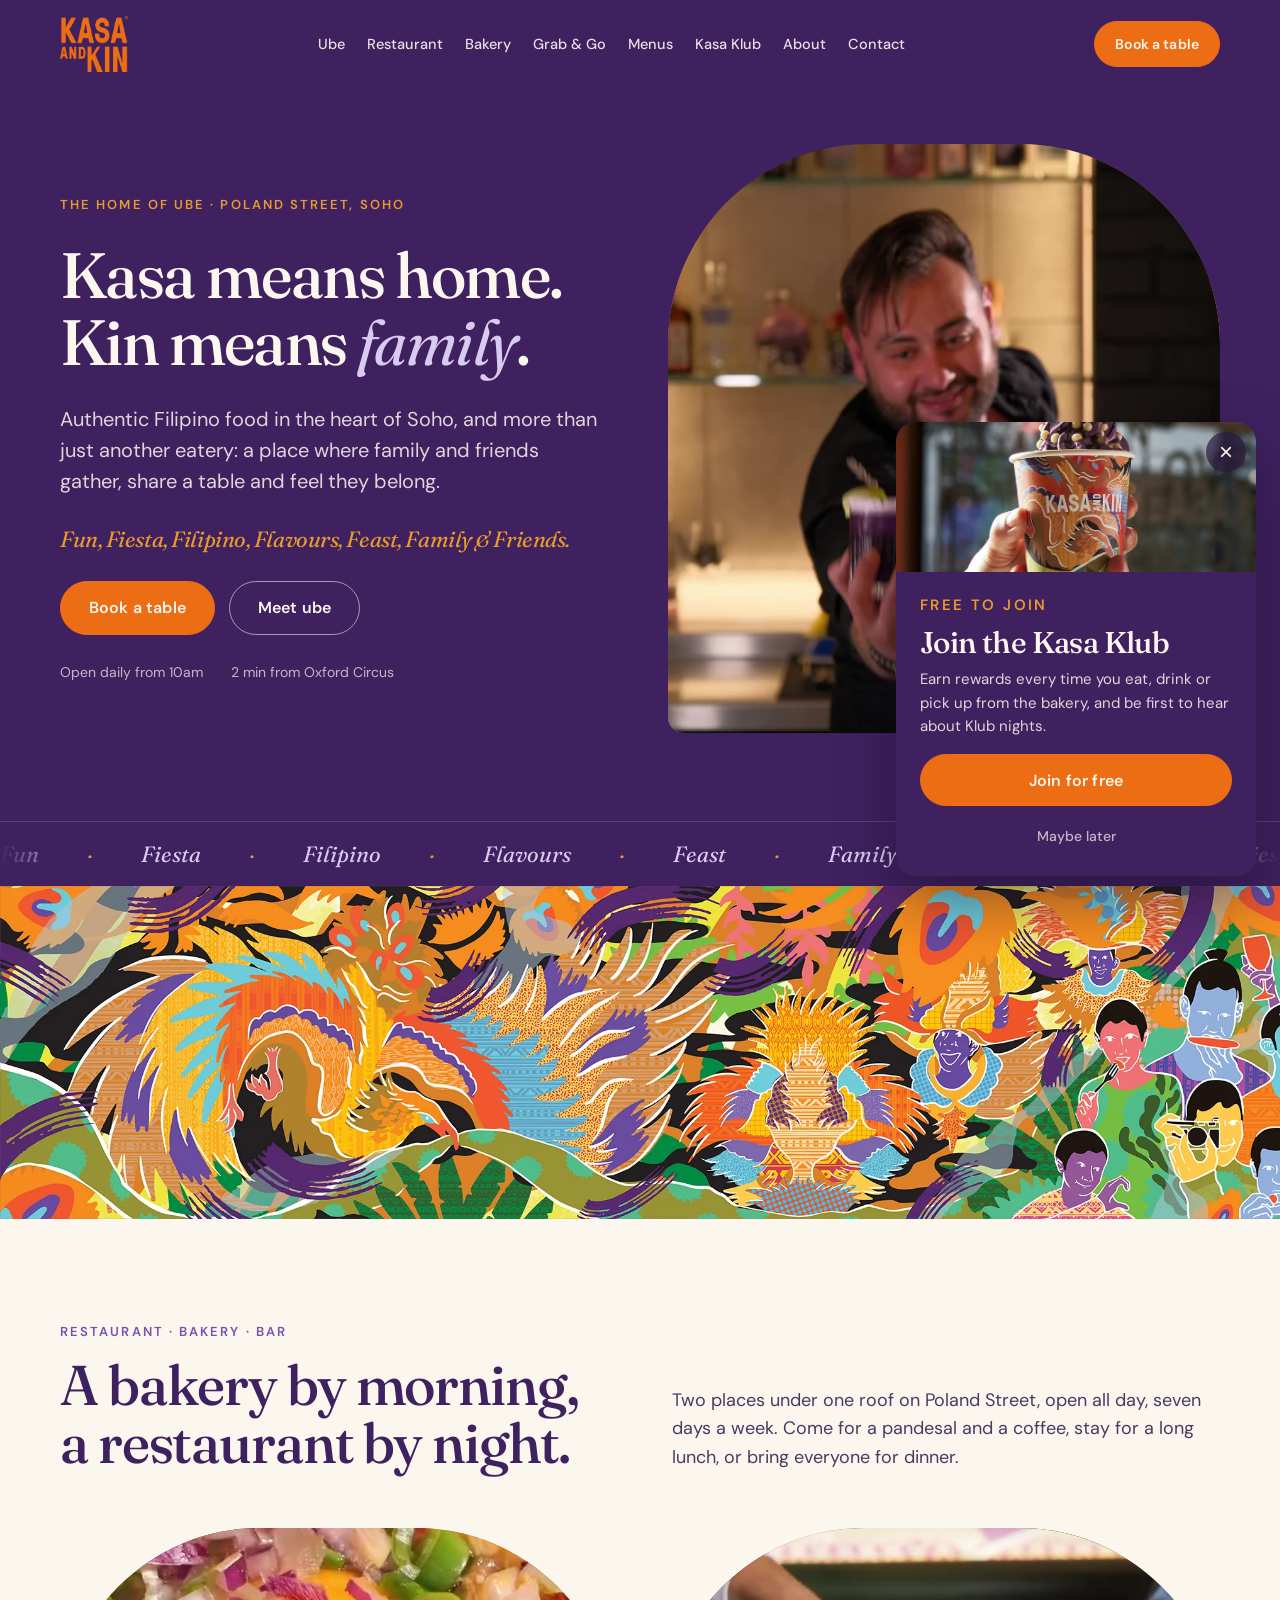
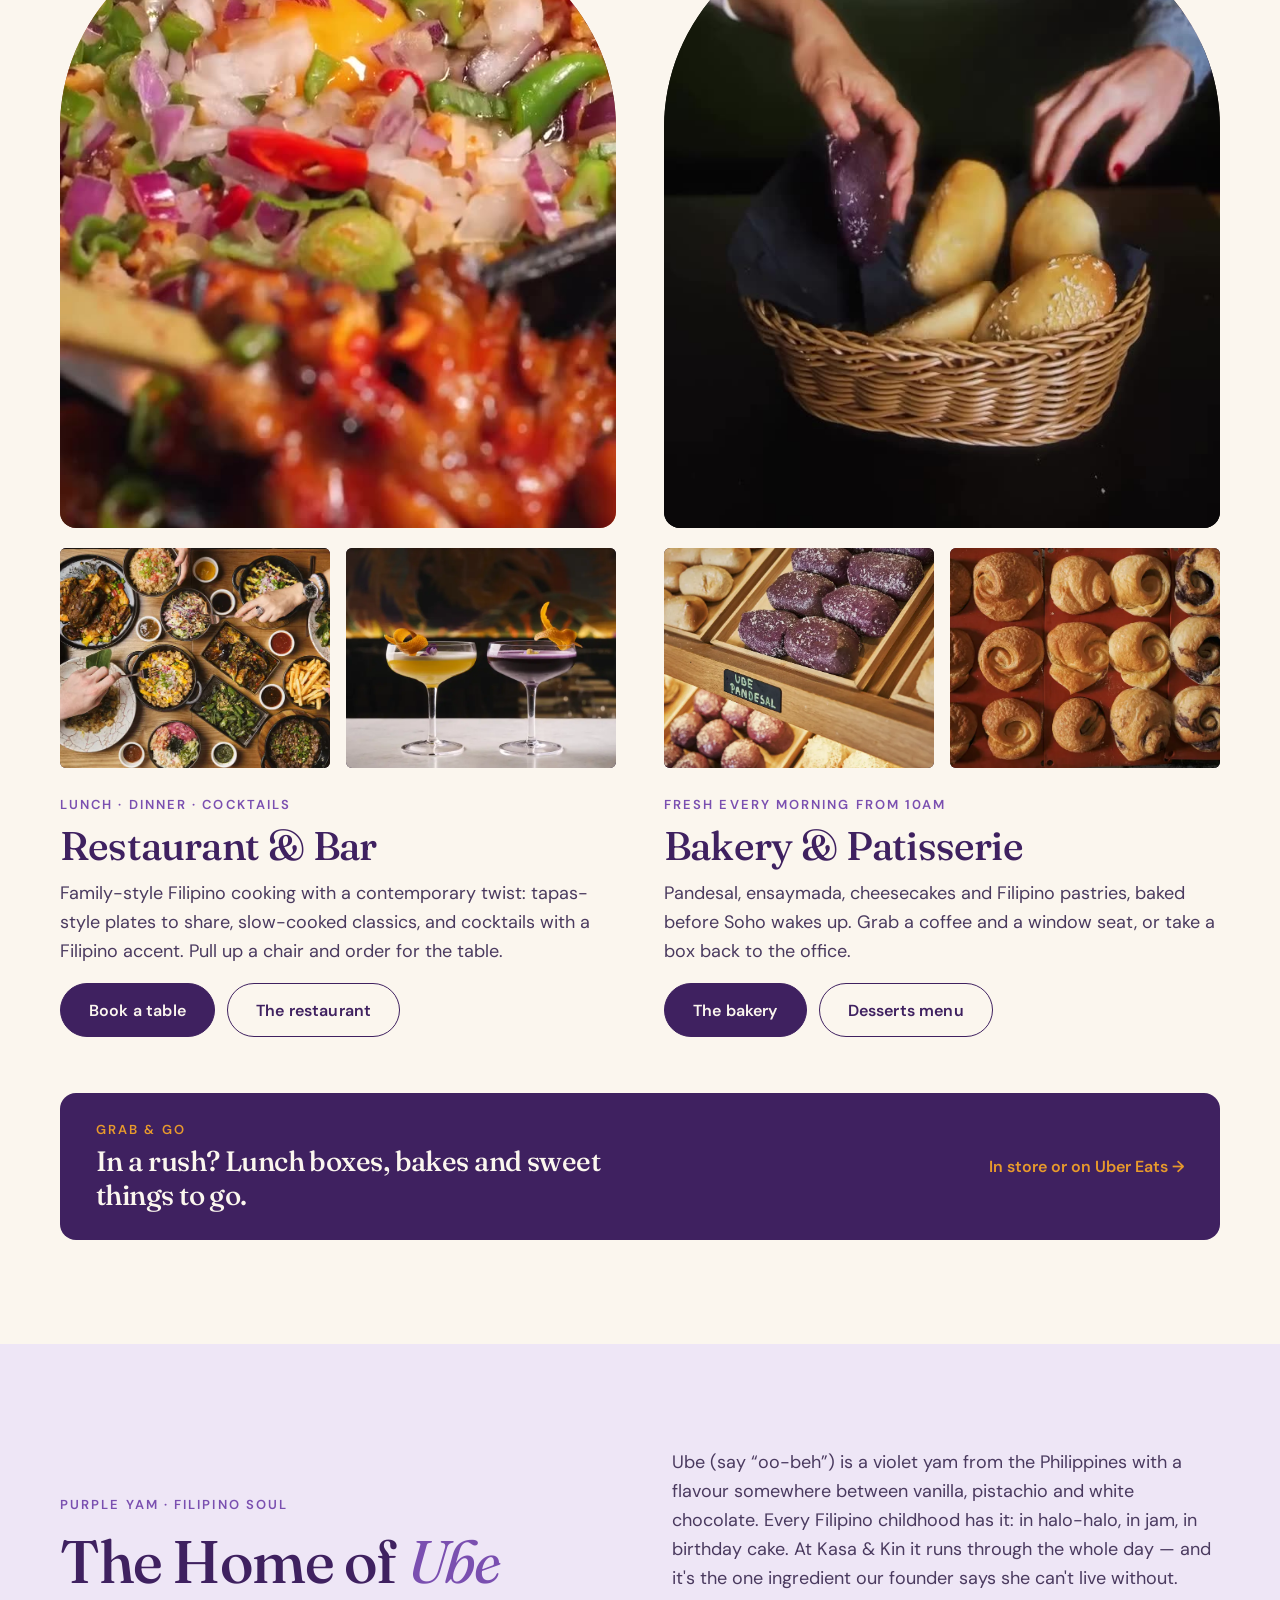
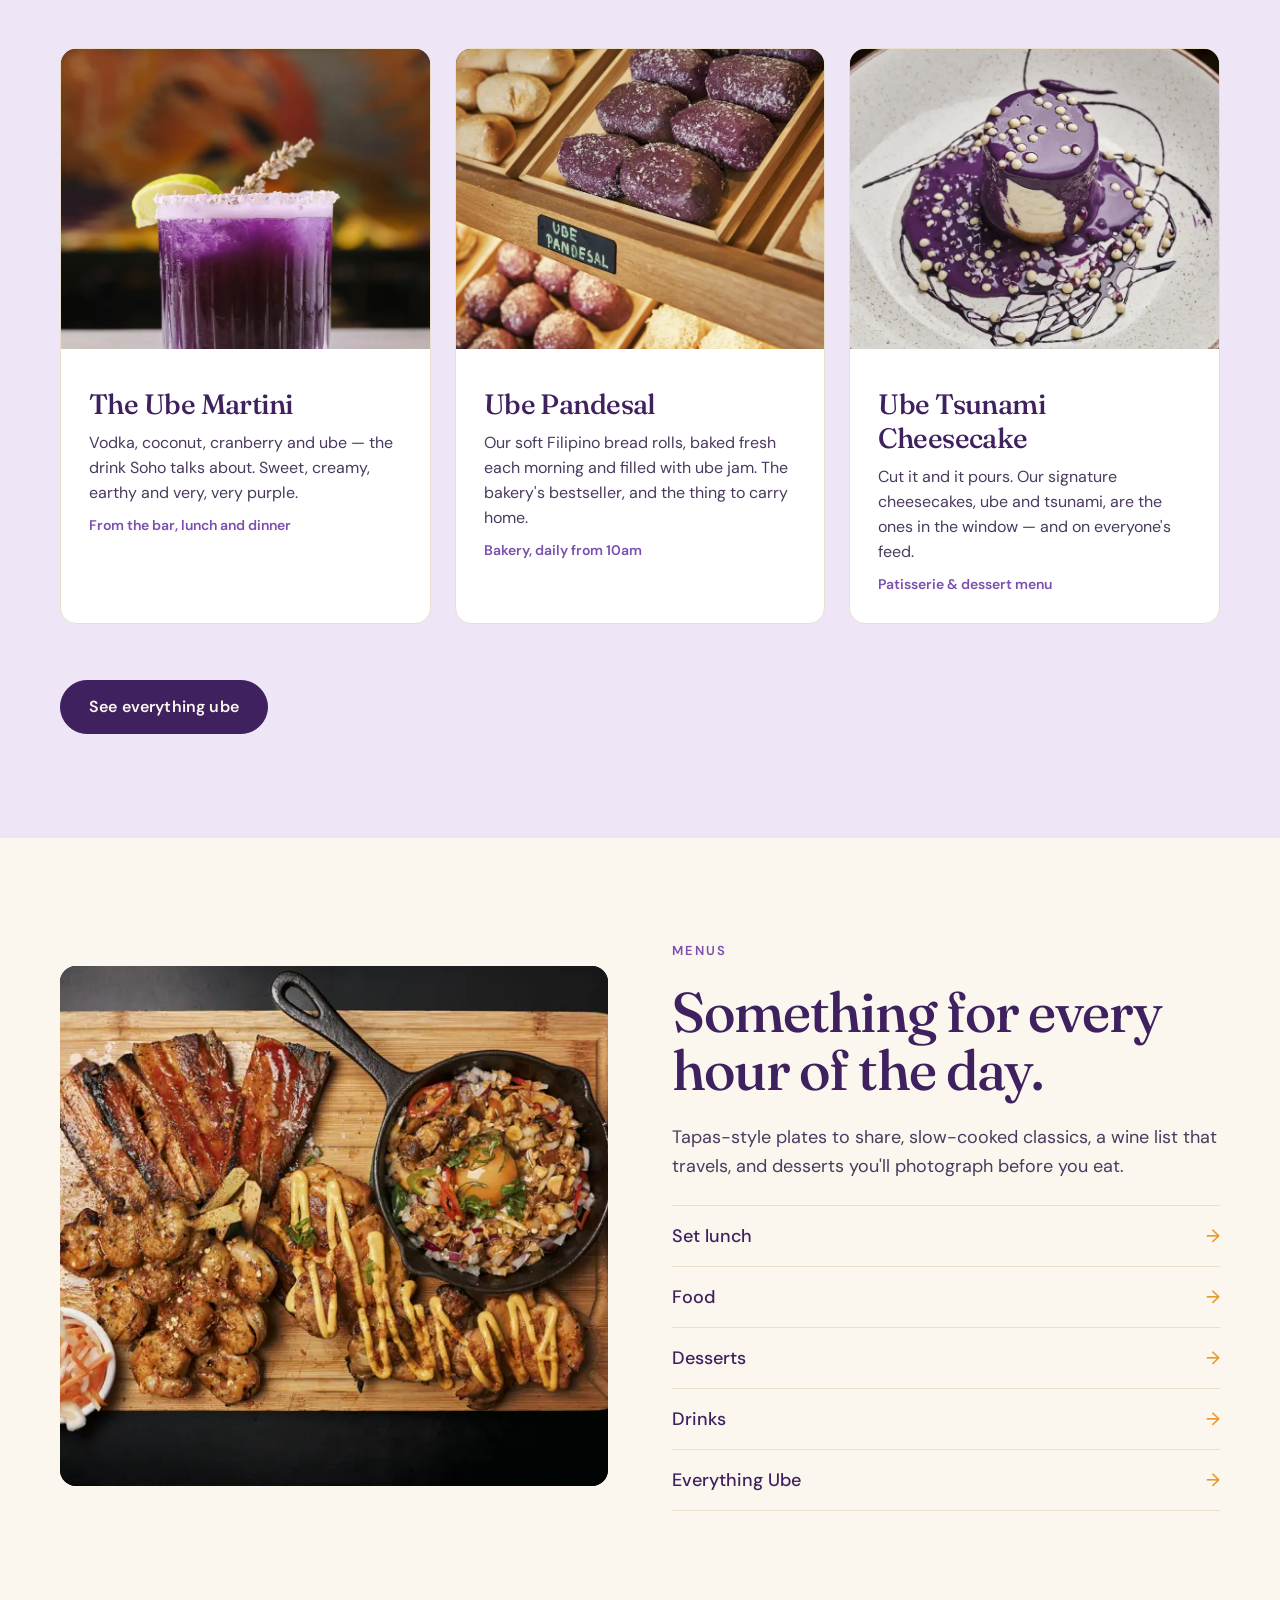
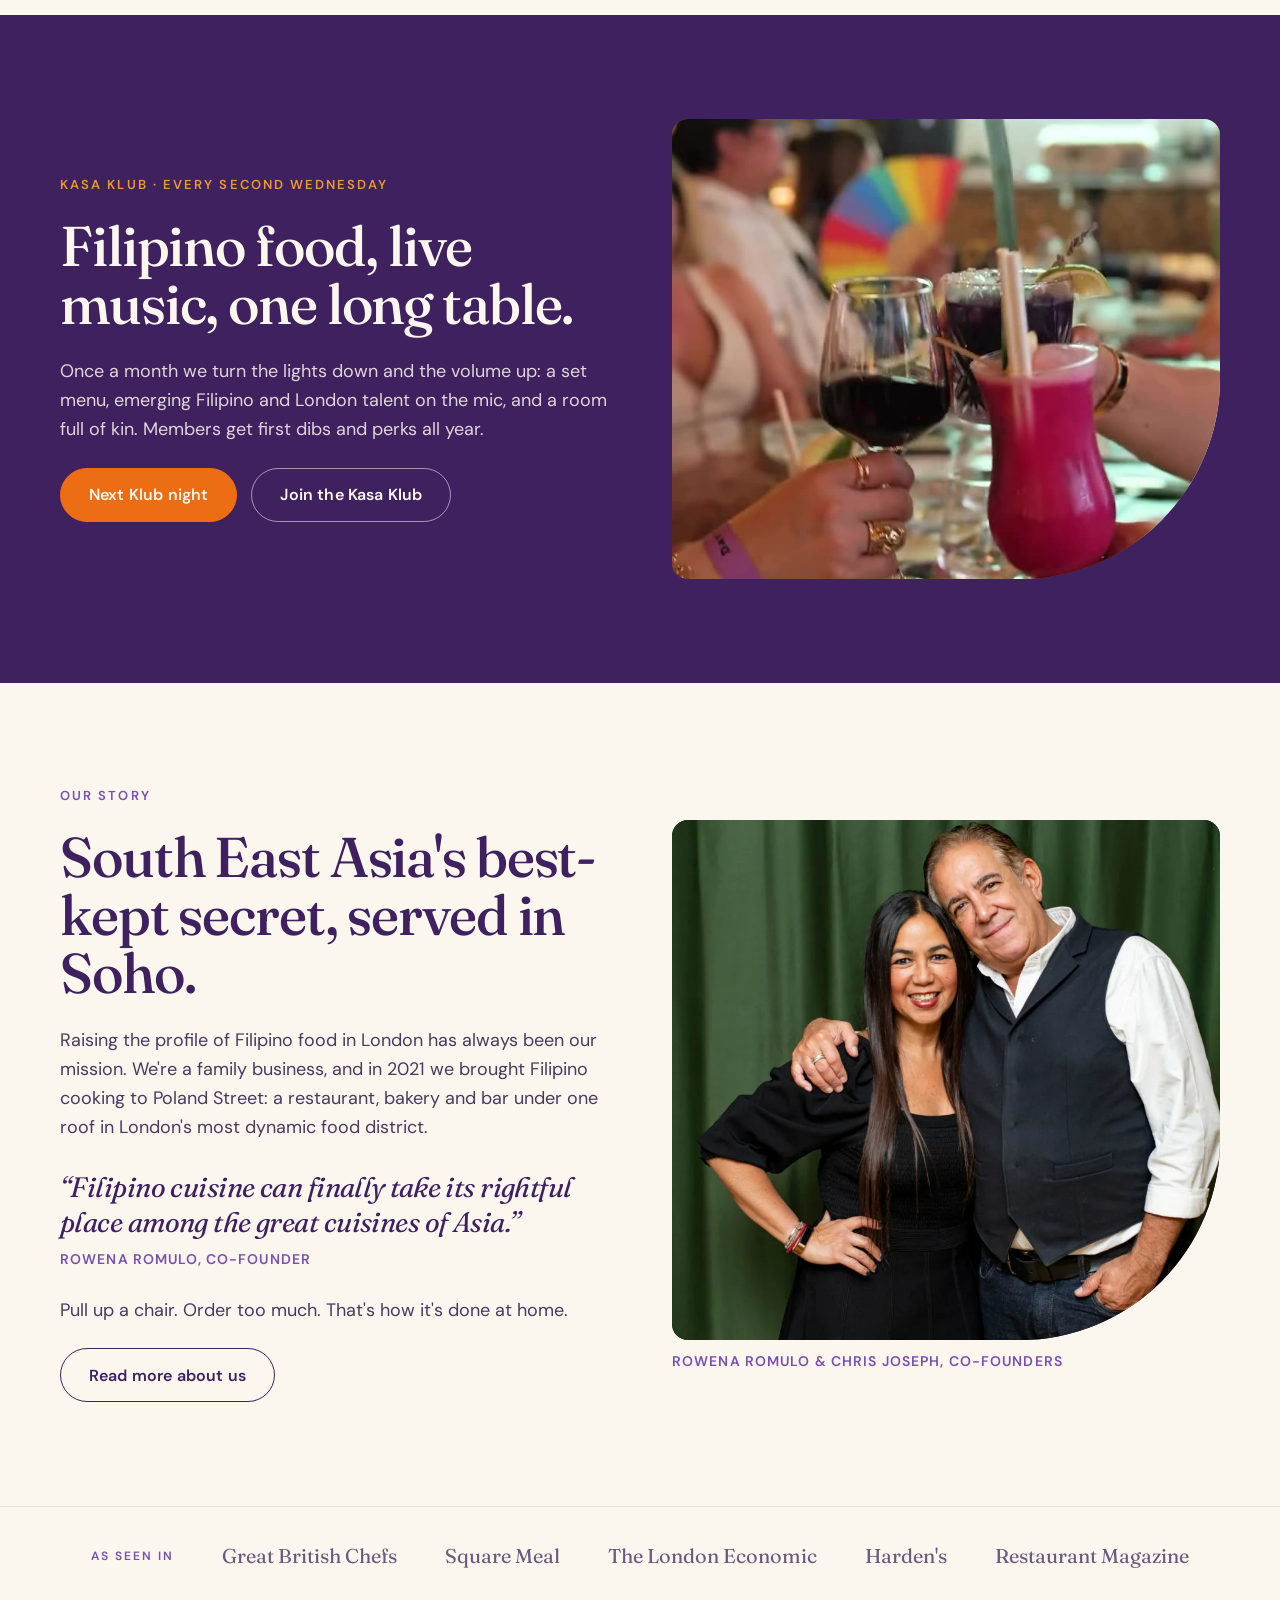
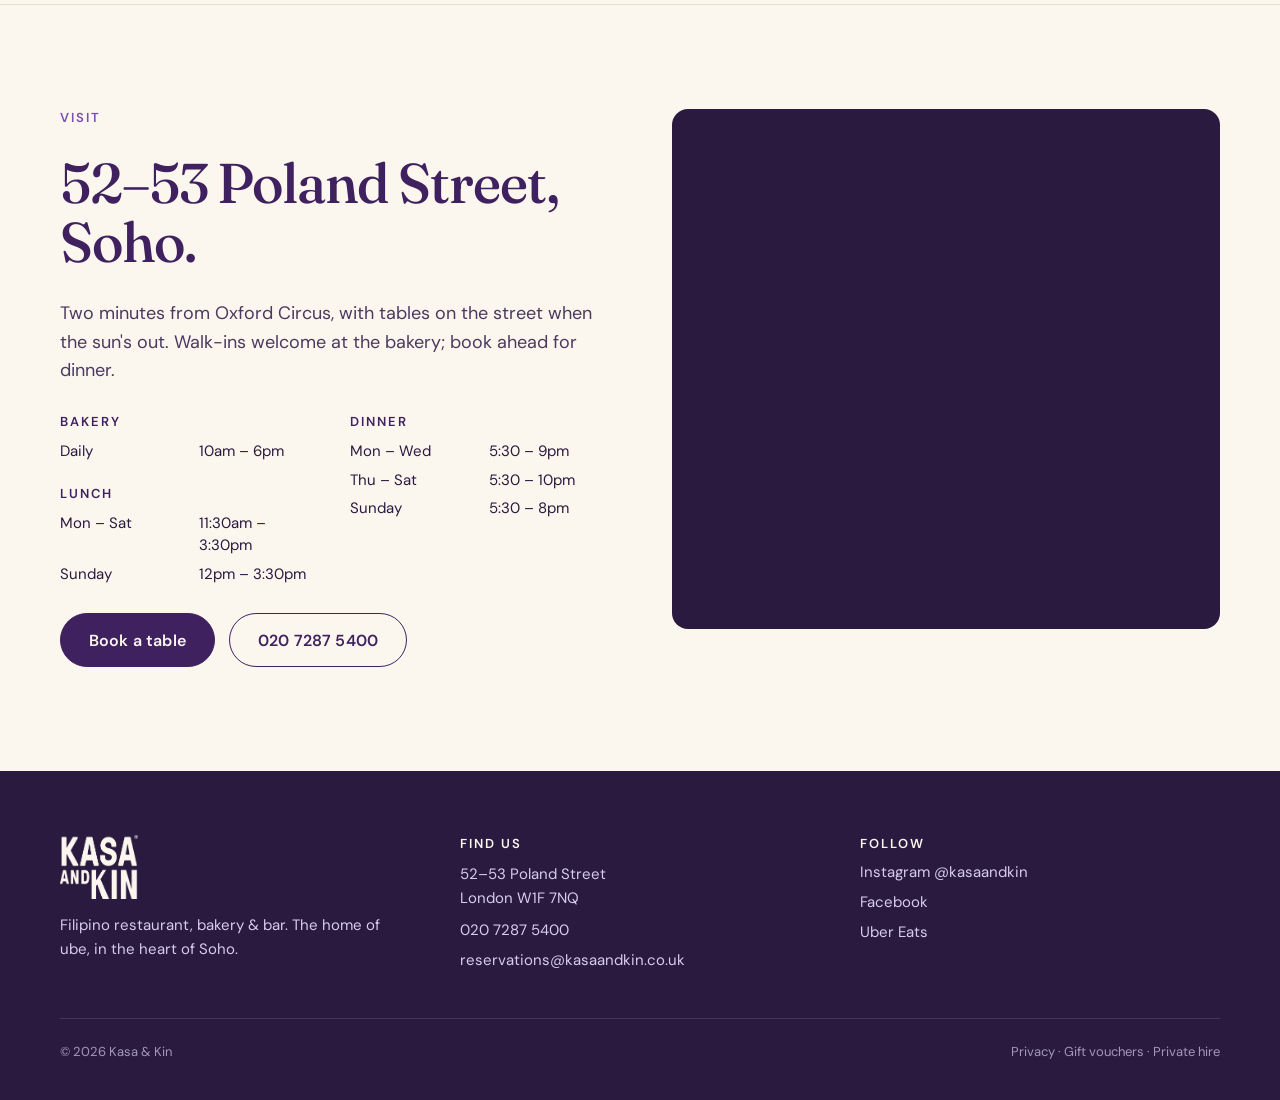
<file: index.html>
<!doctype html>
<html lang="en">
<head>
<meta charset="utf-8">
<meta name="viewport" content="width=device-width, initial-scale=1">
<title>Kasa & Kin | Filipino Restaurant, Bakery & Bar in Soho — The Home of Ube</title>
<meta name="description" content="Filipino restaurant, bakery and bar on Poland Street, Soho. Home of the Ube Martini, ube pandesal and ube cheesecake. Book a table or order to go.">
<link rel="canonical" href="https://kasaandkin.co.uk/">
<meta property="og:title" content="Kasa & Kin | Filipino Restaurant, Bakery & Bar in Soho — The Home of Ube">
<meta property="og:description" content="Filipino restaurant, bakery and bar on Poland Street, Soho. Home of the Ube Martini, ube pandesal and ube cheesecake. Book a table or order to go.">
<meta property="og:type" content="website">
<meta property="og:url" content="https://kasaandkin.co.uk/">
<meta property="og:image" content="https://kasaandkin.co.uk/images/og-ube.jpg">
<meta name="theme-color" content="#3F2160">
<link rel="icon" href="images/favicon.png"><link rel="apple-touch-icon" href="images/favicon.png">
<link rel="preconnect" href="https://fonts.googleapis.com">
<link rel="preconnect" href="https://fonts.gstatic.com" crossorigin>
<link href="https://fonts.googleapis.com/css2?family=Fraunces:ital,opsz,wght@0,9..144,300..900;1,9..144,300..900&family=DM+Sans:wght@400;500;600;700&display=swap" rel="stylesheet">
<link rel="stylesheet" href="css/style.css?v=20261104184150">
<script type="application/ld+json">
{"@context":"https://schema.org","@type":"Restaurant","name":"Kasa & Kin","servesCuisine":"Filipino","url":"https://kasaandkin.co.uk/","telephone":"+442072875400","email":"reservations@kasaandkin.co.uk",
"address":{"@type":"PostalAddress","streetAddress":"52-53 Poland Street","addressLocality":"London","postalCode":"W1F 7NQ","addressCountry":"GB"},
"sameAs":["https://instagram.com/kasaandkin"],"priceRange":"££",
"openingHoursSpecification":[
{"@type":"OpeningHoursSpecification","dayOfWeek":["Monday","Tuesday","Wednesday","Thursday","Friday","Saturday","Sunday"],"opens":"10:00","closes":"18:00","description":"Bakery"},
{"@type":"OpeningHoursSpecification","dayOfWeek":["Monday","Tuesday","Wednesday","Thursday","Friday","Saturday"],"opens":"11:30","closes":"15:30","description":"Lunch"},
{"@type":"OpeningHoursSpecification","dayOfWeek":"Sunday","opens":"12:00","closes":"15:30","description":"Lunch"},
{"@type":"OpeningHoursSpecification","dayOfWeek":["Monday","Tuesday","Wednesday"],"opens":"17:30","closes":"21:00","description":"Dinner"},
{"@type":"OpeningHoursSpecification","dayOfWeek":["Thursday","Friday","Saturday"],"opens":"17:30","closes":"22:00","description":"Dinner"},
{"@type":"OpeningHoursSpecification","dayOfWeek":"Sunday","opens":"17:30","closes":"20:00","description":"Dinner"}]}
</script>
</head>
<body>
<div class="site" style="display:flex;flex-direction:column;background:#FBF6EE">

<!-- ===== HEADER + HERO (ube ground) ===== -->
<header class="site-header" style="background:#3F2160;color:#FBF6EE;box-sizing:border-box;position:relative">
<div class="hero-bg" aria-hidden="true"><div class="ph-media" style="position:absolute;inset:0;background-image:url(video/kk-v07.jpg);background-size:cover;background-position:center"><video autoplay muted loop playsinline webkit-playsinline disablepictureinpicture preload="auto" poster="video/kk-v07.jpg"><source src="video/kk-hero.mp4" type="video/mp4"></video></div></div>
  <div class="topbar-shell"><div class="wrap topbar" style="display:flex;align-items:center;justify-content:space-between;gap:24px;padding-top:18px;padding-bottom:18px">
    <a href="index.html" class="logo" aria-label="Kasa and Kin home" style="display:flex;align-items:center;flex-shrink:0"><img src="images/logo.png" alt="Kasa and Kin" style="height:56px;width:auto;display:block"></a>
    <button class="nav-toggle" type="button" aria-expanded="false" aria-controls="site-nav" aria-label="Open menu"><span class="burger" aria-hidden="true"><span></span><span></span><span></span></span><span class="nav-toggle-label">Menu</span></button><nav id="site-nav" class="nav" aria-label="Main"><a href="ube.html">Ube</a><a href="restaurant.html">Restaurant</a><a href="bakery.html">Bakery</a><a href="grab-and-go.html">Grab &amp; Go</a><a href="menus.html">Menus</a><a href="kasa-klub.html">Kasa Klub</a><a href="about.html">About</a><a href="contact.html">Contact</a><a href="https://tables.toasttab.com/restaurants/767cba43-fa35-4088-9961-1121550fa5e2/reserve?partySize=2" target="_blank" rel="noopener" class="btn btn-gold nav-book">Book a table</a></nav>
    <a href="https://tables.toasttab.com/restaurants/767cba43-fa35-4088-9961-1121550fa5e2/reserve?partySize=2" target="_blank" rel="noopener" class="btn btn-gold book-top" style="min-height:44px;padding:0 20px;font-size:14px;white-space:nowrap;flex-shrink:0">Book<span class="bt-long">&nbsp;a table</span></a>
  </div></div>

  <div id="top" class="wrap cols2 hero-grid" style="display:grid;grid-template-columns:repeat(2, minmax(0, 1fr));gap:56px;align-items:center;padding-top:56px;padding-bottom:88px" >
    <div style="display:flex;flex-direction:column;gap:28px">
      <p class="eyebrow" style="margin:0;color:#E89A2C">The home of ube · Poland Street, Soho</p>
      <h1 class="h-display hero-h" style="font-size:64px;line-height:1.05;color:#FBF6EE;letter-spacing:-0.025em">Kasa means home.<br>Kin means <em style="font-style:italic;font-weight:400;color:#D9CBEF">family</em>.</h1>
      <p style="margin:0;font-size:20px;line-height:1.55;max-width:540px;color:rgba(251,246,238,0.85)">Authentic Filipino food in the heart of Soho, and more than just another eatery: a place where family and friends gather, share a table and feel they belong.</p>
      <p class="h-display" style="margin:0;font-size:22px;font-style:italic;font-weight:400;color:#E89A2C">Fun, Fiesta, Filipino, Flavours, Feast, Family &amp; Friends.</p>
      <div style="display:flex;gap:14px;flex-wrap:wrap">
        <a href="https://tables.toasttab.com/restaurants/767cba43-fa35-4088-9961-1121550fa5e2/reserve?partySize=2" target="_blank" rel="noopener" class="btn btn-gold">Book a table</a>
        <a href="#ube" class="btn btn-ghost">Meet ube</a>
      </div>
      <div style="display:flex;gap:28px;flex-wrap:wrap;font-size:14px;color:rgba(251,246,238,0.7)">
        <span>Open daily from 10am</span>
        <span>2 min from Oxford Circus</span>
      </div>
    </div>
    <div class="hero-media"><div class="ph ph-media hero-vid" style="border-radius:200px 200px 16px 16px;background-image:url(video/kk-v07.jpg)"><video autoplay muted loop playsinline webkit-playsinline disablepictureinpicture preload="auto" poster="video/kk-v07.jpg" aria-label="The Kasa and Kin team, then a montage of dishes from the kitchen and bakery"><source src="video/kk-hero.mp4" type="video/mp4"></video></div></div>
  </div>

  <div style="border-top:1px solid rgba(251,246,238,0.15);padding:18px 0;color:#D9CBEF">
    <div class="marquee" aria-label="Fun, Fiesta, Filipino, Flavours, Feast, Family and Friends"><div class="marquee-track" aria-hidden="true"><div class="marquee-group"><span>Fun</span><span class="dot">·</span><span>Fiesta</span><span class="dot">·</span><span>Filipino</span><span class="dot">·</span><span>Flavours</span><span class="dot">·</span><span>Feast</span><span class="dot">·</span><span>Family &amp; Friends</span><span class="dot">·</span><span>Fun</span><span class="dot">·</span><span>Fiesta</span><span class="dot">·</span><span>Filipino</span><span class="dot">·</span><span>Flavours</span><span class="dot">·</span><span>Feast</span><span class="dot">·</span><span>Family &amp; Friends</span><span class="dot">·</span></div><div class="marquee-group"><span>Fun</span><span class="dot">·</span><span>Fiesta</span><span class="dot">·</span><span>Filipino</span><span class="dot">·</span><span>Flavours</span><span class="dot">·</span><span>Feast</span><span class="dot">·</span><span>Family &amp; Friends</span><span class="dot">·</span><span>Fun</span><span class="dot">·</span><span>Fiesta</span><span class="dot">·</span><span>Filipino</span><span class="dot">·</span><span>Flavours</span><span class="dot">·</span><span>Feast</span><span class="dot">·</span><span>Family &amp; Friends</span><span class="dot">·</span></div></div></div>
  </div>
</header>

<!-- ===== MURAL ===== -->
<section class="mural mural-big" role="img" aria-label="The Kasa and Kin mural: a phoenix, festival dancers and a crowd of friends eating and drinking, in purple, orange and green"></section>

<!-- ===== RESTAURANT & BAKERY ===== -->
<section id="allday" style="background:#FBF6EE;padding:104px 0">
  <div class="wrap" style="display:flex;flex-direction:column;gap:56px">
    <div class="cols2" style="display:grid;grid-template-columns:repeat(2, minmax(0, 1fr));gap:64px;align-items:end">
      <div style="display:flex;flex-direction:column;gap:16px">
        <p class="eyebrow" style="margin:0;color:#7A4FB0">Restaurant · Bakery · Bar</p>
        <h2 class="h-display sec-h" style="font-size:56px;line-height:1.04;color:#3F2160">A bakery by morning, a restaurant by night.</h2>
      </div>
      <p class="body">Two places under one roof on Poland Street, open all day, seven days a week. Come for a pandesal and a coffee, stay for a long lunch, or bring everyone for dinner.</p>
    </div>
    <div class="cols2" style="display:grid;grid-template-columns:repeat(2, minmax(0, 1fr));gap:48px;align-items:start">
    <article style="display:flex;flex-direction:column;gap:20px">
      <div class="ph ph-media" style="height:600px;border-radius:200px 200px 16px 16px;background-image:url(video/kk-v02.jpg)"><video autoplay muted loop playsinline webkit-playsinline disablepictureinpicture preload="auto" poster="video/kk-v02.jpg" aria-label="Skewers on the grill and dishes from the kitchen"><source src="video/kk-v02.mp4" type="video/mp4"></video></div>
      <div style="display:grid;grid-template-columns:repeat(2, minmax(0, 1fr));gap:16px"><div class="ph ph-media" style="height:220px"><picture><source type="image/webp" srcset="images/kk-16-800.webp 800w, images/kk-16-1600.webp 1600w" sizes="(max-width:860px) 100vw, 50vw"><img src="images/kk-16-1600.jpg" alt="A full Filipino feast laid out on the table" loading="lazy" decoding="async" style="object-position:center"></picture></div><div class="ph ph-media" style="height:220px"><picture><source type="image/webp" srcset="images/kk-28-800.webp 800w, images/kk-28-1600.webp 1600w" sizes="(max-width:860px) 100vw, 50vw"><img src="images/kk-28-1600.jpg" alt="Two cocktails, one golden and one ube purple" loading="lazy" decoding="async" style="object-position:center"></picture></div></div>
      <div style="display:flex;flex-direction:column;gap:12px;padding-top:8px">
        <p class="eyebrow" style="margin:0;color:#7A4FB0">Lunch · dinner · cocktails</p>
        <h3 class="h-display" style="font-size:40px;line-height:1.05;color:#3F2160">Restaurant &amp; Bar</h3>
        <p class="body">Family-style Filipino cooking with a contemporary twist: tapas-style plates to share, slow-cooked classics, and cocktails with a Filipino accent. Pull up a chair and order for the table.</p>
        <div style="display:flex;gap:12px;flex-wrap:wrap;margin-top:6px"><a href="https://tables.toasttab.com/restaurants/767cba43-fa35-4088-9961-1121550fa5e2/reserve?partySize=2" target="_blank" rel="noopener" class="btn btn-ube">Book a table</a><a href="restaurant.html" class="btn btn-outline">The restaurant</a></div>
      </div>
    </article>
    <article style="display:flex;flex-direction:column;gap:20px">
      <div class="ph ph-media" style="height:600px;border-radius:200px 200px 16px 16px;background-image:url(video/kk-v13.jpg);background-position:center bottom"><video style="object-position:center bottom" autoplay muted loop playsinline webkit-playsinline disablepictureinpicture preload="auto" poster="video/kk-v13.jpg" aria-label="Ube pandesal being made in the bakery"><source src="video/kk-v13.mp4" type="video/mp4"></video></div>
      <div style="display:grid;grid-template-columns:repeat(2, minmax(0, 1fr));gap:16px"><div class="ph ph-media" style="height:220px"><picture><source type="image/webp" srcset="images/kk-29-800.webp 800w, images/kk-29-1600.webp 1600w" sizes="(max-width:860px) 100vw, 50vw"><img src="images/kk-29-1600.jpg" alt="Ube pandesal on the bakery counter" loading="lazy" decoding="async" style="object-position:center"></picture></div><div class="ph ph-media" style="height:220px"><picture><source type="image/webp" srcset="images/kk-31-800.webp 800w, images/kk-31-1600.webp 1600w" sizes="(max-width:860px) 100vw, 50vw"><img src="images/kk-31-1600.jpg" alt="Trays of ensaymada and pastries" loading="lazy" decoding="async" style="object-position:center"></picture></div></div>
      <div style="display:flex;flex-direction:column;gap:12px;padding-top:8px">
        <p class="eyebrow" style="margin:0;color:#7A4FB0">Fresh every morning from 10am</p>
        <h3 class="h-display" style="font-size:40px;line-height:1.05;color:#3F2160">Bakery &amp; Patisserie</h3>
        <p class="body">Pandesal, ensaymada, cheesecakes and Filipino pastries, baked before Soho wakes up. Grab a coffee and a window seat, or take a box back to the office.</p>
        <div style="display:flex;gap:12px;flex-wrap:wrap;margin-top:6px"><a href="bakery.html" class="btn btn-ube">The bakery</a><a href="menus.html#desserts" class="btn btn-outline">Desserts menu</a></div>
      </div>
    </article>
    </div>
    <a href="grab-and-go.html" class="cols2" style="display:grid;grid-template-columns:repeat(2, minmax(0, 1fr));gap:24px;align-items:center;background:#3F2160;color:#FBF6EE;border-radius:16px;padding:28px 36px">
      <span style="display:flex;flex-direction:column;gap:6px"><span class="eyebrow" style="color:#E89A2C">Grab &amp; Go</span><span class="h-display" style="font-size:28px;color:#FBF6EE">In a rush? Lunch boxes, bakes and sweet things to go.</span></span>
      <span style="justify-self:end;font-weight:600;font-size:16px;color:#E89A2C">In store or on Uber Eats →</span>
    </a>
  </div>
</section>

<!-- ===== UBE SECTION ===== -->
<section id="ube" style="background:#EEE6F6"><div class="wrap" style="padding-top:104px;padding-bottom:104px;display:flex;flex-direction:column;gap:56px">
  <div class="cols2" style="display:grid;grid-template-columns:repeat(2, minmax(0, 1fr));gap:64px;align-items:end">
    <div style="display:flex;flex-direction:column;gap:18px">
      <p class="eyebrow" style="margin:0;color:#7A4FB0">Purple yam · Filipino soul</p>
      <h2 class="h-display sec-h" style="font-size:60px;line-height:1.02;color:#3F2160">The Home of <em style="font-style:italic;font-weight:400;color:#7A4FB0">Ube</em></h2>
    </div>
    <p style="margin:0;font-size:18px;line-height:1.6;color:#4A3A5F">Ube (say “oo-beh”) is a violet yam from the Philippines with a flavour somewhere between vanilla, pistachio and white chocolate. Every Filipino childhood has it: in halo-halo, in jam, in birthday cake. At Kasa &amp; Kin it runs through the whole day — and it's the one ingredient our founder says she can't live without.</p>
  </div>

  <div class="cols3" style="display:grid;grid-template-columns:repeat(3, minmax(0, 1fr));gap:24px">
    <article class="card" style="padding:0;overflow:hidden">
      <div class="ph ph-media" style="height:300px;border-radius:0"><picture><source type="image/webp" srcset="images/kk-26-800.webp 800w, images/kk-26-1600.webp 1600w" sizes="(max-width:860px) 100vw, 50vw"><img src="images/kk-26-1600.jpg" alt="Violet cocktail with lime" loading="lazy" decoding="async" style="object-position:center"></picture></div>
      <div style="padding:24px 28px 30px;display:flex;flex-direction:column;gap:10px">
        <h3 class="h-display" style="font-size:28px;color:#3F2160">The Ube Martini</h3>
        <p style="margin:0;font-size:16px;line-height:1.55;color:#4A3A5F">Vodka, coconut, cranberry and ube — the drink Soho talks about. Sweet, creamy, earthy and very, very purple.</p>
        <span style="font-size:14px;font-weight:600;color:#7A4FB0">From the bar, lunch and dinner</span>
      </div>
    </article>
    <article class="card" style="padding:0;overflow:hidden">
      <div class="ph ph-media" style="height:300px;border-radius:0"><picture><source type="image/webp" srcset="images/kk-29-800.webp 800w, images/kk-29-1600.webp 1600w" sizes="(max-width:860px) 100vw, 50vw"><img src="images/kk-29-1600.jpg" alt="Ube pandesal on the bakery counter" loading="lazy" decoding="async" style="object-position:center"></picture></div>
      <div style="padding:24px 28px 30px;display:flex;flex-direction:column;gap:10px">
        <h3 class="h-display" style="font-size:28px;color:#3F2160">Ube Pandesal</h3>
        <p style="margin:0;font-size:16px;line-height:1.55;color:#4A3A5F">Our soft Filipino bread rolls, baked fresh each morning and filled with ube jam. The bakery's bestseller, and the thing to carry home.</p>
        <span style="font-size:14px;font-weight:600;color:#7A4FB0">Bakery, daily from 10am</span>
      </div>
    </article>
    <article class="card" style="padding:0;overflow:hidden">
      <div class="ph ph-media" style="height:300px;border-radius:0"><picture><source type="image/webp" srcset="images/kk-01-800.webp 800w, images/kk-01-1600.webp 1600w" sizes="(max-width:860px) 100vw, 50vw"><img src="images/kk-01-1600.jpg" alt="Ube cheesecake on a speckled plate" loading="lazy" decoding="async" style="object-position:center"></picture></div>
      <div style="padding:24px 28px 30px;display:flex;flex-direction:column;gap:10px">
        <h3 class="h-display" style="font-size:28px;color:#3F2160">Ube Tsunami Cheesecake</h3>
        <p style="margin:0;font-size:16px;line-height:1.55;color:#4A3A5F">Cut it and it pours. Our signature cheesecakes, ube and tsunami, are the ones in the window — and on everyone's feed.</p>
        <span style="font-size:14px;font-weight:600;color:#7A4FB0">Patisserie &amp; dessert menu</span>
      </div>
    </article>
  </div>

  <div style="display:flex;gap:14px;flex-wrap:wrap;align-items:center">
    <a href="ube.html" class="btn btn-ube">See everything ube</a>
  </div>
</div></section>

<!-- ===== MENUS ===== -->
<section id="menus-home" class="wrap" style="padding-top:104px;padding-bottom:104px">
  <div class="cols2" style="display:grid;grid-template-columns:repeat(2, minmax(0, 1fr));gap:64px;align-items:center">
    <div class="ph ph-media" style="height:520px;border-radius:16px"><picture><source type="image/webp" srcset="images/kk-07-800.webp 800w, images/kk-07-1600.webp 1600w" sizes="(max-width:860px) 100vw, 50vw"><img src="images/kk-07-1600.jpg" alt="Sharing board of pork belly, chicken and sisig" loading="lazy" decoding="async" style="object-position:center"></picture></div>
    <div style="display:flex;flex-direction:column;gap:24px">
      <p class="eyebrow" style="margin:0;color:#7A4FB0">Menus</p>
      <h2 class="h-display sec-h" style="font-size:56px;line-height:1.04;color:#3F2160">Something for every hour of the day.</h2>
      <p style="margin:0;font-size:18px;line-height:1.6;color:#4A3A5F">Tapas-style plates to share, slow-cooked classics, a wine list that travels, and desserts you'll photograph before you eat.</p>
      <div style="display:flex;flex-direction:column;border-top:1px solid #EADFCB">
        <a href="menus.html#lunch" style="display:flex;justify-content:space-between;align-items:center;padding:18px 0;border-bottom:1px solid #EADFCB;font-size:18px;font-weight:500"><span>Set lunch</span><span style="color:#E89A2C">→</span></a>
        <a href="menus.html#food" style="display:flex;justify-content:space-between;align-items:center;padding:18px 0;border-bottom:1px solid #EADFCB;font-size:18px;font-weight:500"><span>Food</span><span style="color:#E89A2C">→</span></a>
        <a href="menus.html#desserts" style="display:flex;justify-content:space-between;align-items:center;padding:18px 0;border-bottom:1px solid #EADFCB;font-size:18px;font-weight:500"><span>Desserts</span><span style="color:#E89A2C">→</span></a>
        <a href="menus.html#drinks" style="display:flex;justify-content:space-between;align-items:center;padding:18px 0;border-bottom:1px solid #EADFCB;font-size:18px;font-weight:500"><span>Drinks</span><span style="color:#E89A2C">→</span></a>
        <a href="menus.html#ube" style="display:flex;justify-content:space-between;align-items:center;padding:18px 0;border-bottom:1px solid #EADFCB;font-size:18px;font-weight:500"><span>Everything Ube</span><span style="color:#E89A2C">→</span></a>
      </div>
    </div>
  </div>
</section>

<!-- ===== KASA KLUB ===== -->
<section id="klub" style="background:#3F2160;color:#FBF6EE;padding:104px 0">
  <div class="wrap cols2" style="display:grid;grid-template-columns:repeat(2, minmax(0, 1fr));gap:64px;align-items:center">
    <div style="display:flex;flex-direction:column;gap:24px">
      <p class="eyebrow" style="margin:0;color:#E89A2C">Kasa Klub · every second Wednesday</p>
      <h2 class="h-display sec-h" style="font-size:56px;line-height:1.04;color:#FBF6EE">Filipino food, live music, one long table.</h2>
      <p style="margin:0;font-size:18px;line-height:1.6;color:rgba(251,246,238,0.85)">Once a month we turn the lights down and the volume up: a set menu, emerging Filipino and London talent on the mic, and a room full of kin. Members get first dibs and perks all year.</p>
      <div style="display:flex;gap:14px;flex-wrap:wrap">
        <a href="kasa-klub.html" class="btn btn-gold">Next Klub night</a>
        <a href="https://www.toasttab.com/kasa-and-kin/rewardsSignup" class="btn btn-ghost" target="_blank" rel="noopener">Join the Kasa Klub</a>
      </div>
    </div>
    <div class="ph ph-media" style="height:460px;border-radius:16px 16px 200px 16px;background-image:url(video/kk-v08.jpg)"><video autoplay muted loop playsinline webkit-playsinline disablepictureinpicture preload="auto" poster="video/kk-v08.jpg" aria-label="Dinner service and a full dining room"><source src="video/kk-v08.mp4" type="video/mp4"></video></div>
  </div>
</section>

<!-- ===== STORY ===== -->
<section id="story" class="wrap" style="padding-top:104px;padding-bottom:104px">
  <div class="cols2" style="display:grid;grid-template-columns:repeat(2, minmax(0, 1fr));gap:64px;align-items:center">
    <div style="display:flex;flex-direction:column;gap:24px">
      <p class="eyebrow" style="margin:0;color:#7A4FB0">Our story</p>
      <h2 class="h-display sec-h" style="font-size:56px;line-height:1.04;color:#3F2160">South East Asia&#39;s best-kept secret, served in Soho.</h2>
      <p style="margin:0;font-size:18px;line-height:1.6;color:#4A3A5F">Raising the profile of Filipino food in London has always been our mission. We&#39;re a family business, and in 2021 we brought Filipino cooking to Poland Street: a restaurant, bakery and bar under one roof in London&#39;s most dynamic food district.</p>
      <blockquote style="margin:4px 0;padding:0;border:0;display:flex;flex-direction:column;gap:10px"><p class="h-display" style="margin:0;font-size:28px;line-height:1.25;font-style:italic;font-weight:400;color:#3F2160">“Filipino cuisine can finally take its rightful place among the great cuisines of Asia.”</p><footer style="font-size:14px;font-weight:600;letter-spacing:0.08em;text-transform:uppercase;color:#7A4FB0">Rowena Romulo, co-founder</footer></blockquote>
      <p style="margin:0;font-size:18px;line-height:1.6;color:#4A3A5F">Pull up a chair. Order too much. That's how it's done at home.</p>
      <a href="about.html" class="btn btn-outline" style="align-self:flex-start">Read more about us</a>
    </div>
    <figure style="margin:0;display:flex;flex-direction:column;gap:12px"><div class="ph ph-media" style="height:520px;border-radius:16px 16px 200px 16px"><picture><source type="image/webp" srcset="images/kk-founders-900.webp"><img src="images/kk-founders-900.jpg" alt="Kasa and Kin co-founders Rowena Romulo and Chris Joseph" loading="lazy" decoding="async" style="object-position:center 20%"></picture></div><figcaption style="font-size:14px;font-weight:600;letter-spacing:0.08em;text-transform:uppercase;color:#7A4FB0">Rowena Romulo &amp; Chris Joseph, co-founders</figcaption></figure>
  </div>
</section>

<!-- ===== PRESS ===== -->
<section style="border-top:1px solid #EADFCB;border-bottom:1px solid #EADFCB;padding:36px 0">
  <div class="wrap" style="display:flex;flex-wrap:wrap;gap:20px 48px;align-items:center;justify-content:center;font-family:'Fraunces',Georgia,serif;font-size:20px;color:#6A5A7F">
    <span class="eyebrow" style="font-family:'DM Sans',sans-serif;font-size:12px;color:#7A4FB0">As seen in</span>
    <span>Great British Chefs</span><span>Square Meal</span><span>The London Economic</span><span>Harden's</span><span>Restaurant Magazine</span>
  </div>
</section>

<!-- ===== VISIT ===== -->
<section id="visit" class="wrap" style="padding-top:104px;padding-bottom:104px">
  <div class="cols2" style="display:grid;grid-template-columns:repeat(2, minmax(0, 1fr));gap:64px;align-items:start">
    <div style="display:flex;flex-direction:column;gap:28px">
      <p class="eyebrow" style="margin:0;color:#7A4FB0">Visit</p>
      <h2 class="h-display sec-h" style="font-size:56px;line-height:1.04;color:#3F2160">52–53 Poland Street, Soho.</h2>
      <p style="margin:0;font-size:18px;line-height:1.6;color:#4A3A5F">Two minutes from Oxford Circus, with tables on the street when the sun's out. Walk-ins welcome at the bakery; book ahead for dinner.</p>
      <div style="display:grid;grid-template-columns:repeat(2, minmax(0, 1fr));gap:32px">
        <div style="display:flex;flex-direction:column;gap:10px">
          <h3 class="eyebrow" style="margin:0;color:#3F2160">Bakery</h3>
          <div class="hours"><span>Daily</span><span>10am – 6pm</span></div>
          <h3 class="eyebrow" style="margin:12px 0 0;color:#3F2160">Lunch</h3>
          <div class="hours"><span>Mon – Sat</span><span>11:30am – 3:30pm</span><span>Sunday</span><span>12pm – 3:30pm</span></div>
        </div>
        <div style="display:flex;flex-direction:column;gap:10px">
          <h3 class="eyebrow" style="margin:0;color:#3F2160">Dinner</h3>
          <div class="hours"><span>Mon – Wed</span><span>5:30 – 9pm</span><span>Thu – Sat</span><span>5:30 – 10pm</span><span>Sunday</span><span>5:30 – 8pm</span></div>
        </div>
      </div>
      <div style="display:flex;gap:14px;flex-wrap:wrap">
        <a href="https://tables.toasttab.com/restaurants/767cba43-fa35-4088-9961-1121550fa5e2/reserve?partySize=2" target="_blank" rel="noopener" class="btn btn-ube">Book a table</a>
        <a href="tel:02072875400" class="btn btn-outline">020 7287 5400</a>
      </div>
    </div>
    <div class="ph ph-media" style="height:520px;border-radius:16px"><iframe title="Map: 52-53 Poland Street, London W1F 7NQ" src="https://www.google.com/maps?q=Kasa+and+Kin,+52-53+Poland+Street,+London+W1F+7NQ&output=embed" loading="lazy" referrerpolicy="no-referrer-when-downgrade" style="border:0;width:100%;height:100%;border-radius:inherit"></iframe></div>
  </div>
</section>

<!-- ===== FOOTER ===== -->
<footer class="foot" style="background:#2A1A3F;color:#D9CBEF;padding:64px 0 40px">
  <div class="wrap" style="display:flex;flex-direction:column;gap:48px">
    <div class="cols3" style="display:grid;grid-template-columns:repeat(3, minmax(0, 1fr));gap:40px">
      <div style="display:flex;flex-direction:column;gap:14px">
        <img src="images/logo-cream.png" alt="Kasa and Kin" style="height:64px;width:auto;display:block">
        <p style="margin:0;font-size:15px;line-height:1.6;max-width:320px">Filipino restaurant, bakery &amp; bar. The home of ube, in the heart of Soho.</p>
      </div>
      <div style="display:flex;flex-direction:column;gap:10px">
        <span class="eyebrow" style="color:#FBF6EE">Find us</span>
        <span style="font-size:15px;line-height:1.6">52–53 Poland Street<br>London W1F 7NQ</span>
        <a href="tel:02072875400">020 7287 5400</a>
        <a href="mailto:reservations@kasaandkin.co.uk">reservations@kasaandkin.co.uk</a>
      </div>
      <div style="display:flex;flex-direction:column;gap:10px">
        <span class="eyebrow" style="color:#FBF6EE">Follow</span>
        <a href="https://instagram.com/kasaandkin">Instagram @kasaandkin</a>
        <a href="https://www.facebook.com">Facebook</a>
        <a href="https://www.ubereats.com">Uber Eats</a>
      </div>
    </div>
    <div style="display:flex;justify-content:space-between;flex-wrap:wrap;gap:12px;border-top:1px solid rgba(217,203,239,0.2);padding-top:24px;font-size:13px;opacity:0.7">
      <span>© 2026 Kasa &amp; Kin</span>
      <span>Privacy · Gift vouchers · Private hire</span>
    </div>
  </div>
</footer>

</div>
<aside class="kk-pop" id="kk-pop" role="dialog" aria-modal="false" aria-labelledby="kk-pop-title" hidden>
  <button class="kk-pop-x" type="button" aria-label="Close">×</button>
  <div class="kk-pop-img"><picture><source type="image/webp" srcset="images/kk-33-800.webp"><img src="images/kk-33-1600.jpg" alt="Ube soft serve in a Kasa and Kin cup" loading="lazy"></picture></div>
  <div class="kk-pop-body">
    <p class="eyebrow" style="margin:0;color:#E89A2C">Free to join</p>
    <h2 id="kk-pop-title" class="h-display">Join the Kasa Klub</h2>
    <p>Earn rewards every time you eat, drink or pick up from the bakery, and be first to hear about Klub nights.</p>
    <a class="btn btn-gold kk-pop-cta" href="https://www.toasttab.com/kasa-and-kin/rewardsSignup" target="_blank" rel="noopener">Join for free</a>
    <button class="kk-pop-later" type="button">Maybe later</button>
  </div>
</aside>
<script src="js/main.js?v=20261104181426"></script>
</body>
</html>
</file>
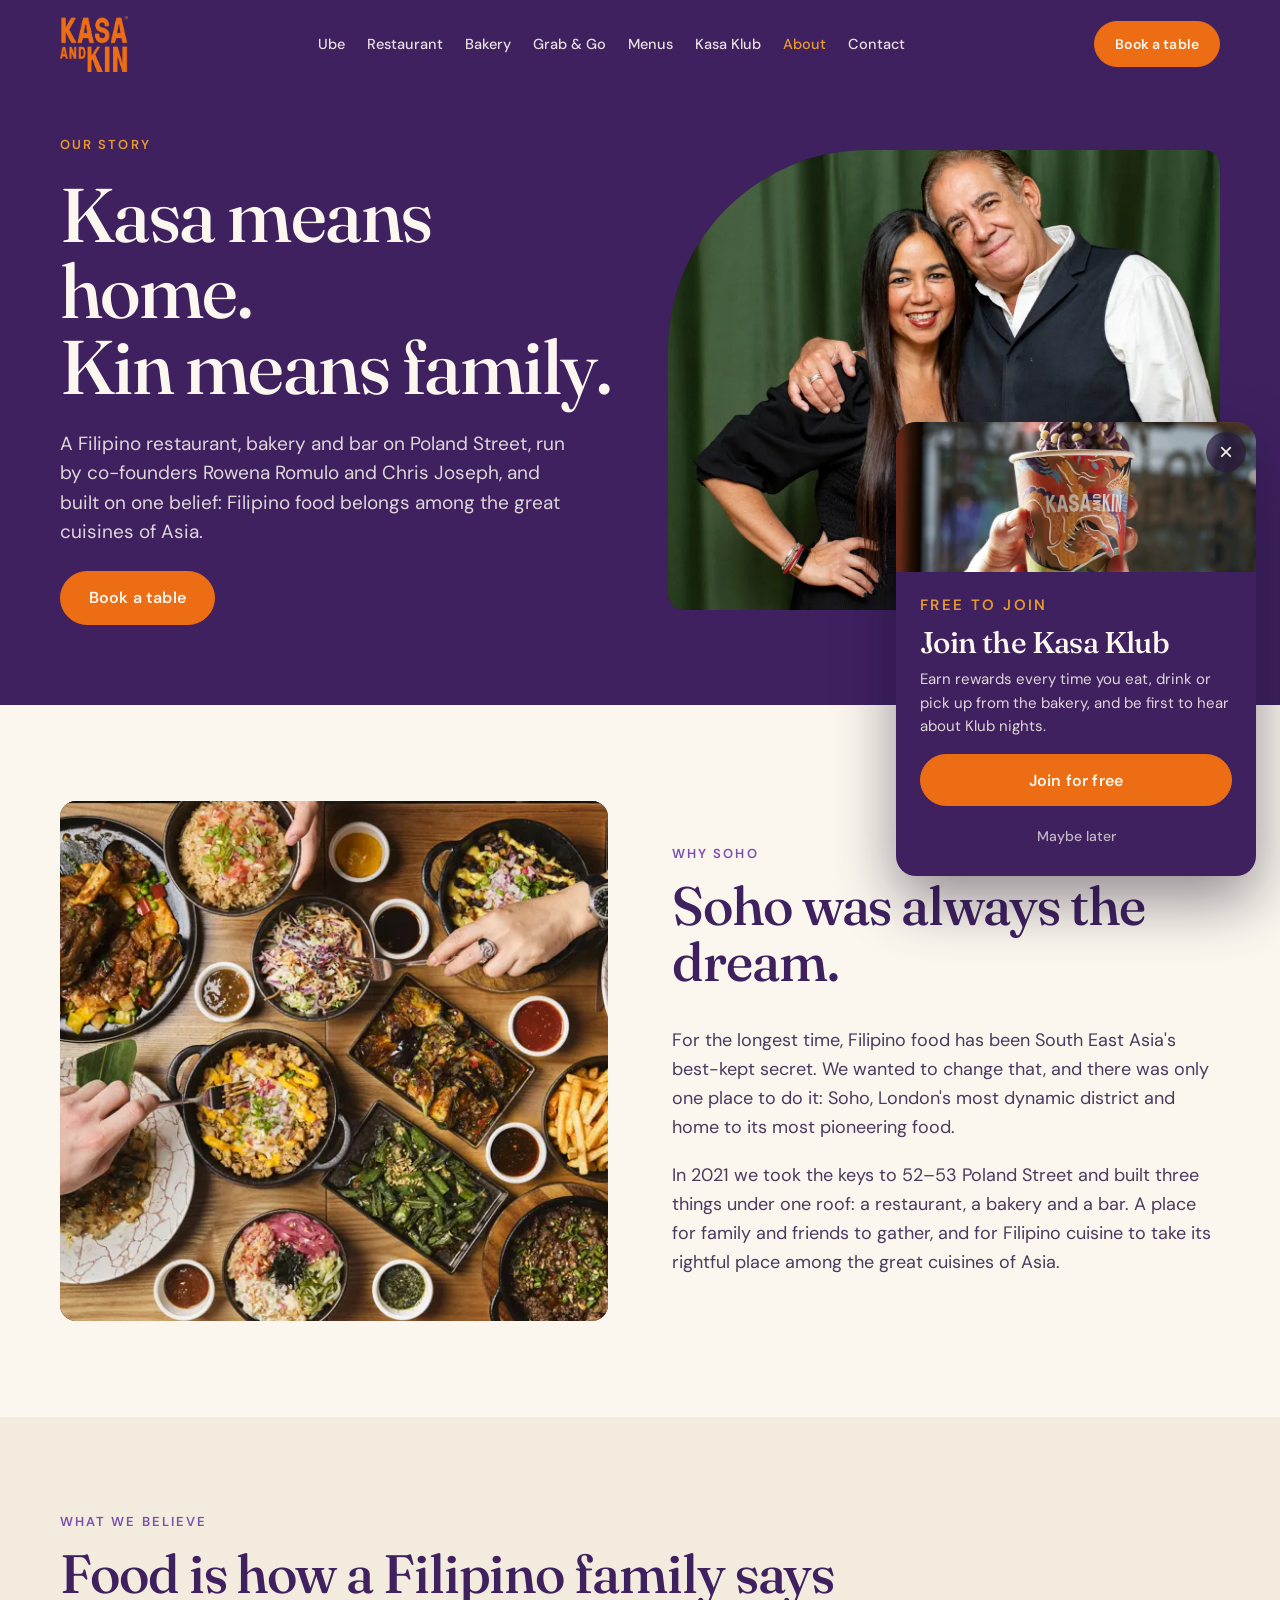
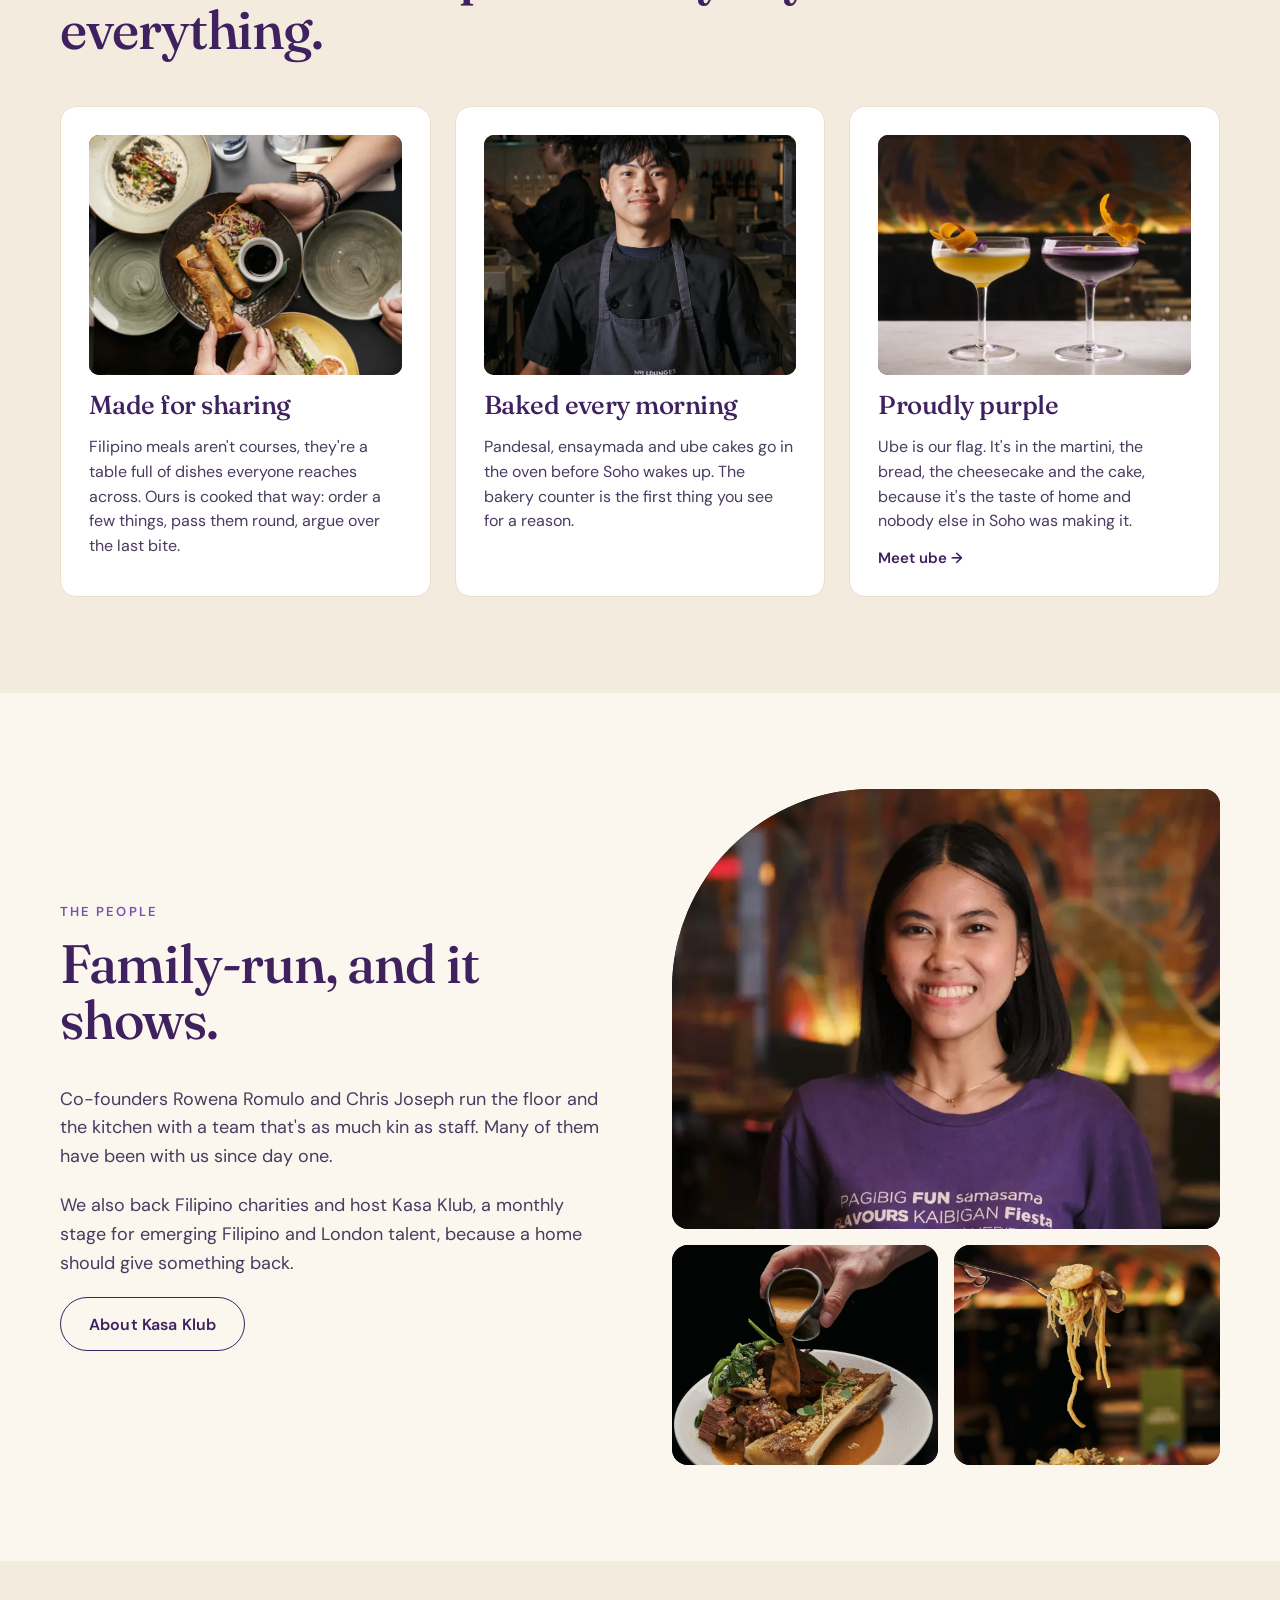
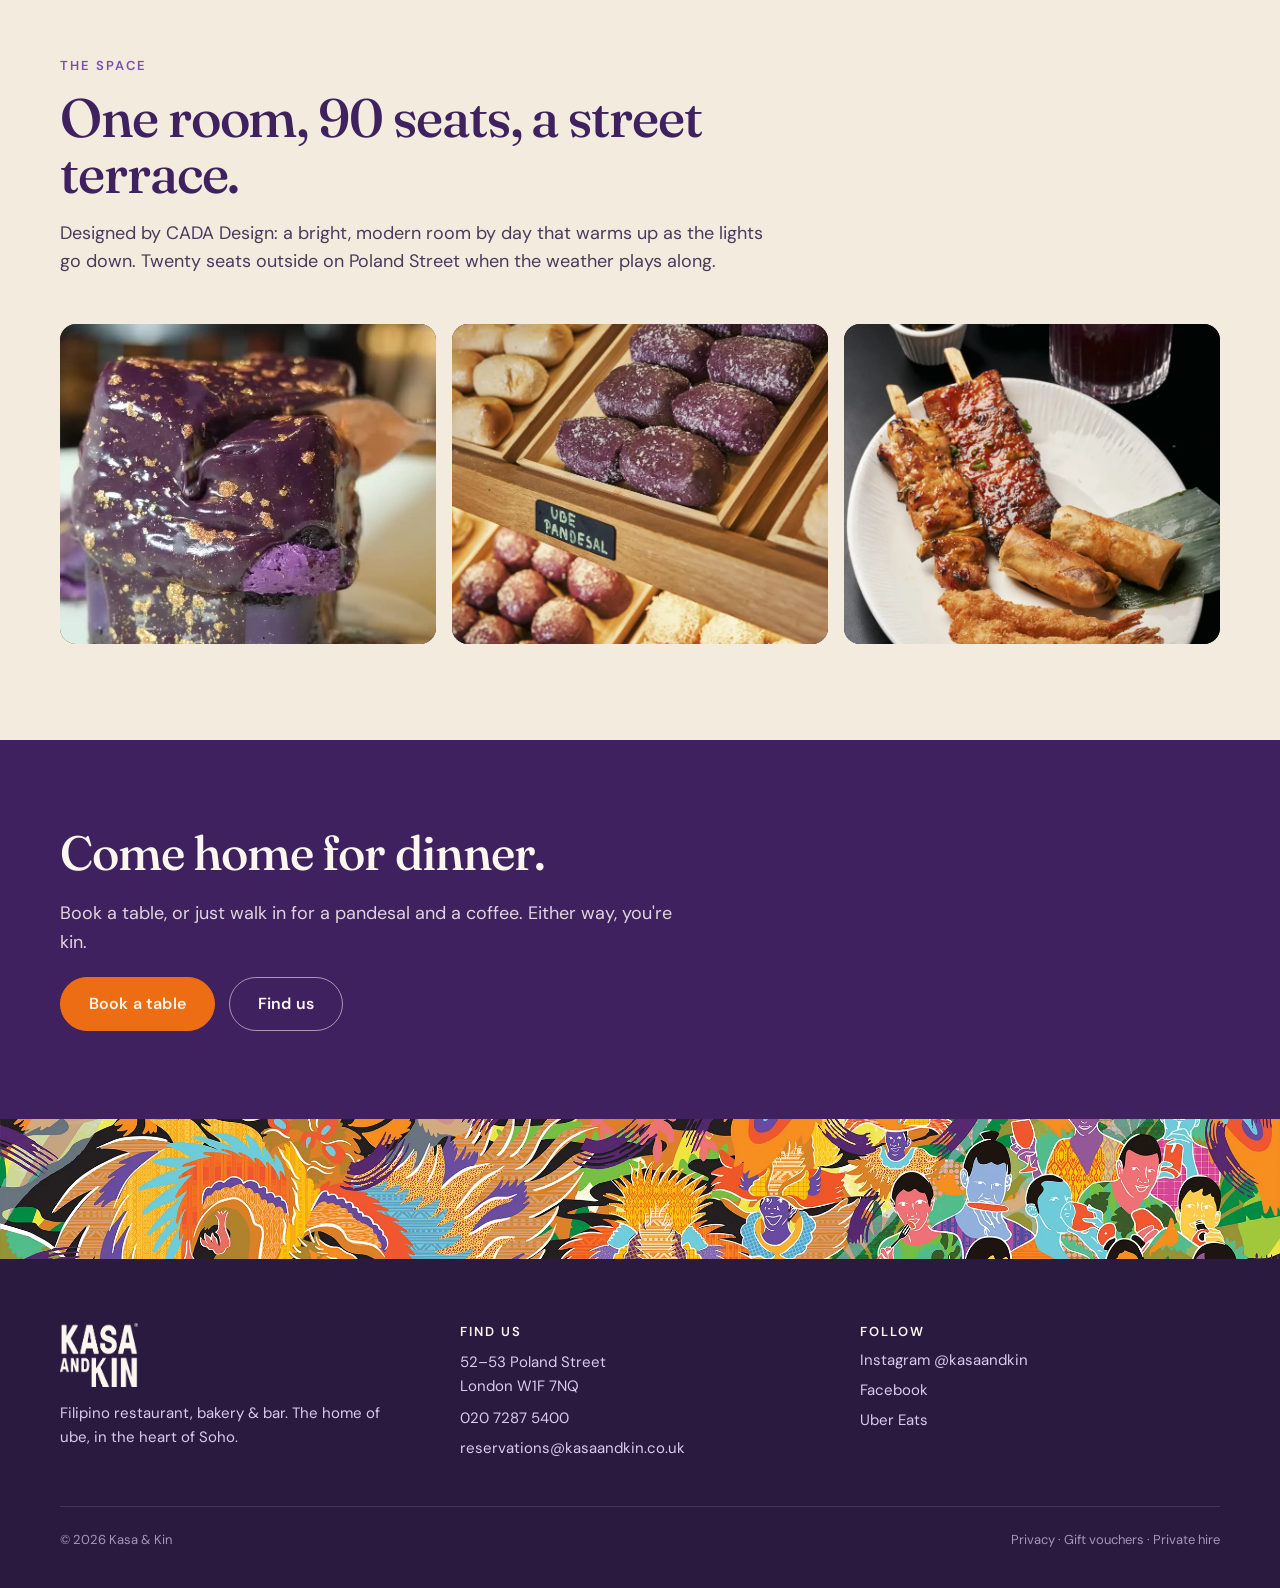
<file: about.html>
<!doctype html>
<html lang="en">
<head>
<meta charset="utf-8">
<meta name="viewport" content="width=device-width, initial-scale=1">
<title>About Kasa & Kin | Filipino family restaurant in Soho</title>
<meta name="description" content="Kasa means home, Kin means family. The story of Kasa & Kin, the family-run Filipino restaurant, bakery and bar on Poland Street, Soho.">
<link rel="canonical" href="https://kasaandkin.co.uk/about.html">
<meta property="og:title" content="About Kasa & Kin | Filipino family restaurant in Soho">
<meta property="og:description" content="Kasa means home, Kin means family. The story of Kasa & Kin, the family-run Filipino restaurant, bakery and bar on Poland Street, Soho.">
<meta property="og:type" content="website">
<meta property="og:url" content="https://kasaandkin.co.uk/about.html">
<meta property="og:image" content="https://kasaandkin.co.uk/images/og-ube.jpg">
<meta name="theme-color" content="#3F2160">
<link rel="icon" href="images/favicon.png"><link rel="apple-touch-icon" href="images/favicon.png">
<link rel="preconnect" href="https://fonts.googleapis.com">
<link rel="preconnect" href="https://fonts.gstatic.com" crossorigin>
<link href="https://fonts.googleapis.com/css2?family=Fraunces:ital,opsz,wght@0,9..144,300..900;1,9..144,300..900&family=DM+Sans:wght@400;500;600;700&display=swap" rel="stylesheet">
<link rel="stylesheet" href="css/style.css?v=20261104184150">

</head>
<body>
<div class="site" style="display:flex;flex-direction:column;background:#FBF6EE">
<header class="site-header" style="background:#3F2160;color:#FBF6EE;box-sizing:border-box">
  <div class="topbar-shell"><div class="wrap topbar" style="display:flex;align-items:center;justify-content:space-between;gap:24px;padding-top:18px;padding-bottom:18px">
    <a href="index.html" class="logo" aria-label="Kasa and Kin home" style="display:flex;align-items:center;flex-shrink:0"><img src="images/logo.png" alt="Kasa and Kin" style="height:56px;width:auto;display:block"></a>
    <button class="nav-toggle" type="button" aria-expanded="false" aria-controls="site-nav" aria-label="Open menu"><span class="burger" aria-hidden="true"><span></span><span></span><span></span></span><span class="nav-toggle-label">Menu</span></button><nav id="site-nav" class="nav" aria-label="Main"><a href="ube.html">Ube</a><a href="restaurant.html">Restaurant</a><a href="bakery.html">Bakery</a><a href="grab-and-go.html">Grab &amp; Go</a><a href="menus.html">Menus</a><a href="kasa-klub.html">Kasa Klub</a><a href="about.html">About</a><a href="contact.html">Contact</a><a href="https://tables.toasttab.com/restaurants/767cba43-fa35-4088-9961-1121550fa5e2/reserve?partySize=2" target="_blank" rel="noopener" class="btn btn-gold nav-book">Book a table</a></nav>
    <a href="https://tables.toasttab.com/restaurants/767cba43-fa35-4088-9961-1121550fa5e2/reserve?partySize=2" target="_blank" rel="noopener" class="btn btn-gold book-top" style="min-height:44px;padding:0 20px;font-size:14px;white-space:nowrap;flex-shrink:0">Book<span class="bt-long">&nbsp;a table</span></a>
  </div></div>
  <div class="wrap cols2" style="display:grid;grid-template-columns:repeat(2, minmax(0, 1fr));gap:56px;align-items:center;padding-top:48px;padding-bottom:80px">
    <div style="display:flex;flex-direction:column;gap:24px">
      <p class="eyebrow" style="margin:0;color:#E89A2C">Our story</p>
      <h1 class="h-display hero-h" style="font-size:76px;line-height:1.0;color:#FBF6EE">Kasa means home.<br>Kin means family.</h1>
      <p style="margin:0;font-size:19px;line-height:1.55;max-width:520px;color:rgba(251,246,238,0.85)">A Filipino restaurant, bakery and bar on Poland Street, run by co-founders Rowena Romulo and Chris Joseph, and built on one belief: Filipino food belongs among the great cuisines of Asia.</p>
      <div style="display:flex;gap:14px;flex-wrap:wrap"><a href="https://tables.toasttab.com/restaurants/767cba43-fa35-4088-9961-1121550fa5e2/reserve?partySize=2" target="_blank" rel="noopener" class="btn btn-gold">Book a table</a></div>
    </div>
    <div class="ph ph-media" style="height:460px;border-radius:200px 16px 16px 16px"><picture><source type="image/webp" srcset="images/kk-founders-900.webp"><img src="images/kk-founders-900.jpg" alt="Kasa and Kin co-founders Rowena Romulo and Chris Joseph" loading="eager" decoding="async" style="object-position:center 20%"></picture></div>
  </div>
</header>
<section style="padding:96px 0"><div class="wrap"><div class="cols2" style="display:grid;grid-template-columns:repeat(2, minmax(0, 1fr));gap:64px;align-items:center"><div class="ph ph-media" style="height:520px;border-radius:16px"><picture><source type="image/webp" srcset="images/kk-16-800.webp 800w, images/kk-16-1600.webp 1600w" sizes="(max-width:860px) 100vw, 50vw"><img src="images/kk-16-1600.jpg" alt="A full Filipino feast laid out on the table" loading="lazy" decoding="async" style="object-position:center"></picture></div><div style="display:flex;flex-direction:column;gap:20px"><div style="display:flex;flex-direction:column;gap:16px;max-width:820px;margin-bottom:48px"><p class="eyebrow" style="margin:0;color:#7A4FB0">Why Soho</p><h2 class="h-display sec-h" style="font-size:54px;line-height:1.04;color:#3F2160">Soho was always the dream.</h2></div><p class="body" style="margin-top:-32px">For the longest time, Filipino food has been South East Asia&#39;s best-kept secret. We wanted to change that, and there was only one place to do it: Soho, London&#39;s most dynamic district and home to its most pioneering food.</p><p class="body">In 2021 we took the keys to 52–53 Poland Street and built three things under one roof: a restaurant, a bakery and a bar. A place for family and friends to gather, and for Filipino cuisine to take its rightful place among the great cuisines of Asia.</p></div></div></div></section>
<section style="background:#F3EBDD;padding:96px 0"><div class="wrap"><div style="display:flex;flex-direction:column;gap:16px;max-width:820px;margin-bottom:48px"><p class="eyebrow" style="margin:0;color:#7A4FB0">What we believe</p><h2 class="h-display sec-h" style="font-size:54px;line-height:1.04;color:#3F2160">Food is how a Filipino family says everything.</h2></div><div class="cols3" style="display:grid;grid-template-columns:repeat(3, minmax(0, 1fr));gap:24px"><article class="card"><div class="ph ph-media" style="height:240px"><picture><source type="image/webp" srcset="images/kk-13-800.webp 800w, images/kk-13-1600.webp 1600w" sizes="(max-width:860px) 100vw, 50vw"><img src="images/kk-13-1600.jpg" alt="Hands reaching for lumpia at a shared table" loading="lazy" decoding="async" style="object-position:center"></picture></div><h3 class="h-display" style="font-size:26px;color:#3F2160">Made for sharing</h3><p style="margin:0;font-size:16px;line-height:1.55;color:#4A3A5F">Filipino meals aren't courses, they're a table full of dishes everyone reaches across. Ours is cooked that way: order a few things, pass them round, argue over the last bite.</p></article><article class="card"><div class="ph ph-media" style="height:240px"><picture><source type="image/webp" srcset="images/kk-32-800.webp 800w, images/kk-32-1600.webp 1600w" sizes="(max-width:860px) 100vw, 50vw"><img src="images/kk-32-1600.jpg" alt="Baker holding a tray of ube pandesal" loading="lazy" decoding="async" style="object-position:center 30%"></picture></div><h3 class="h-display" style="font-size:26px;color:#3F2160">Baked every morning</h3><p style="margin:0;font-size:16px;line-height:1.55;color:#4A3A5F">Pandesal, ensaymada and ube cakes go in the oven before Soho wakes up. The bakery counter is the first thing you see for a reason.</p></article><article class="card"><div class="ph ph-media" style="height:240px"><picture><source type="image/webp" srcset="images/kk-28-800.webp 800w, images/kk-28-1600.webp 1600w" sizes="(max-width:860px) 100vw, 50vw"><img src="images/kk-28-1600.jpg" alt="Two cocktails, one golden and one ube purple" loading="lazy" decoding="async" style="object-position:center"></picture></div><h3 class="h-display" style="font-size:26px;color:#3F2160">Proudly purple</h3><p style="margin:0;font-size:16px;line-height:1.55;color:#4A3A5F">Ube is our flag. It's in the martini, the bread, the cheesecake and the cake, because it's the taste of home and nobody else in Soho was making it.</p><a href="ube.html" style="font-weight:600;font-size:15px">Meet ube →</a></article></div></div></section>
<section style="padding:96px 0"><div class="wrap"><div class="cols2" style="display:grid;grid-template-columns:repeat(2, minmax(0, 1fr));gap:64px;align-items:center"><div style="display:flex;flex-direction:column;gap:20px"><div style="display:flex;flex-direction:column;gap:16px;max-width:820px;margin-bottom:48px"><p class="eyebrow" style="margin:0;color:#7A4FB0">The people</p><h2 class="h-display sec-h" style="font-size:54px;line-height:1.04;color:#3F2160">Family-run, and it shows.</h2></div><p class="body" style="margin-top:-32px">Co-founders Rowena Romulo and Chris Joseph run the floor and the kitchen with a team that's as much kin as staff. Many of them have been with us since day one.</p><p class="body">We also back Filipino charities and host Kasa Klub, a monthly stage for emerging Filipino and London talent, because a home should give something back.</p><a href="kasa-klub.html" class="btn btn-outline" style="align-self:flex-start">About Kasa Klub</a></div><div style="display:flex;flex-direction:column;gap:16px"><div class="ph ph-media" style="height:440px;border-radius:200px 16px 16px 16px"><picture><source type="image/webp" srcset="images/kk-10-800.webp 800w, images/kk-10-1600.webp 1600w" sizes="(max-width:860px) 100vw, 50vw"><img src="images/kk-10-1600.jpg" alt="Kasa and Kin team member holding a basket of ube pastries" loading="lazy" decoding="async" style="object-position:center 25%"></picture></div><div style="display:grid;grid-template-columns:repeat(2, minmax(0, 1fr));gap:16px"><div class="ph ph-media" style="height:220px;border-radius:16px"><picture><source type="image/webp" srcset="images/kk-23-800.webp 800w, images/kk-23-1600.webp 1600w" sizes="(max-width:860px) 100vw, 50vw"><img src="images/kk-23-1600.jpg" alt="Sauce poured over bone marrow and beef" loading="lazy" decoding="async" style="object-position:center"></picture></div><div class="ph ph-media" style="height:220px;border-radius:16px"><picture><source type="image/webp" srcset="images/kk-20-800.webp 800w, images/kk-20-1600.webp 1600w" sizes="(max-width:860px) 100vw, 50vw"><img src="images/kk-20-1600.jpg" alt="Pancit noodles lifted from the bowl" loading="lazy" decoding="async" style="object-position:center"></picture></div></div></div></div></div></section>
<section style="background:#F3EBDD;padding:96px 0"><div class="wrap"><div style="display:flex;flex-direction:column;gap:16px;max-width:820px;margin-bottom:48px"><p class="eyebrow" style="margin:0;color:#7A4FB0">The space</p><h2 class="h-display sec-h" style="font-size:54px;line-height:1.04;color:#3F2160">One room, 90 seats, a street terrace.</h2><p style="margin:0;font-size:18px;line-height:1.6;color:#4A3A5F;max-width:720px">Designed by CADA Design: a bright, modern room by day that warms up as the lights go down. Twenty seats outside on Poland Street when the weather plays along.</p></div><div style="display:grid;grid-template-columns:repeat(3, minmax(0, 1fr));gap:16px" class="cols3"><div class="ph ph-media" style="height:320px;border-radius:16px;background-image:url(video/kk-v04.jpg)"><video autoplay muted loop playsinline webkit-playsinline disablepictureinpicture preload="auto" poster="video/kk-v04.jpg" aria-label="Ube soft serve and the dining room"><source src="video/kk-v04.mp4" type="video/mp4"></video></div><div class="ph ph-media" style="height:320px;border-radius:16px"><picture><source type="image/webp" srcset="images/kk-29-800.webp 800w, images/kk-29-1600.webp 1600w" sizes="(max-width:860px) 100vw, 50vw"><img src="images/kk-29-1600.jpg" alt="Ube pandesal on the bakery counter" loading="lazy" decoding="async" style="object-position:center"></picture></div><div class="ph ph-media" style="height:320px;border-radius:16px"><picture><source type="image/webp" srcset="images/kk-27-800.webp 800w, images/kk-27-1600.webp 1600w" sizes="(max-width:860px) 100vw, 50vw"><img src="images/kk-27-1600.jpg" alt="Skewers and lumpia with a purple cocktail" loading="lazy" decoding="async" style="object-position:center"></picture></div></div></div></section>
<section style="background:#3F2160;color:#FBF6EE;padding:88px 0"><div class="wrap" style="display:flex;flex-direction:column;align-items:flex-start;gap:20px"><h2 class="h-display sec-h" style="font-size:48px;line-height:1.06;color:#FBF6EE;max-width:760px">Come home for dinner.</h2><p style="margin:0;font-size:18px;line-height:1.6;color:rgba(251,246,238,0.85);max-width:620px">Book a table, or just walk in for a pandesal and a coffee. Either way, you're kin.</p><div style="display:flex;gap:14px;flex-wrap:wrap"><a href="https://tables.toasttab.com/restaurants/767cba43-fa35-4088-9961-1121550fa5e2/reserve?partySize=2" target="_blank" rel="noopener" class="btn btn-gold">Book a table</a><a href="contact.html" class="btn btn-ghost">Find us</a></div></div></section>
<div class="mural mural-strip" aria-hidden="true"></div>
<footer class="foot" style="background:#2A1A3F;color:#D9CBEF;padding:64px 0 40px">
  <div class="wrap" style="display:flex;flex-direction:column;gap:48px">
    <div class="cols3" style="display:grid;grid-template-columns:repeat(3, minmax(0, 1fr));gap:40px">
      <div style="display:flex;flex-direction:column;gap:14px">
        <img src="images/logo-cream.png" alt="Kasa and Kin" style="height:64px;width:auto;display:block">
        <p style="margin:0;font-size:15px;line-height:1.6;max-width:320px">Filipino restaurant, bakery &amp; bar. The home of ube, in the heart of Soho.</p>
      </div>
      <div style="display:flex;flex-direction:column;gap:10px">
        <span class="eyebrow" style="color:#FBF6EE">Find us</span>
        <span style="font-size:15px;line-height:1.6">52–53 Poland Street<br>London W1F 7NQ</span>
        <a href="tel:02072875400">020 7287 5400</a>
        <a href="mailto:reservations@kasaandkin.co.uk">reservations@kasaandkin.co.uk</a>
      </div>
      <div style="display:flex;flex-direction:column;gap:10px">
        <span class="eyebrow" style="color:#FBF6EE">Follow</span>
        <a href="https://instagram.com/kasaandkin">Instagram @kasaandkin</a>
        <a href="https://www.facebook.com">Facebook</a>
        <a href="https://www.ubereats.com">Uber Eats</a>
      </div>
    </div>
    <div style="display:flex;justify-content:space-between;flex-wrap:wrap;gap:12px;border-top:1px solid rgba(217,203,239,0.2);padding-top:24px;font-size:13px;opacity:0.7">
      <span>© 2026 Kasa &amp; Kin</span>
      <span>Privacy · Gift vouchers · Private hire</span>
    </div>
  </div>
</footer>
</div>
<aside class="kk-pop" id="kk-pop" role="dialog" aria-modal="false" aria-labelledby="kk-pop-title" hidden>
  <button class="kk-pop-x" type="button" aria-label="Close">×</button>
  <div class="kk-pop-img"><picture><source type="image/webp" srcset="images/kk-33-800.webp"><img src="images/kk-33-1600.jpg" alt="Ube soft serve in a Kasa and Kin cup" loading="lazy"></picture></div>
  <div class="kk-pop-body">
    <p class="eyebrow" style="margin:0;color:#E89A2C">Free to join</p>
    <h2 id="kk-pop-title" class="h-display">Join the Kasa Klub</h2>
    <p>Earn rewards every time you eat, drink or pick up from the bakery, and be first to hear about Klub nights.</p>
    <a class="btn btn-gold kk-pop-cta" href="https://www.toasttab.com/kasa-and-kin/rewardsSignup" target="_blank" rel="noopener">Join for free</a>
    <button class="kk-pop-later" type="button">Maybe later</button>
  </div>
</aside>
<script src="js/main.js?v=20261104181426"></script>
</body>
</html>
</file>
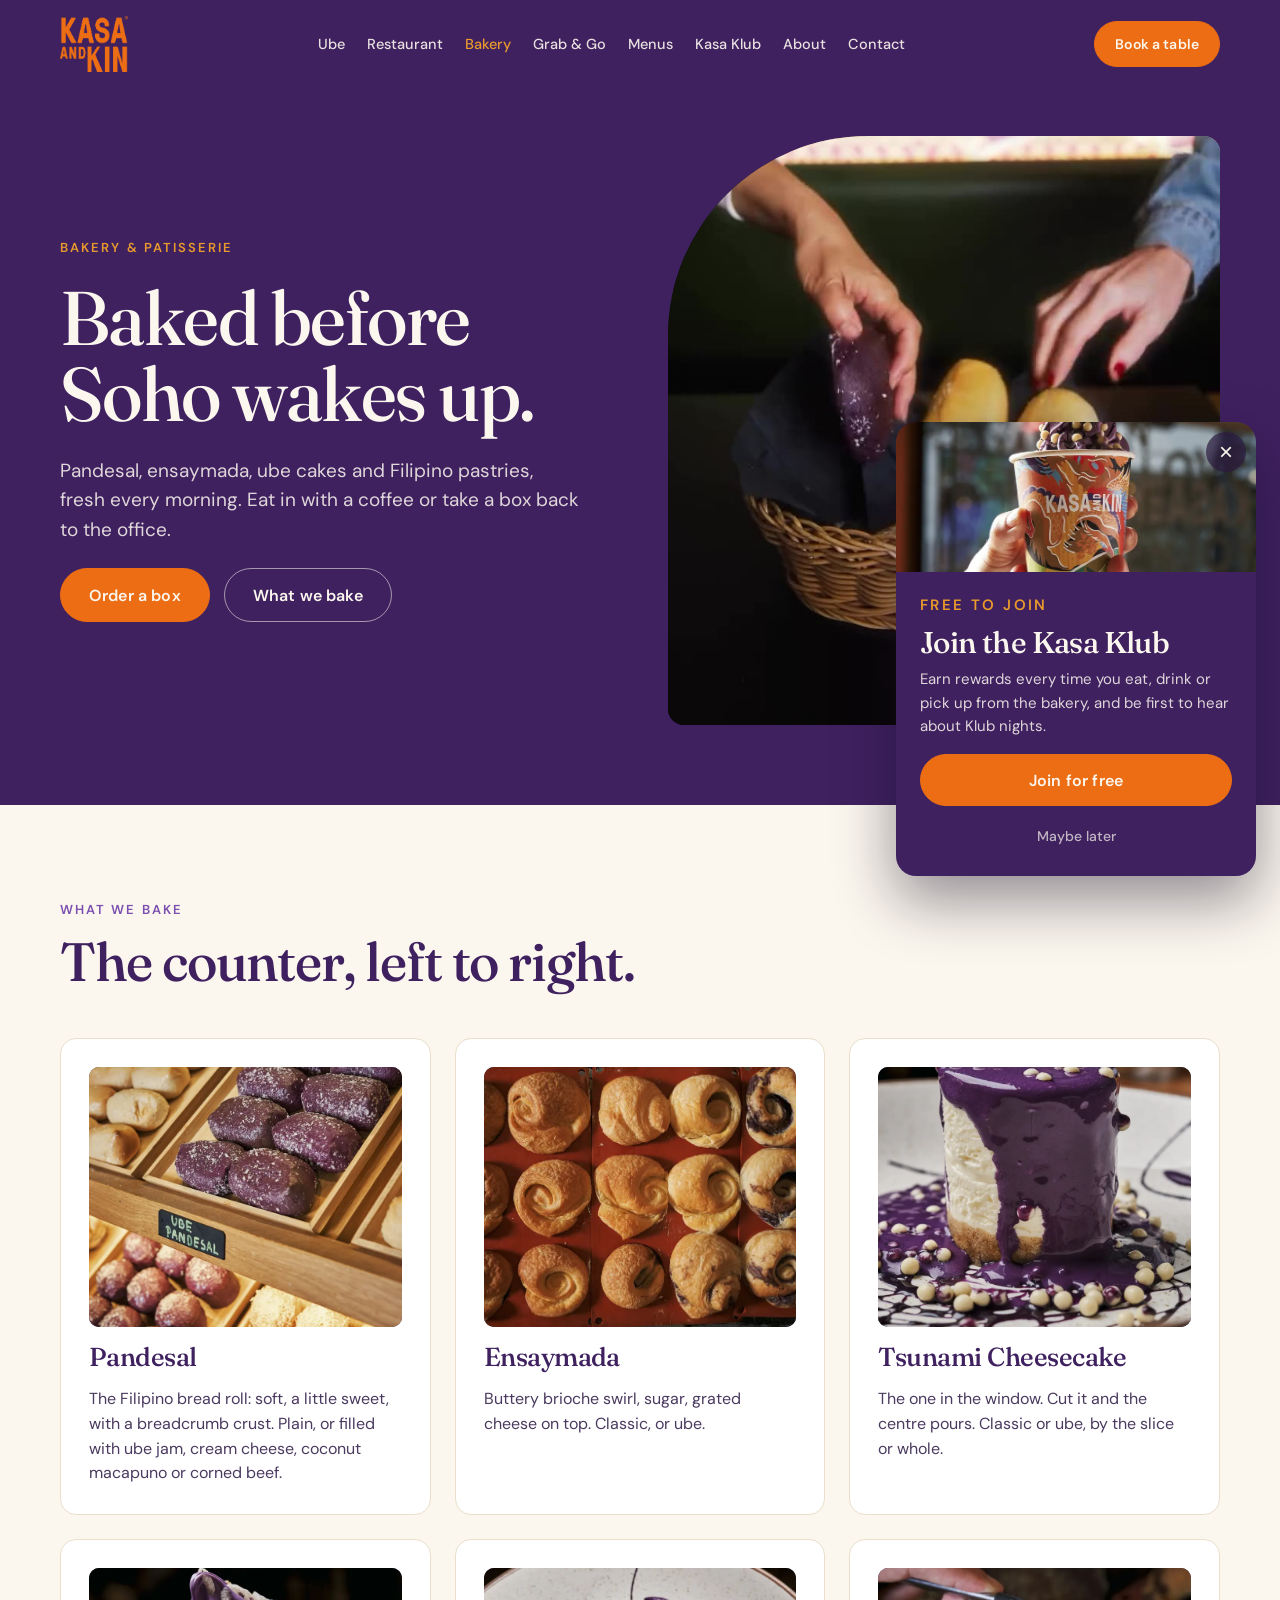
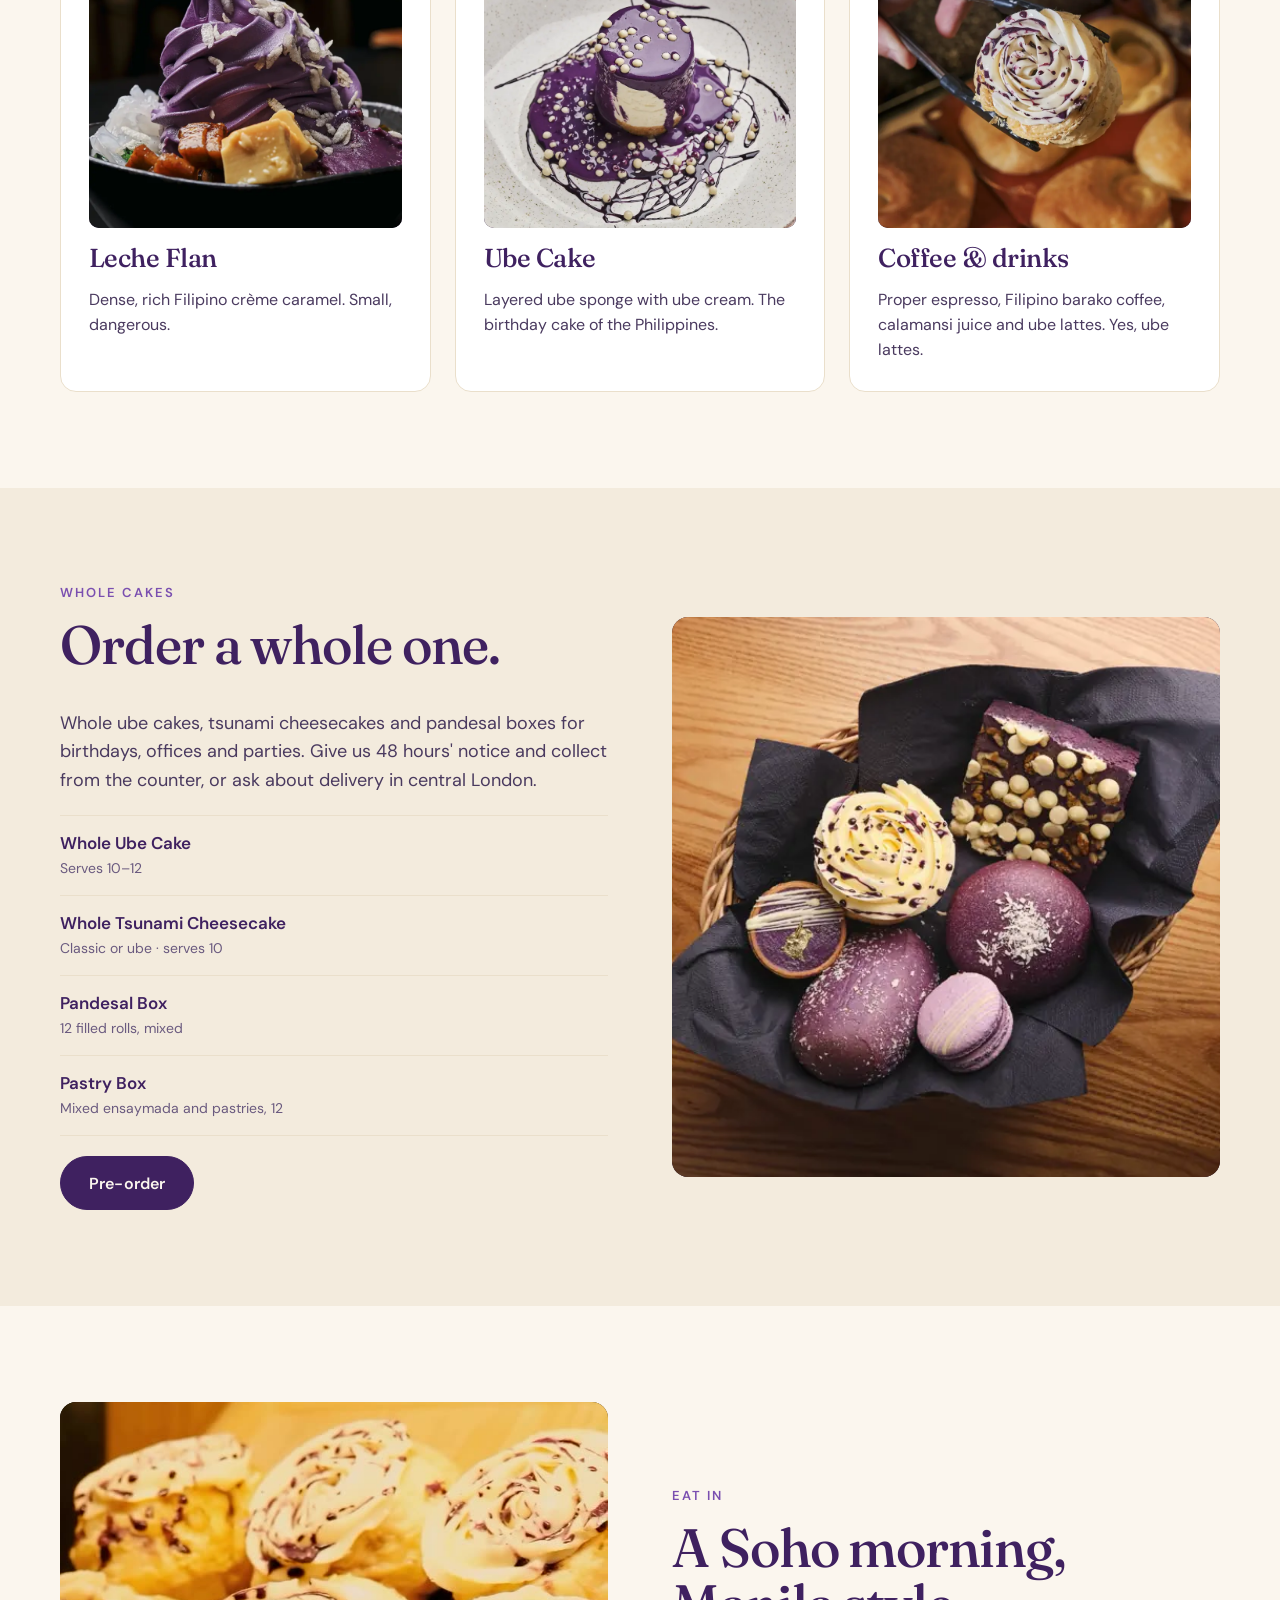
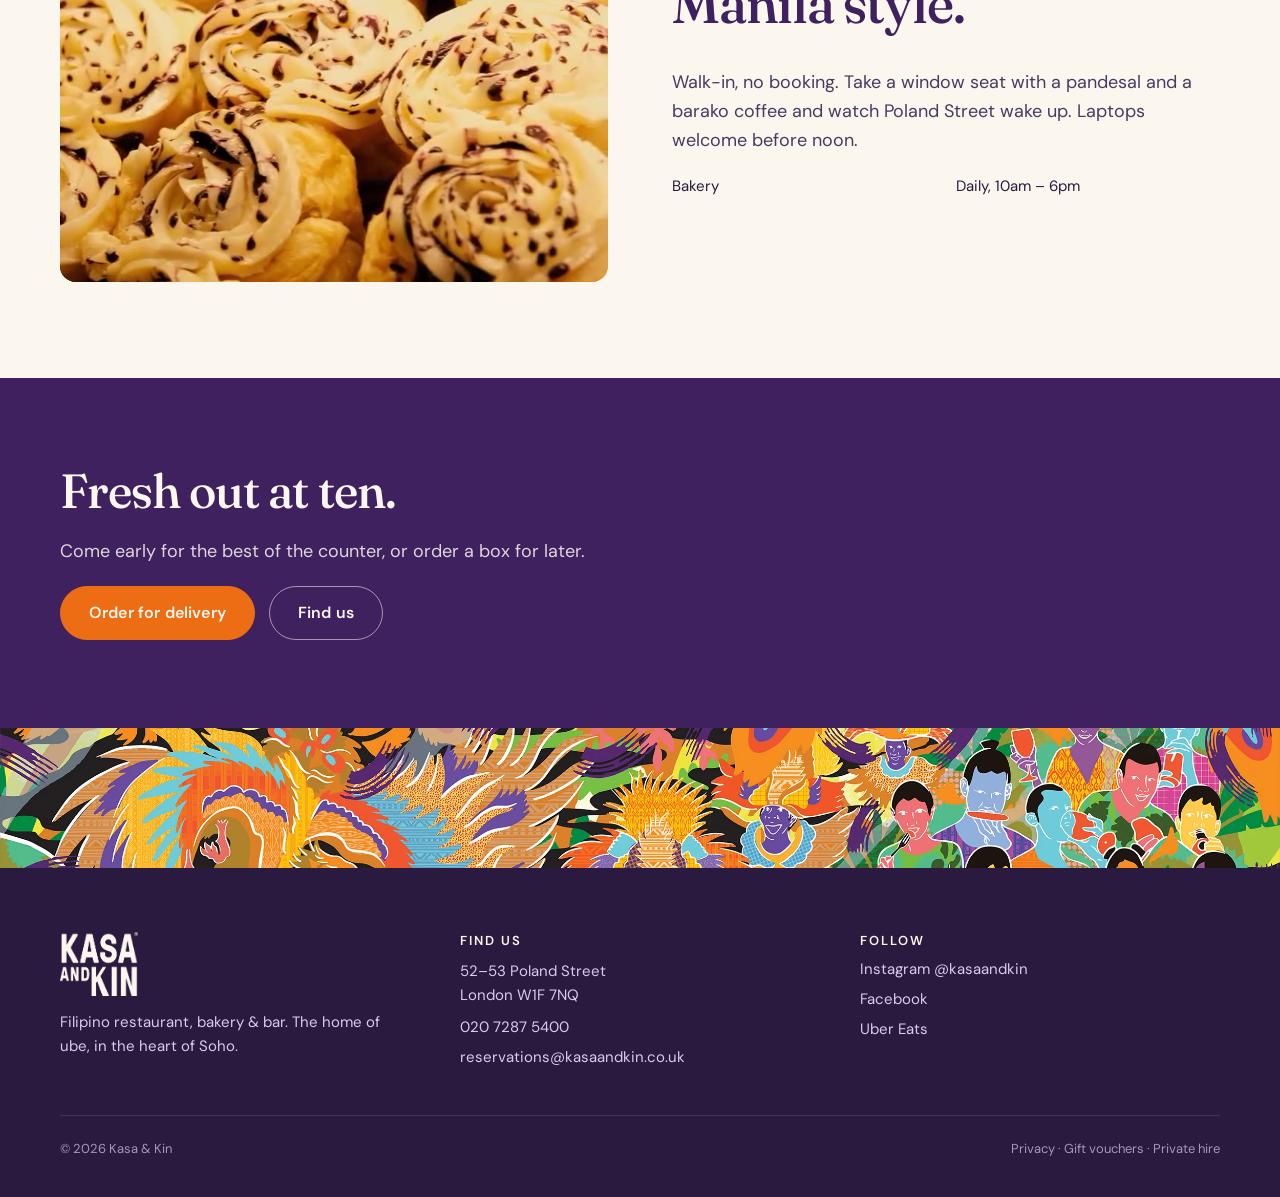
<file: bakery.html>
<!doctype html>
<html lang="en">
<head>
<meta charset="utf-8">
<meta name="viewport" content="width=device-width, initial-scale=1">
<title>Filipino Bakery & Patisserie in Soho | Kasa & Kin</title>
<meta name="description" content="Pandesal, ensaymada, ube cakes and tsunami cheesecake, baked fresh daily. Eat in or order whole cakes and boxes.">
<link rel="canonical" href="https://kasaandkin.co.uk/bakery.html">
<meta property="og:title" content="Filipino Bakery & Patisserie in Soho | Kasa & Kin">
<meta property="og:description" content="Pandesal, ensaymada, ube cakes and tsunami cheesecake, baked fresh daily. Eat in or order whole cakes and boxes.">
<meta property="og:type" content="website">
<meta property="og:url" content="https://kasaandkin.co.uk/bakery.html">
<meta property="og:image" content="https://kasaandkin.co.uk/images/og-ube.jpg">
<meta name="theme-color" content="#3F2160">
<link rel="icon" href="images/favicon.png"><link rel="apple-touch-icon" href="images/favicon.png">
<link rel="preconnect" href="https://fonts.googleapis.com">
<link rel="preconnect" href="https://fonts.gstatic.com" crossorigin>
<link href="https://fonts.googleapis.com/css2?family=Fraunces:ital,opsz,wght@0,9..144,300..900;1,9..144,300..900&family=DM+Sans:wght@400;500;600;700&display=swap" rel="stylesheet">
<link rel="stylesheet" href="css/style.css?v=20261104184150">

</head>
<body>
<div class="site" style="display:flex;flex-direction:column;background:#FBF6EE">
<header class="site-header" style="background:#3F2160;color:#FBF6EE;box-sizing:border-box">
  <div class="topbar-shell"><div class="wrap topbar" style="display:flex;align-items:center;justify-content:space-between;gap:24px;padding-top:18px;padding-bottom:18px">
    <a href="index.html" class="logo" aria-label="Kasa and Kin home" style="display:flex;align-items:center;flex-shrink:0"><img src="images/logo.png" alt="Kasa and Kin" style="height:56px;width:auto;display:block"></a>
    <button class="nav-toggle" type="button" aria-expanded="false" aria-controls="site-nav" aria-label="Open menu"><span class="burger" aria-hidden="true"><span></span><span></span><span></span></span><span class="nav-toggle-label">Menu</span></button><nav id="site-nav" class="nav" aria-label="Main"><a href="ube.html">Ube</a><a href="restaurant.html">Restaurant</a><a href="bakery.html">Bakery</a><a href="grab-and-go.html">Grab &amp; Go</a><a href="menus.html">Menus</a><a href="kasa-klub.html">Kasa Klub</a><a href="about.html">About</a><a href="contact.html">Contact</a><a href="https://tables.toasttab.com/restaurants/767cba43-fa35-4088-9961-1121550fa5e2/reserve?partySize=2" target="_blank" rel="noopener" class="btn btn-gold nav-book">Book a table</a></nav>
    <a href="https://tables.toasttab.com/restaurants/767cba43-fa35-4088-9961-1121550fa5e2/reserve?partySize=2" target="_blank" rel="noopener" class="btn btn-gold book-top" style="min-height:44px;padding:0 20px;font-size:14px;white-space:nowrap;flex-shrink:0">Book<span class="bt-long">&nbsp;a table</span></a>
  </div></div>
  <div class="wrap cols2" style="display:grid;grid-template-columns:repeat(2, minmax(0, 1fr));gap:56px;align-items:center;padding-top:48px;padding-bottom:80px">
    <div style="display:flex;flex-direction:column;gap:24px">
      <p class="eyebrow" style="margin:0;color:#E89A2C">Bakery &amp; patisserie</p>
      <h1 class="h-display hero-h" style="font-size:76px;line-height:1.0;color:#FBF6EE">Baked before Soho wakes up.</h1>
      <p style="margin:0;font-size:19px;line-height:1.55;max-width:520px;color:rgba(251,246,238,0.85)">Pandesal, ensaymada, ube cakes and Filipino pastries, fresh every morning. Eat in with a coffee or take a box back to the office.</p>
      <div style="display:flex;gap:14px;flex-wrap:wrap"><a href="grab-and-go.html" class="btn btn-gold">Order a box</a><a href="#bakes" class="btn btn-ghost">What we bake</a></div>
    </div>
    <div class="ph ph-media hero-vid" style="border-radius:200px 16px 16px 16px;background-image:url(video/kk-v13.jpg);background-position:center bottom"><video style="object-position:center bottom" autoplay muted loop playsinline webkit-playsinline disablepictureinpicture preload="auto" poster="video/kk-v13.jpg" aria-label="Ube pandesal being made"><source src="video/kk-v13.mp4" type="video/mp4"></video></div>
  </div>
</header>
<section style="padding:96px 0"><div class="wrap"><div id="bakes"></div><div style="display:flex;flex-direction:column;gap:16px;max-width:820px;margin-bottom:48px"><p class="eyebrow" style="margin:0;color:#7A4FB0">What we bake</p><h2 class="h-display sec-h" style="font-size:54px;line-height:1.04;color:#3F2160">The counter, left to right.</h2></div><div class="cols3" style="display:grid;grid-template-columns:repeat(3, minmax(0, 1fr));gap:24px"><article class="card"><div class="ph ph-media" style="height:260px"><picture><source type="image/webp" srcset="images/kk-29-800.webp 800w, images/kk-29-1600.webp 1600w" sizes="(max-width:860px) 100vw, 50vw"><img src="images/kk-29-1600.jpg" alt="Ube pandesal on the bakery counter" loading="lazy" decoding="async" style="object-position:center"></picture></div><h3 class="h-display" style="font-size:26px;color:#3F2160">Pandesal</h3><p style="margin:0;font-size:16px;line-height:1.55;color:#4A3A5F">The Filipino bread roll: soft, a little sweet, with a breadcrumb crust. Plain, or filled with ube jam, cream cheese, coconut macapuno or corned beef.</p></article><article class="card"><div class="ph ph-media" style="height:260px"><picture><source type="image/webp" srcset="images/kk-31-800.webp 800w, images/kk-31-1600.webp 1600w" sizes="(max-width:860px) 100vw, 50vw"><img src="images/kk-31-1600.jpg" alt="Trays of ensaymada and pastries" loading="lazy" decoding="async" style="object-position:center"></picture></div><h3 class="h-display" style="font-size:26px;color:#3F2160">Ensaymada</h3><p style="margin:0;font-size:16px;line-height:1.55;color:#4A3A5F">Buttery brioche swirl, sugar, grated cheese on top. Classic, or ube.</p></article><article class="card"><div class="ph ph-media" style="height:260px"><picture><source type="image/webp" srcset="images/kk-03-800.webp 800w, images/kk-03-1600.webp 1600w" sizes="(max-width:860px) 100vw, 50vw"><img src="images/kk-03-1600.jpg" alt="Ube cheesecake with ube glaze and white pearls" loading="lazy" decoding="async" style="object-position:center"></picture></div><h3 class="h-display" style="font-size:26px;color:#3F2160">Tsunami Cheesecake</h3><p style="margin:0;font-size:16px;line-height:1.55;color:#4A3A5F">The one in the window. Cut it and the centre pours. Classic or ube, by the slice or whole.</p></article><article class="card"><div class="ph ph-media" style="height:260px"><picture><source type="image/webp" srcset="images/kk-06-800.webp 800w, images/kk-06-1600.webp 1600w" sizes="(max-width:860px) 100vw, 50vw"><img src="images/kk-06-1600.jpg" alt="Ube halo-halo with leche flan" loading="lazy" decoding="async" style="object-position:center"></picture></div><h3 class="h-display" style="font-size:26px;color:#3F2160">Leche Flan</h3><p style="margin:0;font-size:16px;line-height:1.55;color:#4A3A5F">Dense, rich Filipino crème caramel. Small, dangerous.</p></article><article class="card"><div class="ph ph-media" style="height:260px"><picture><source type="image/webp" srcset="images/kk-01-800.webp 800w, images/kk-01-1600.webp 1600w" sizes="(max-width:860px) 100vw, 50vw"><img src="images/kk-01-1600.jpg" alt="Ube cheesecake on a speckled plate" loading="lazy" decoding="async" style="object-position:center"></picture></div><h3 class="h-display" style="font-size:26px;color:#3F2160">Ube Cake</h3><p style="margin:0;font-size:16px;line-height:1.55;color:#4A3A5F">Layered ube sponge with ube cream. The birthday cake of the Philippines.</p></article><article class="card"><div class="ph ph-media" style="height:260px"><picture><source type="image/webp" srcset="images/kk-30-800.webp 800w, images/kk-30-1600.webp 1600w" sizes="(max-width:860px) 100vw, 50vw"><img src="images/kk-30-1600.jpg" alt="Ube ensaymada held with tongs" loading="lazy" decoding="async" style="object-position:center"></picture></div><h3 class="h-display" style="font-size:26px;color:#3F2160">Coffee &amp; drinks</h3><p style="margin:0;font-size:16px;line-height:1.55;color:#4A3A5F">Proper espresso, Filipino barako coffee, calamansi juice and ube lattes. Yes, ube lattes.</p></article></div></div></section>
<section style="background:#F3EBDD;padding:96px 0"><div class="wrap"><div class="cols2" style="display:grid;grid-template-columns:repeat(2, minmax(0, 1fr));gap:64px;align-items:center"><div style="display:flex;flex-direction:column;gap:20px"><div style="display:flex;flex-direction:column;gap:16px;max-width:820px;margin-bottom:48px"><p class="eyebrow" style="margin:0;color:#7A4FB0">Whole cakes</p><h2 class="h-display sec-h" style="font-size:54px;line-height:1.04;color:#3F2160">Order a whole one.</h2></div><p class="body" style="margin-top:-32px">Whole ube cakes, tsunami cheesecakes and pandesal boxes for birthdays, offices and parties. Give us 48 hours' notice and collect from the counter, or ask about delivery in central London.</p><div style="display:flex;flex-direction:column;border-top:1px solid #EADFCB"><div class="menu-row"><div><b>Whole Ube Cake</b><small>Serves 10–12</small></div></div><div class="menu-row"><div><b>Whole Tsunami Cheesecake</b><small>Classic or ube · serves 10</small></div></div><div class="menu-row"><div><b>Pandesal Box</b><small>12 filled rolls, mixed</small></div></div><div class="menu-row"><div><b>Pastry Box</b><small>Mixed ensaymada and pastries, 12</small></div></div></div><a href="contact.html" class="btn btn-ube" style="align-self:flex-start">Pre-order</a></div><div class="ph ph-media" style="height:560px;border-radius:16px"><picture><source type="image/webp" srcset="images/kk-08-800.webp 800w, images/kk-08-1600.webp 1600w" sizes="(max-width:860px) 100vw, 50vw"><img src="images/kk-08-1600.jpg" alt="Basket of ube pastries and cakes" loading="lazy" decoding="async" style="object-position:center"></picture></div></div></div></section>
<section style="padding:96px 0"><div class="wrap"><div class="cols2" style="display:grid;grid-template-columns:repeat(2, minmax(0, 1fr));gap:64px;align-items:center"><div class="ph ph-media" style="height:480px;border-radius:16px;background-image:url(video/kk-v11.jpg)"><video autoplay muted loop playsinline webkit-playsinline disablepictureinpicture preload="auto" poster="video/kk-v11.jpg" aria-label="Ensaymada coming out of the oven"><source src="video/kk-v11.mp4" type="video/mp4"></video></div><div style="display:flex;flex-direction:column;gap:20px"><div style="display:flex;flex-direction:column;gap:16px;max-width:820px;margin-bottom:48px"><p class="eyebrow" style="margin:0;color:#7A4FB0">Eat in</p><h2 class="h-display sec-h" style="font-size:54px;line-height:1.04;color:#3F2160">A Soho morning, Manila style.</h2></div><p class="body" style="margin-top:-32px">Walk-in, no booking. Take a window seat with a pandesal and a barako coffee and watch Poland Street wake up. Laptops welcome before noon.</p><div class="hours"><span>Bakery</span><span>Daily, 10am – 6pm</span></div></div></div></div></section>
<section style="background:#3F2160;color:#FBF6EE;padding:88px 0"><div class="wrap" style="display:flex;flex-direction:column;align-items:flex-start;gap:20px"><h2 class="h-display sec-h" style="font-size:48px;line-height:1.06;color:#FBF6EE;max-width:760px">Fresh out at ten.</h2><p style="margin:0;font-size:18px;line-height:1.6;color:rgba(251,246,238,0.85);max-width:620px">Come early for the best of the counter, or order a box for later.</p><div style="display:flex;gap:14px;flex-wrap:wrap"><a href="grab-and-go.html" class="btn btn-gold">Order for delivery</a><a href="contact.html" class="btn btn-ghost">Find us</a></div></div></section>
<div class="mural mural-strip" aria-hidden="true"></div>
<footer class="foot" style="background:#2A1A3F;color:#D9CBEF;padding:64px 0 40px">
  <div class="wrap" style="display:flex;flex-direction:column;gap:48px">
    <div class="cols3" style="display:grid;grid-template-columns:repeat(3, minmax(0, 1fr));gap:40px">
      <div style="display:flex;flex-direction:column;gap:14px">
        <img src="images/logo-cream.png" alt="Kasa and Kin" style="height:64px;width:auto;display:block">
        <p style="margin:0;font-size:15px;line-height:1.6;max-width:320px">Filipino restaurant, bakery &amp; bar. The home of ube, in the heart of Soho.</p>
      </div>
      <div style="display:flex;flex-direction:column;gap:10px">
        <span class="eyebrow" style="color:#FBF6EE">Find us</span>
        <span style="font-size:15px;line-height:1.6">52–53 Poland Street<br>London W1F 7NQ</span>
        <a href="tel:02072875400">020 7287 5400</a>
        <a href="mailto:reservations@kasaandkin.co.uk">reservations@kasaandkin.co.uk</a>
      </div>
      <div style="display:flex;flex-direction:column;gap:10px">
        <span class="eyebrow" style="color:#FBF6EE">Follow</span>
        <a href="https://instagram.com/kasaandkin">Instagram @kasaandkin</a>
        <a href="https://www.facebook.com">Facebook</a>
        <a href="https://www.ubereats.com">Uber Eats</a>
      </div>
    </div>
    <div style="display:flex;justify-content:space-between;flex-wrap:wrap;gap:12px;border-top:1px solid rgba(217,203,239,0.2);padding-top:24px;font-size:13px;opacity:0.7">
      <span>© 2026 Kasa &amp; Kin</span>
      <span>Privacy · Gift vouchers · Private hire</span>
    </div>
  </div>
</footer>
</div>
<aside class="kk-pop" id="kk-pop" role="dialog" aria-modal="false" aria-labelledby="kk-pop-title" hidden>
  <button class="kk-pop-x" type="button" aria-label="Close">×</button>
  <div class="kk-pop-img"><picture><source type="image/webp" srcset="images/kk-33-800.webp"><img src="images/kk-33-1600.jpg" alt="Ube soft serve in a Kasa and Kin cup" loading="lazy"></picture></div>
  <div class="kk-pop-body">
    <p class="eyebrow" style="margin:0;color:#E89A2C">Free to join</p>
    <h2 id="kk-pop-title" class="h-display">Join the Kasa Klub</h2>
    <p>Earn rewards every time you eat, drink or pick up from the bakery, and be first to hear about Klub nights.</p>
    <a class="btn btn-gold kk-pop-cta" href="https://www.toasttab.com/kasa-and-kin/rewardsSignup" target="_blank" rel="noopener">Join for free</a>
    <button class="kk-pop-later" type="button">Maybe later</button>
  </div>
</aside>
<script src="js/main.js?v=20261104181426"></script>
</body>
</html>
</file>
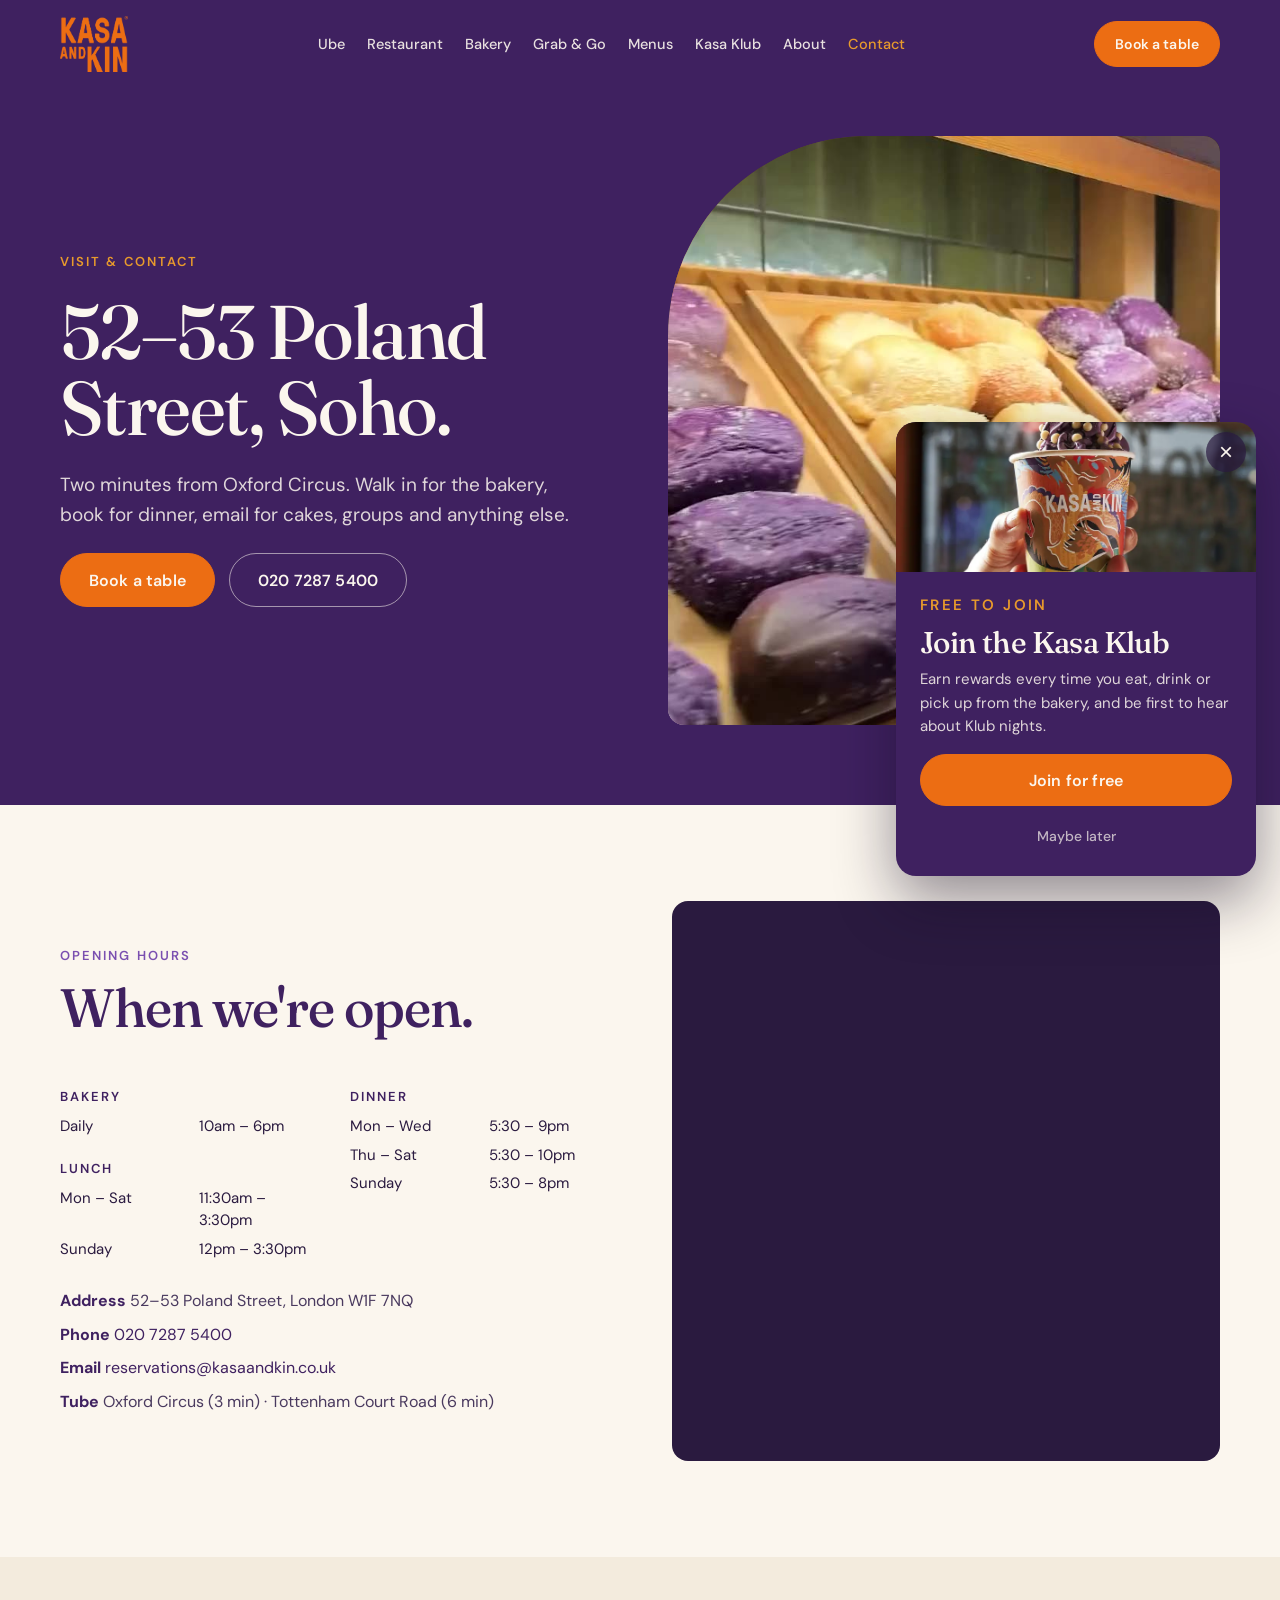
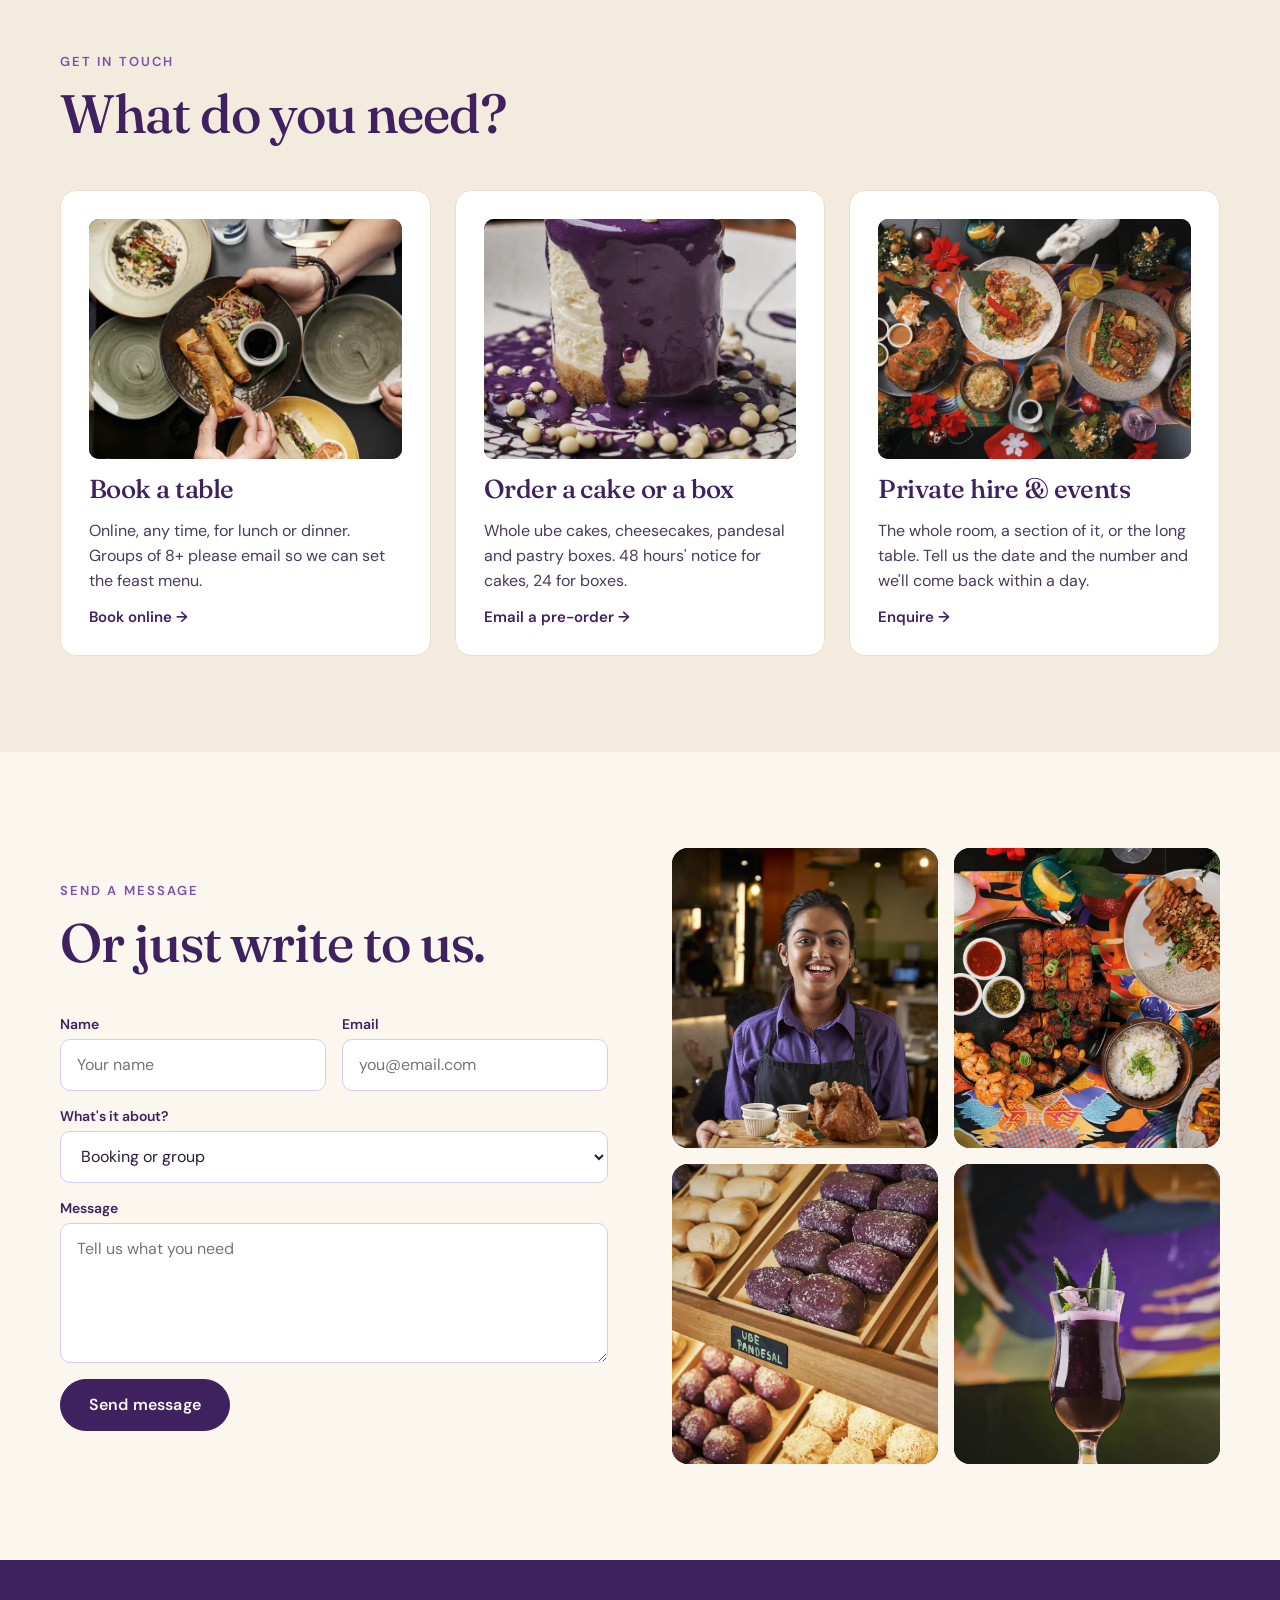
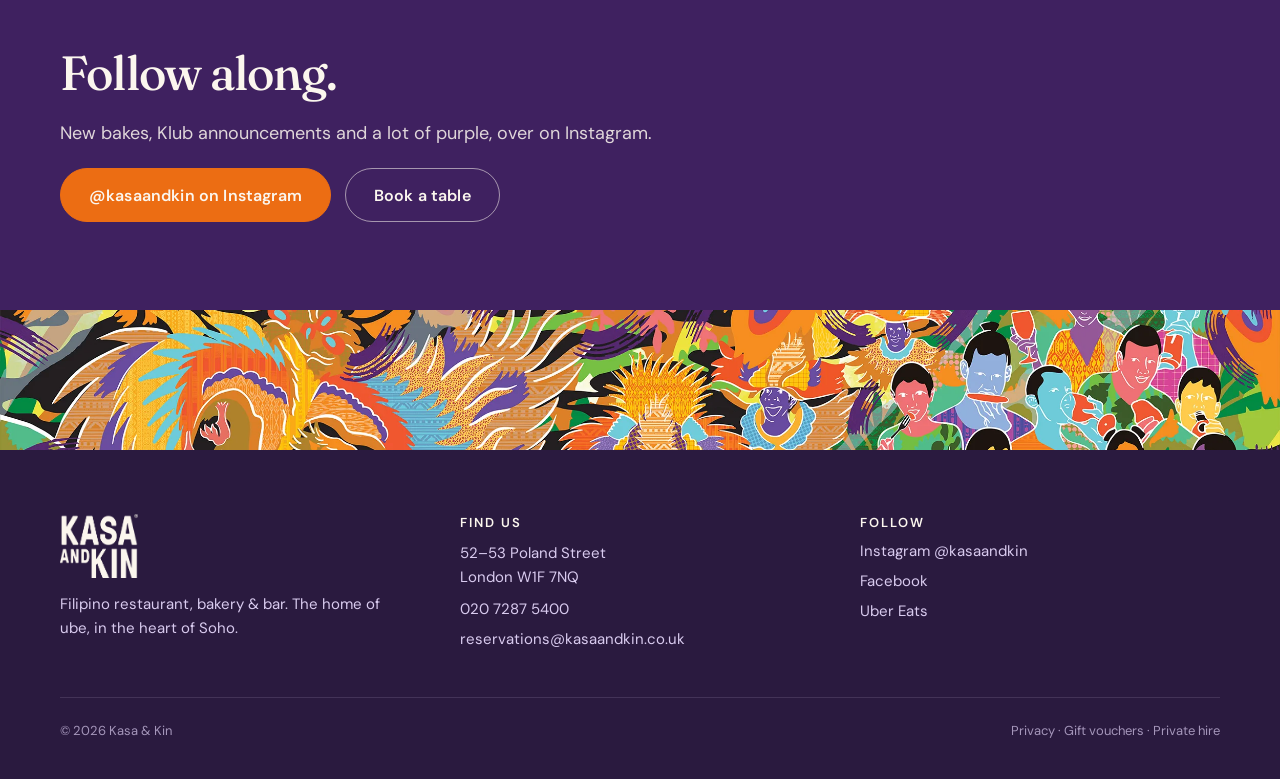
<file: contact.html>
<!doctype html>
<html lang="en">
<head>
<meta charset="utf-8">
<meta name="viewport" content="width=device-width, initial-scale=1">
<title>Visit & Contact | Kasa & Kin, 52–53 Poland Street, Soho</title>
<meta name="description" content="Opening hours, address, bookings, cake pre-orders and private hire enquiries for Kasa & Kin, Soho.">
<link rel="canonical" href="https://kasaandkin.co.uk/contact.html">
<meta property="og:title" content="Visit & Contact | Kasa & Kin, 52–53 Poland Street, Soho">
<meta property="og:description" content="Opening hours, address, bookings, cake pre-orders and private hire enquiries for Kasa & Kin, Soho.">
<meta property="og:type" content="website">
<meta property="og:url" content="https://kasaandkin.co.uk/contact.html">
<meta property="og:image" content="https://kasaandkin.co.uk/images/og-ube.jpg">
<meta name="theme-color" content="#3F2160">
<link rel="icon" href="images/favicon.png"><link rel="apple-touch-icon" href="images/favicon.png">
<link rel="preconnect" href="https://fonts.googleapis.com">
<link rel="preconnect" href="https://fonts.gstatic.com" crossorigin>
<link href="https://fonts.googleapis.com/css2?family=Fraunces:ital,opsz,wght@0,9..144,300..900;1,9..144,300..900&family=DM+Sans:wght@400;500;600;700&display=swap" rel="stylesheet">
<link rel="stylesheet" href="css/style.css?v=20261104184150">
<script type="application/ld+json">
{"@context":"https://schema.org","@type":"Restaurant","name":"Kasa & Kin","servesCuisine":"Filipino","url":"https://kasaandkin.co.uk/","telephone":"+442072875400","email":"reservations@kasaandkin.co.uk",
"address":{"@type":"PostalAddress","streetAddress":"52-53 Poland Street","addressLocality":"London","postalCode":"W1F 7NQ","addressCountry":"GB"},
"sameAs":["https://instagram.com/kasaandkin"],"priceRange":"££",
"openingHoursSpecification":[
{"@type":"OpeningHoursSpecification","dayOfWeek":["Monday","Tuesday","Wednesday","Thursday","Friday","Saturday","Sunday"],"opens":"10:00","closes":"18:00","description":"Bakery"},
{"@type":"OpeningHoursSpecification","dayOfWeek":["Monday","Tuesday","Wednesday","Thursday","Friday","Saturday"],"opens":"11:30","closes":"15:30","description":"Lunch"},
{"@type":"OpeningHoursSpecification","dayOfWeek":"Sunday","opens":"12:00","closes":"15:30","description":"Lunch"},
{"@type":"OpeningHoursSpecification","dayOfWeek":["Monday","Tuesday","Wednesday"],"opens":"17:30","closes":"21:00","description":"Dinner"},
{"@type":"OpeningHoursSpecification","dayOfWeek":["Thursday","Friday","Saturday"],"opens":"17:30","closes":"22:00","description":"Dinner"},
{"@type":"OpeningHoursSpecification","dayOfWeek":"Sunday","opens":"17:30","closes":"20:00","description":"Dinner"}]}
</script>
</head>
<body>
<div class="site" style="display:flex;flex-direction:column;background:#FBF6EE">
<header class="site-header" style="background:#3F2160;color:#FBF6EE;box-sizing:border-box">
  <div class="topbar-shell"><div class="wrap topbar" style="display:flex;align-items:center;justify-content:space-between;gap:24px;padding-top:18px;padding-bottom:18px">
    <a href="index.html" class="logo" aria-label="Kasa and Kin home" style="display:flex;align-items:center;flex-shrink:0"><img src="images/logo.png" alt="Kasa and Kin" style="height:56px;width:auto;display:block"></a>
    <button class="nav-toggle" type="button" aria-expanded="false" aria-controls="site-nav" aria-label="Open menu"><span class="burger" aria-hidden="true"><span></span><span></span><span></span></span><span class="nav-toggle-label">Menu</span></button><nav id="site-nav" class="nav" aria-label="Main"><a href="ube.html">Ube</a><a href="restaurant.html">Restaurant</a><a href="bakery.html">Bakery</a><a href="grab-and-go.html">Grab &amp; Go</a><a href="menus.html">Menus</a><a href="kasa-klub.html">Kasa Klub</a><a href="about.html">About</a><a href="contact.html">Contact</a><a href="https://tables.toasttab.com/restaurants/767cba43-fa35-4088-9961-1121550fa5e2/reserve?partySize=2" target="_blank" rel="noopener" class="btn btn-gold nav-book">Book a table</a></nav>
    <a href="https://tables.toasttab.com/restaurants/767cba43-fa35-4088-9961-1121550fa5e2/reserve?partySize=2" target="_blank" rel="noopener" class="btn btn-gold book-top" style="min-height:44px;padding:0 20px;font-size:14px;white-space:nowrap;flex-shrink:0">Book<span class="bt-long">&nbsp;a table</span></a>
  </div></div>
  <div class="wrap cols2" style="display:grid;grid-template-columns:repeat(2, minmax(0, 1fr));gap:56px;align-items:center;padding-top:48px;padding-bottom:80px">
    <div style="display:flex;flex-direction:column;gap:24px">
      <p class="eyebrow" style="margin:0;color:#E89A2C">Visit &amp; contact</p>
      <h1 class="h-display hero-h" style="font-size:76px;line-height:1.0;color:#FBF6EE">52–53 Poland Street, Soho.</h1>
      <p style="margin:0;font-size:19px;line-height:1.55;max-width:520px;color:rgba(251,246,238,0.85)">Two minutes from Oxford Circus. Walk in for the bakery, book for dinner, email for cakes, groups and anything else.</p>
      <div style="display:flex;gap:14px;flex-wrap:wrap"><a href="https://tables.toasttab.com/restaurants/767cba43-fa35-4088-9961-1121550fa5e2/reserve?partySize=2" target="_blank" rel="noopener" class="btn btn-gold">Book a table</a><a href="tel:02072875400" class="btn btn-ghost">020 7287 5400</a></div>
    </div>
    <div class="ph ph-media hero-vid" style="border-radius:200px 16px 16px 16px;background-image:url(video/kk-v10.jpg)"><video autoplay muted loop playsinline webkit-playsinline disablepictureinpicture preload="auto" poster="video/kk-v10.jpg" aria-label="From Oxford Circus to the kitchen at Kasa and Kin"><source src="video/kk-v10.mp4" type="video/mp4"></video></div>
  </div>
</header>
<section style="padding:96px 0"><div class="wrap"><div class="cols2" style="display:grid;grid-template-columns:repeat(2, minmax(0, 1fr));gap:64px;align-items:center"><div style="display:flex;flex-direction:column;gap:28px"><div style="display:flex;flex-direction:column;gap:16px;max-width:820px;margin-bottom:48px"><p class="eyebrow" style="margin:0;color:#7A4FB0">Opening hours</p><h2 class="h-display sec-h" style="font-size:54px;line-height:1.04;color:#3F2160">When we're open.</h2></div><div class="cols2" style="display:grid;grid-template-columns:repeat(2, minmax(0, 1fr));gap:32px;margin-top:-24px"><div style="display:flex;flex-direction:column;gap:10px"><h3 class="eyebrow" style="margin:0;color:#3F2160">Bakery</h3><div class="hours"><span>Daily</span><span>10am – 6pm</span></div><h3 class="eyebrow" style="margin:12px 0 0;color:#3F2160">Lunch</h3><div class="hours"><span>Mon – Sat</span><span>11:30am – 3:30pm</span><span>Sunday</span><span>12pm – 3:30pm</span></div></div><div style="display:flex;flex-direction:column;gap:10px"><h3 class="eyebrow" style="margin:0;color:#3F2160">Dinner</h3><div class="hours"><span>Mon – Wed</span><span>5:30 – 9pm</span><span>Thu – Sat</span><span>5:30 – 10pm</span><span>Sunday</span><span>5:30 – 8pm</span></div></div></div><div style="display:flex;flex-direction:column;gap:8px;font-size:16px;line-height:1.6;color:#4A3A5F"><span><b style="color:#3F2160">Address</b> 52–53 Poland Street, London W1F 7NQ</span><span><b style="color:#3F2160">Phone</b> <a href="tel:02072875400">020 7287 5400</a></span><span><b style="color:#3F2160">Email</b> <a href="mailto:reservations@kasaandkin.co.uk">reservations@kasaandkin.co.uk</a></span><span><b style="color:#3F2160">Tube</b> Oxford Circus (3 min) · Tottenham Court Road (6 min)</span></div></div><div class="ph ph-media" style="height:560px;border-radius:16px"><iframe title="Map: 52-53 Poland Street, London W1F 7NQ" src="https://www.google.com/maps?q=Kasa+and+Kin,+52-53+Poland+Street,+London+W1F+7NQ&output=embed" loading="lazy" referrerpolicy="no-referrer-when-downgrade" style="border:0;width:100%;height:100%;border-radius:inherit"></iframe></div></div></div></section>
<section style="background:#F3EBDD;padding:96px 0"><div class="wrap"><div style="display:flex;flex-direction:column;gap:16px;max-width:820px;margin-bottom:48px"><p class="eyebrow" style="margin:0;color:#7A4FB0">Get in touch</p><h2 class="h-display sec-h" style="font-size:54px;line-height:1.04;color:#3F2160">What do you need?</h2></div><div class="cols3" style="display:grid;grid-template-columns:repeat(3, minmax(0, 1fr));gap:24px"><article class="card"><div class="ph ph-media" style="height:240px"><picture><source type="image/webp" srcset="images/kk-13-800.webp 800w, images/kk-13-1600.webp 1600w" sizes="(max-width:860px) 100vw, 50vw"><img src="images/kk-13-1600.jpg" alt="Hands reaching for lumpia at a shared table" loading="lazy" decoding="async" style="object-position:center"></picture></div><h3 class="h-display" style="font-size:26px;color:#3F2160">Book a table</h3><p style="margin:0;font-size:16px;line-height:1.55;color:#4A3A5F">Online, any time, for lunch or dinner. Groups of 8+ please email so we can set the feast menu.</p><a href="https://tables.toasttab.com/restaurants/767cba43-fa35-4088-9961-1121550fa5e2/reserve?partySize=2" target="_blank" rel="noopener" style="font-weight:600;font-size:15px">Book online →</a></article><article class="card"><div class="ph ph-media" style="height:240px"><picture><source type="image/webp" srcset="images/kk-03-800.webp 800w, images/kk-03-1600.webp 1600w" sizes="(max-width:860px) 100vw, 50vw"><img src="images/kk-03-1600.jpg" alt="Ube cheesecake with ube glaze and white pearls" loading="lazy" decoding="async" style="object-position:center"></picture></div><h3 class="h-display" style="font-size:26px;color:#3F2160">Order a cake or a box</h3><p style="margin:0;font-size:16px;line-height:1.55;color:#4A3A5F">Whole ube cakes, cheesecakes, pandesal and pastry boxes. 48 hours' notice for cakes, 24 for boxes.</p><a href="mailto:reservations@kasaandkin.co.uk" style="font-weight:600;font-size:15px">Email a pre-order →</a></article><article class="card"><div class="ph ph-media" style="height:240px"><picture><source type="image/webp" srcset="images/kk-36-800.webp 800w, images/kk-36-1600.webp 1600w" sizes="(max-width:860px) 100vw, 50vw"><img src="images/kk-36-1600.jpg" alt="Festive feast spread" loading="lazy" decoding="async" style="object-position:center"></picture></div><h3 class="h-display" style="font-size:26px;color:#3F2160">Private hire &amp; events</h3><p style="margin:0;font-size:16px;line-height:1.55;color:#4A3A5F">The whole room, a section of it, or the long table. Tell us the date and the number and we'll come back within a day.</p><a href="mailto:reservations@kasaandkin.co.uk" style="font-weight:600;font-size:15px">Enquire →</a></article></div></div></section>
<section style="padding:96px 0"><div class="wrap"><div class="cols2" style="display:grid;grid-template-columns:repeat(2, minmax(0, 1fr));gap:64px;align-items:center"><div style="display:flex;flex-direction:column;gap:20px"><div style="display:flex;flex-direction:column;gap:16px;max-width:820px;margin-bottom:48px"><p class="eyebrow" style="margin:0;color:#7A4FB0">Send a message</p><h2 class="h-display sec-h" style="font-size:54px;line-height:1.04;color:#3F2160">Or just write to us.</h2></div><form action="#" method="post" onsubmit="return false" style="display:flex;flex-direction:column;gap:16px;margin-top:-24px"><div class="cols2" style="display:grid;grid-template-columns:repeat(2, minmax(0, 1fr));gap:16px"><div style="display:flex;flex-direction:column;gap:6px"><label for="c-name">Name</label><input id="c-name" class="input" type="text" placeholder="Your name"></div><div style="display:flex;flex-direction:column;gap:6px"><label for="c-email">Email</label><input id="c-email" class="input" type="email" placeholder="you@email.com"></div></div><div style="display:flex;flex-direction:column;gap:6px"><label for="c-about">What's it about?</label><select id="c-about" class="input"><option>Booking or group</option><option>Cake or box pre-order</option><option>Private hire</option><option>Kasa Klub</option><option>Press</option><option>Something else</option></select></div><div style="display:flex;flex-direction:column;gap:6px"><label for="c-msg">Message</label><textarea id="c-msg" class="input" rows="5" style="padding:14px 16px;min-height:140px" placeholder="Tell us what you need"></textarea></div><button type="button" class="btn btn-ube" style="align-self:flex-start">Send message</button></form></div><div style="display:grid;grid-template-columns:repeat(2, minmax(0, 1fr));gap:16px"><div class="ph ph-media" style="height:300px;border-radius:16px"><picture><source type="image/webp" srcset="images/kk-21-800.webp 800w, images/kk-21-1600.webp 1600w" sizes="(max-width:860px) 100vw, 50vw"><img src="images/kk-21-1600.jpg" alt="Server carrying crispy pata" loading="lazy" decoding="async" style="object-position:center 25%"></picture></div><div class="ph ph-media" style="height:300px;border-radius:16px"><picture><source type="image/webp" srcset="images/kk-38-800.webp 800w, images/kk-38-1600.webp 1600w" sizes="(max-width:860px) 100vw, 50vw"><img src="images/kk-38-1600.jpg" alt="Grilled skewers and rice" loading="lazy" decoding="async" style="object-position:center"></picture></div><div class="ph ph-media" style="height:300px;border-radius:16px"><picture><source type="image/webp" srcset="images/kk-29-800.webp 800w, images/kk-29-1600.webp 1600w" sizes="(max-width:860px) 100vw, 50vw"><img src="images/kk-29-1600.jpg" alt="Ube pandesal on the bakery counter" loading="lazy" decoding="async" style="object-position:center"></picture></div><div class="ph ph-media" style="height:300px;border-radius:16px"><picture><source type="image/webp" srcset="images/kk-25-800.webp 800w, images/kk-25-1600.webp 1600w" sizes="(max-width:860px) 100vw, 50vw"><img src="images/kk-25-1600.jpg" alt="Purple ube cocktail in a tall glass" loading="lazy" decoding="async" style="object-position:center"></picture></div></div></div></div></section>
<section style="background:#3F2160;color:#FBF6EE;padding:88px 0"><div class="wrap" style="display:flex;flex-direction:column;align-items:flex-start;gap:20px"><h2 class="h-display sec-h" style="font-size:48px;line-height:1.06;color:#FBF6EE;max-width:760px">Follow along.</h2><p style="margin:0;font-size:18px;line-height:1.6;color:rgba(251,246,238,0.85);max-width:620px">New bakes, Klub announcements and a lot of purple, over on Instagram.</p><div style="display:flex;gap:14px;flex-wrap:wrap"><a href="https://instagram.com/kasaandkin" class="btn btn-gold">@kasaandkin on Instagram</a><a href="https://tables.toasttab.com/restaurants/767cba43-fa35-4088-9961-1121550fa5e2/reserve?partySize=2" target="_blank" rel="noopener" class="btn btn-ghost">Book a table</a></div></div></section>
<div class="mural mural-strip" aria-hidden="true"></div>
<footer class="foot" style="background:#2A1A3F;color:#D9CBEF;padding:64px 0 40px">
  <div class="wrap" style="display:flex;flex-direction:column;gap:48px">
    <div class="cols3" style="display:grid;grid-template-columns:repeat(3, minmax(0, 1fr));gap:40px">
      <div style="display:flex;flex-direction:column;gap:14px">
        <img src="images/logo-cream.png" alt="Kasa and Kin" style="height:64px;width:auto;display:block">
        <p style="margin:0;font-size:15px;line-height:1.6;max-width:320px">Filipino restaurant, bakery &amp; bar. The home of ube, in the heart of Soho.</p>
      </div>
      <div style="display:flex;flex-direction:column;gap:10px">
        <span class="eyebrow" style="color:#FBF6EE">Find us</span>
        <span style="font-size:15px;line-height:1.6">52–53 Poland Street<br>London W1F 7NQ</span>
        <a href="tel:02072875400">020 7287 5400</a>
        <a href="mailto:reservations@kasaandkin.co.uk">reservations@kasaandkin.co.uk</a>
      </div>
      <div style="display:flex;flex-direction:column;gap:10px">
        <span class="eyebrow" style="color:#FBF6EE">Follow</span>
        <a href="https://instagram.com/kasaandkin">Instagram @kasaandkin</a>
        <a href="https://www.facebook.com">Facebook</a>
        <a href="https://www.ubereats.com">Uber Eats</a>
      </div>
    </div>
    <div style="display:flex;justify-content:space-between;flex-wrap:wrap;gap:12px;border-top:1px solid rgba(217,203,239,0.2);padding-top:24px;font-size:13px;opacity:0.7">
      <span>© 2026 Kasa &amp; Kin</span>
      <span>Privacy · Gift vouchers · Private hire</span>
    </div>
  </div>
</footer>
</div>
<aside class="kk-pop" id="kk-pop" role="dialog" aria-modal="false" aria-labelledby="kk-pop-title" hidden>
  <button class="kk-pop-x" type="button" aria-label="Close">×</button>
  <div class="kk-pop-img"><picture><source type="image/webp" srcset="images/kk-33-800.webp"><img src="images/kk-33-1600.jpg" alt="Ube soft serve in a Kasa and Kin cup" loading="lazy"></picture></div>
  <div class="kk-pop-body">
    <p class="eyebrow" style="margin:0;color:#E89A2C">Free to join</p>
    <h2 id="kk-pop-title" class="h-display">Join the Kasa Klub</h2>
    <p>Earn rewards every time you eat, drink or pick up from the bakery, and be first to hear about Klub nights.</p>
    <a class="btn btn-gold kk-pop-cta" href="https://www.toasttab.com/kasa-and-kin/rewardsSignup" target="_blank" rel="noopener">Join for free</a>
    <button class="kk-pop-later" type="button">Maybe later</button>
  </div>
</aside>
<script src="js/main.js?v=20261104181426"></script>
</body>
</html>
</file>
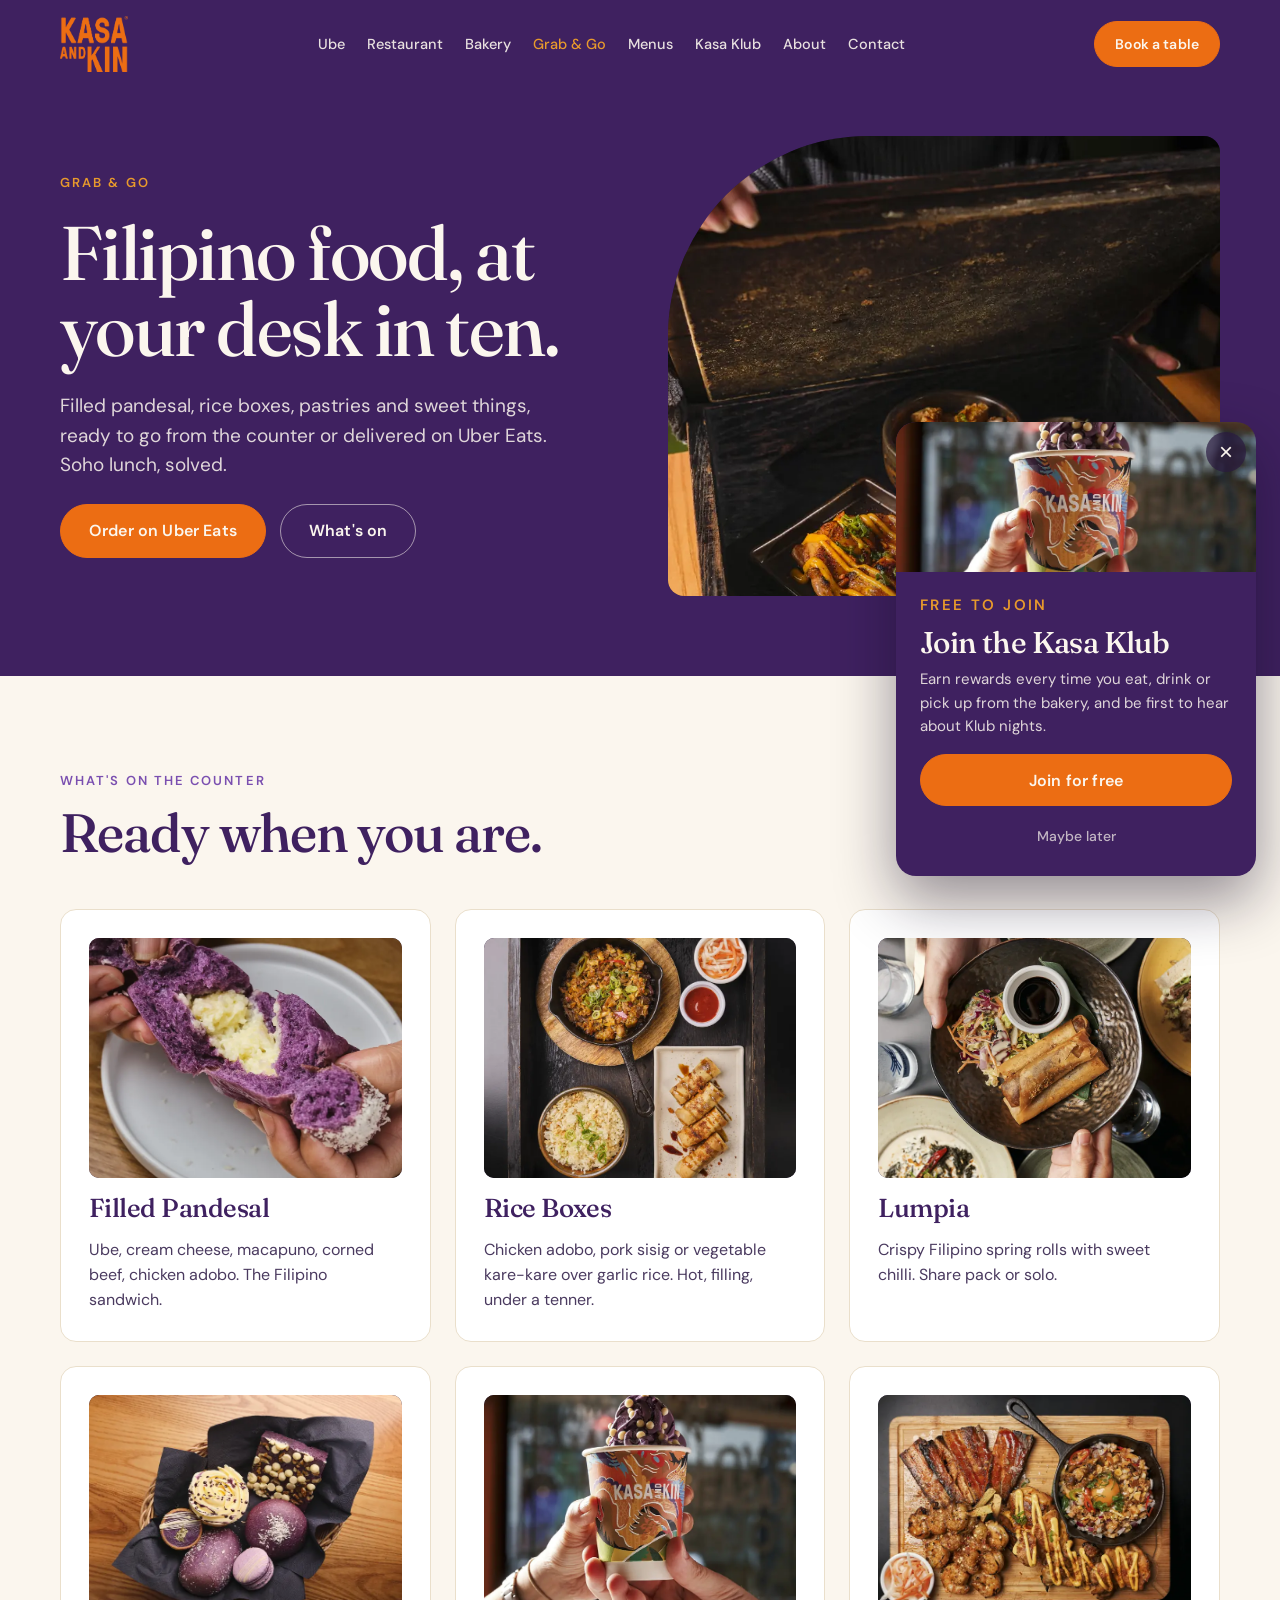
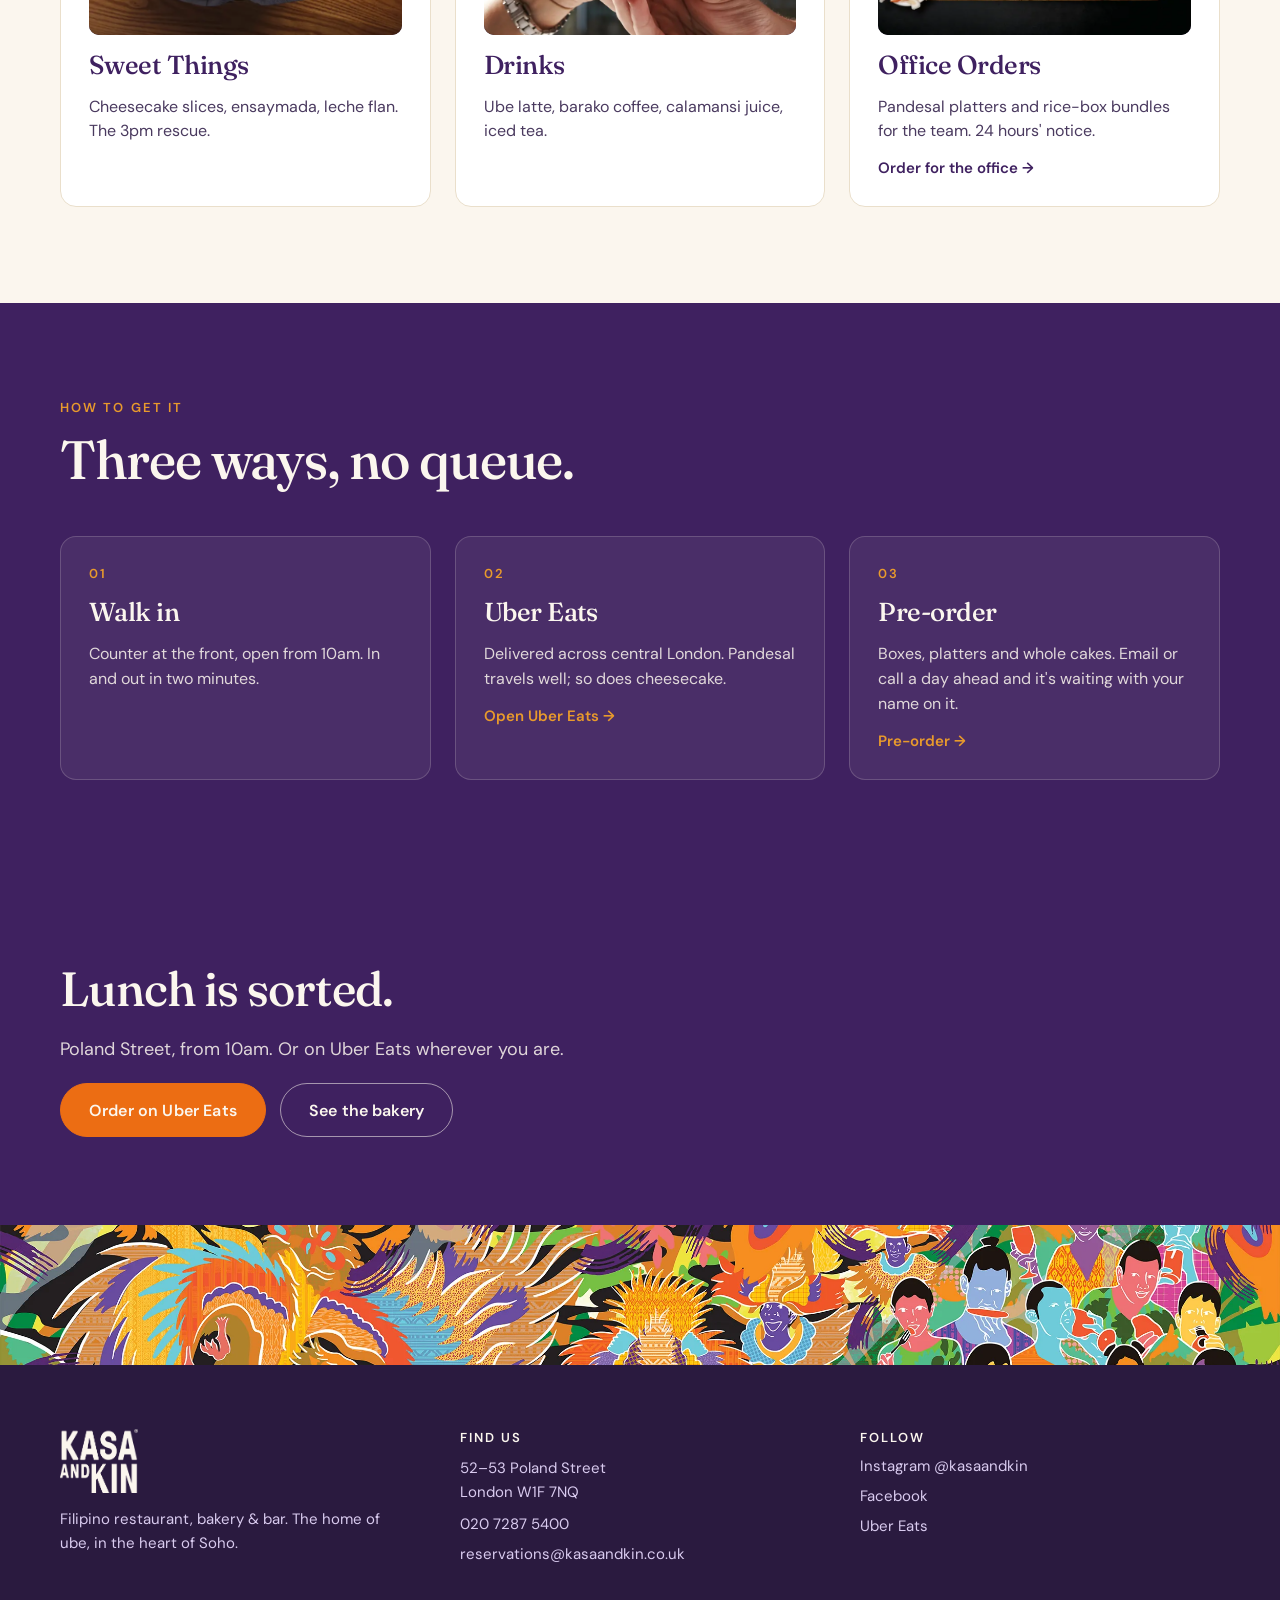
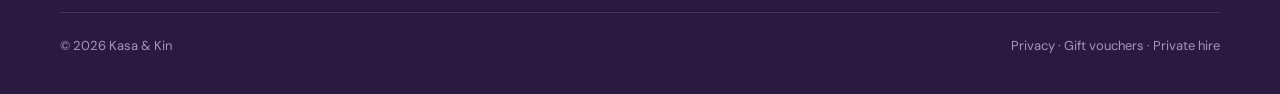
<file: grab-and-go.html>
<!doctype html>
<html lang="en">
<head>
<meta charset="utf-8">
<meta name="viewport" content="width=device-width, initial-scale=1">
<title>Grab & Go | Filipino lunch to go in Soho — Kasa & Kin</title>
<meta name="description" content="Filled pandesal, rice boxes, lumpia and sweet things from the counter or on Uber Eats. Soho lunch, solved.">
<link rel="canonical" href="https://kasaandkin.co.uk/grab-and-go.html">
<meta property="og:title" content="Grab & Go | Filipino lunch to go in Soho — Kasa & Kin">
<meta property="og:description" content="Filled pandesal, rice boxes, lumpia and sweet things from the counter or on Uber Eats. Soho lunch, solved.">
<meta property="og:type" content="website">
<meta property="og:url" content="https://kasaandkin.co.uk/grab-and-go.html">
<meta property="og:image" content="https://kasaandkin.co.uk/images/og-ube.jpg">
<meta name="theme-color" content="#3F2160">
<link rel="icon" href="images/favicon.png"><link rel="apple-touch-icon" href="images/favicon.png">
<link rel="preconnect" href="https://fonts.googleapis.com">
<link rel="preconnect" href="https://fonts.gstatic.com" crossorigin>
<link href="https://fonts.googleapis.com/css2?family=Fraunces:ital,opsz,wght@0,9..144,300..900;1,9..144,300..900&family=DM+Sans:wght@400;500;600;700&display=swap" rel="stylesheet">
<link rel="stylesheet" href="css/style.css?v=20261104184150">

</head>
<body>
<div class="site" style="display:flex;flex-direction:column;background:#FBF6EE">
<header class="site-header" style="background:#3F2160;color:#FBF6EE;box-sizing:border-box">
  <div class="topbar-shell"><div class="wrap topbar" style="display:flex;align-items:center;justify-content:space-between;gap:24px;padding-top:18px;padding-bottom:18px">
    <a href="index.html" class="logo" aria-label="Kasa and Kin home" style="display:flex;align-items:center;flex-shrink:0"><img src="images/logo.png" alt="Kasa and Kin" style="height:56px;width:auto;display:block"></a>
    <button class="nav-toggle" type="button" aria-expanded="false" aria-controls="site-nav" aria-label="Open menu"><span class="burger" aria-hidden="true"><span></span><span></span><span></span></span><span class="nav-toggle-label">Menu</span></button><nav id="site-nav" class="nav" aria-label="Main"><a href="ube.html">Ube</a><a href="restaurant.html">Restaurant</a><a href="bakery.html">Bakery</a><a href="grab-and-go.html">Grab &amp; Go</a><a href="menus.html">Menus</a><a href="kasa-klub.html">Kasa Klub</a><a href="about.html">About</a><a href="contact.html">Contact</a><a href="https://tables.toasttab.com/restaurants/767cba43-fa35-4088-9961-1121550fa5e2/reserve?partySize=2" target="_blank" rel="noopener" class="btn btn-gold nav-book">Book a table</a></nav>
    <a href="https://tables.toasttab.com/restaurants/767cba43-fa35-4088-9961-1121550fa5e2/reserve?partySize=2" target="_blank" rel="noopener" class="btn btn-gold book-top" style="min-height:44px;padding:0 20px;font-size:14px;white-space:nowrap;flex-shrink:0">Book<span class="bt-long">&nbsp;a table</span></a>
  </div></div>
  <div class="wrap cols2" style="display:grid;grid-template-columns:repeat(2, minmax(0, 1fr));gap:56px;align-items:center;padding-top:48px;padding-bottom:80px">
    <div style="display:flex;flex-direction:column;gap:24px">
      <p class="eyebrow" style="margin:0;color:#E89A2C">Grab &amp; go</p>
      <h1 class="h-display hero-h" style="font-size:76px;line-height:1.0;color:#FBF6EE">Filipino food, at your desk in ten.</h1>
      <p style="margin:0;font-size:19px;line-height:1.55;max-width:520px;color:rgba(251,246,238,0.85)">Filled pandesal, rice boxes, pastries and sweet things, ready to go from the counter or delivered on Uber Eats. Soho lunch, solved.</p>
      <div style="display:flex;gap:14px;flex-wrap:wrap"><a href="https://www.ubereats.com" class="btn btn-gold">Order on Uber Eats</a><a href="#togo" class="btn btn-ghost">What&#39;s on</a></div>
    </div>
    <div class="ph ph-media" style="height:460px;border-radius:200px 16px 16px 16px"><picture><source type="image/webp" srcset="images/kk-15-800.webp 800w, images/kk-15-1600.webp 1600w" sizes="(max-width:860px) 100vw, 50vw"><img src="images/kk-15-1600.jpg" alt="Opening a Kasa and Kin bento box" loading="lazy" decoding="async" style="object-position:center"></picture></div>
  </div>
</header>
<section style="padding:96px 0"><div class="wrap"><div id="togo"></div><div style="display:flex;flex-direction:column;gap:16px;max-width:820px;margin-bottom:48px"><p class="eyebrow" style="margin:0;color:#7A4FB0">What's on the counter</p><h2 class="h-display sec-h" style="font-size:54px;line-height:1.04;color:#3F2160">Ready when you are.</h2></div><div class="cols3" style="display:grid;grid-template-columns:repeat(3, minmax(0, 1fr));gap:24px"><article class="card"><div class="ph ph-media" style="height:240px"><picture><source type="image/webp" srcset="images/kk-00-800.webp 800w, images/kk-00-1600.webp 1600w" sizes="(max-width:860px) 100vw, 50vw"><img src="images/kk-00-1600.jpg" alt="Ube pandesal torn open to show the filling" loading="lazy" decoding="async" style="object-position:center"></picture></div><h3 class="h-display" style="font-size:26px;color:#3F2160">Filled Pandesal</h3><p style="margin:0;font-size:16px;line-height:1.55;color:#4A3A5F">Ube, cream cheese, macapuno, corned beef, chicken adobo. The Filipino sandwich.</p></article><article class="card"><div class="ph ph-media" style="height:240px"><picture><source type="image/webp" srcset="images/kk-04-800.webp 800w, images/kk-04-1600.webp 1600w" sizes="(max-width:860px) 100vw, 50vw"><img src="images/kk-04-1600.jpg" alt="Rice box tray with sisig, garlic rice and lumpia" loading="lazy" decoding="async" style="object-position:center"></picture></div><h3 class="h-display" style="font-size:26px;color:#3F2160">Rice Boxes</h3><p style="margin:0;font-size:16px;line-height:1.55;color:#4A3A5F">Chicken adobo, pork sisig or vegetable kare-kare over garlic rice. Hot, filling, under a tenner.</p></article><article class="card"><div class="ph ph-media" style="height:240px"><picture><source type="image/webp" srcset="images/kk-12-800.webp 800w, images/kk-12-1600.webp 1600w" sizes="(max-width:860px) 100vw, 50vw"><img src="images/kk-12-1600.jpg" alt="Friends sharing lumpia and plates across the table" loading="lazy" decoding="async" style="object-position:center"></picture></div><h3 class="h-display" style="font-size:26px;color:#3F2160">Lumpia</h3><p style="margin:0;font-size:16px;line-height:1.55;color:#4A3A5F">Crispy Filipino spring rolls with sweet chilli. Share pack or solo.</p></article><article class="card"><div class="ph ph-media" style="height:240px"><picture><source type="image/webp" srcset="images/kk-08-800.webp 800w, images/kk-08-1600.webp 1600w" sizes="(max-width:860px) 100vw, 50vw"><img src="images/kk-08-1600.jpg" alt="Basket of ube pastries and cakes" loading="lazy" decoding="async" style="object-position:center"></picture></div><h3 class="h-display" style="font-size:26px;color:#3F2160">Sweet Things</h3><p style="margin:0;font-size:16px;line-height:1.55;color:#4A3A5F">Cheesecake slices, ensaymada, leche flan. The 3pm rescue.</p></article><article class="card"><div class="ph ph-media" style="height:240px"><picture><source type="image/webp" srcset="images/kk-33-800.webp 800w, images/kk-33-1600.webp 1600w" sizes="(max-width:860px) 100vw, 50vw"><img src="images/kk-33-1600.jpg" alt="Ube soft serve in a Kasa and Kin cup" loading="lazy" decoding="async" style="object-position:center"></picture></div><h3 class="h-display" style="font-size:26px;color:#3F2160">Drinks</h3><p style="margin:0;font-size:16px;line-height:1.55;color:#4A3A5F">Ube latte, barako coffee, calamansi juice, iced tea.</p></article><article class="card"><div class="ph ph-media" style="height:240px"><picture><source type="image/webp" srcset="images/kk-07-800.webp 800w, images/kk-07-1600.webp 1600w" sizes="(max-width:860px) 100vw, 50vw"><img src="images/kk-07-1600.jpg" alt="Sharing board of pork belly, chicken and sisig" loading="lazy" decoding="async" style="object-position:center"></picture></div><h3 class="h-display" style="font-size:26px;color:#3F2160">Office Orders</h3><p style="margin:0;font-size:16px;line-height:1.55;color:#4A3A5F">Pandesal platters and rice-box bundles for the team. 24 hours' notice.</p><a href="contact.html" style="font-weight:600;font-size:15px">Order for the office →</a></article></div></div></section>
<section style="background:#3F2160;padding:96px 0"><div class="wrap"><div style="display:flex;flex-direction:column;gap:16px;max-width:820px;margin-bottom:48px"><p class="eyebrow" style="margin:0;color:#E89A2C">How to get it</p><h2 class="h-display sec-h" style="font-size:54px;line-height:1.04;color:#FBF6EE">Three ways, no queue.</h2></div><div class="cols3" style="display:grid;grid-template-columns:repeat(3, minmax(0, 1fr));gap:24px"><div class="card" style="background:rgba(251,246,238,0.06);border-color:rgba(251,246,238,0.18);color:#FBF6EE"><span class="eyebrow" style="color:#E89A2C">01</span><h3 class="h-display" style="font-size:26px;color:#FBF6EE">Walk in</h3><p style="margin:0;font-size:16px;line-height:1.55;color:rgba(251,246,238,0.85)">Counter at the front, open from 10am. In and out in two minutes.</p></div><div class="card" style="background:rgba(251,246,238,0.06);border-color:rgba(251,246,238,0.18);color:#FBF6EE"><span class="eyebrow" style="color:#E89A2C">02</span><h3 class="h-display" style="font-size:26px;color:#FBF6EE">Uber Eats</h3><p style="margin:0;font-size:16px;line-height:1.55;color:rgba(251,246,238,0.85)">Delivered across central London. Pandesal travels well; so does cheesecake.</p><a href="https://www.ubereats.com" style="color:#E89A2C;font-weight:600;font-size:15px">Open Uber Eats →</a></div><div class="card" style="background:rgba(251,246,238,0.06);border-color:rgba(251,246,238,0.18);color:#FBF6EE"><span class="eyebrow" style="color:#E89A2C">03</span><h3 class="h-display" style="font-size:26px;color:#FBF6EE">Pre-order</h3><p style="margin:0;font-size:16px;line-height:1.55;color:rgba(251,246,238,0.85)">Boxes, platters and whole cakes. Email or call a day ahead and it&#39;s waiting with your name on it.</p><a href="contact.html" style="color:#E89A2C;font-weight:600;font-size:15px">Pre-order →</a></div></div></div></section>
<section style="background:#3F2160;color:#FBF6EE;padding:88px 0"><div class="wrap" style="display:flex;flex-direction:column;align-items:flex-start;gap:20px"><h2 class="h-display sec-h" style="font-size:48px;line-height:1.06;color:#FBF6EE;max-width:760px">Lunch is sorted.</h2><p style="margin:0;font-size:18px;line-height:1.6;color:rgba(251,246,238,0.85);max-width:620px">Poland Street, from 10am. Or on Uber Eats wherever you are.</p><div style="display:flex;gap:14px;flex-wrap:wrap"><a href="https://www.ubereats.com" class="btn btn-gold">Order on Uber Eats</a><a href="bakery.html" class="btn btn-ghost">See the bakery</a></div></div></section>
<div class="mural mural-strip" aria-hidden="true"></div>
<footer class="foot" style="background:#2A1A3F;color:#D9CBEF;padding:64px 0 40px">
  <div class="wrap" style="display:flex;flex-direction:column;gap:48px">
    <div class="cols3" style="display:grid;grid-template-columns:repeat(3, minmax(0, 1fr));gap:40px">
      <div style="display:flex;flex-direction:column;gap:14px">
        <img src="images/logo-cream.png" alt="Kasa and Kin" style="height:64px;width:auto;display:block">
        <p style="margin:0;font-size:15px;line-height:1.6;max-width:320px">Filipino restaurant, bakery &amp; bar. The home of ube, in the heart of Soho.</p>
      </div>
      <div style="display:flex;flex-direction:column;gap:10px">
        <span class="eyebrow" style="color:#FBF6EE">Find us</span>
        <span style="font-size:15px;line-height:1.6">52–53 Poland Street<br>London W1F 7NQ</span>
        <a href="tel:02072875400">020 7287 5400</a>
        <a href="mailto:reservations@kasaandkin.co.uk">reservations@kasaandkin.co.uk</a>
      </div>
      <div style="display:flex;flex-direction:column;gap:10px">
        <span class="eyebrow" style="color:#FBF6EE">Follow</span>
        <a href="https://instagram.com/kasaandkin">Instagram @kasaandkin</a>
        <a href="https://www.facebook.com">Facebook</a>
        <a href="https://www.ubereats.com">Uber Eats</a>
      </div>
    </div>
    <div style="display:flex;justify-content:space-between;flex-wrap:wrap;gap:12px;border-top:1px solid rgba(217,203,239,0.2);padding-top:24px;font-size:13px;opacity:0.7">
      <span>© 2026 Kasa &amp; Kin</span>
      <span>Privacy · Gift vouchers · Private hire</span>
    </div>
  </div>
</footer>
</div>
<aside class="kk-pop" id="kk-pop" role="dialog" aria-modal="false" aria-labelledby="kk-pop-title" hidden>
  <button class="kk-pop-x" type="button" aria-label="Close">×</button>
  <div class="kk-pop-img"><picture><source type="image/webp" srcset="images/kk-33-800.webp"><img src="images/kk-33-1600.jpg" alt="Ube soft serve in a Kasa and Kin cup" loading="lazy"></picture></div>
  <div class="kk-pop-body">
    <p class="eyebrow" style="margin:0;color:#E89A2C">Free to join</p>
    <h2 id="kk-pop-title" class="h-display">Join the Kasa Klub</h2>
    <p>Earn rewards every time you eat, drink or pick up from the bakery, and be first to hear about Klub nights.</p>
    <a class="btn btn-gold kk-pop-cta" href="https://www.toasttab.com/kasa-and-kin/rewardsSignup" target="_blank" rel="noopener">Join for free</a>
    <button class="kk-pop-later" type="button">Maybe later</button>
  </div>
</aside>
<script src="js/main.js?v=20261104181426"></script>
</body>
</html>
</file>
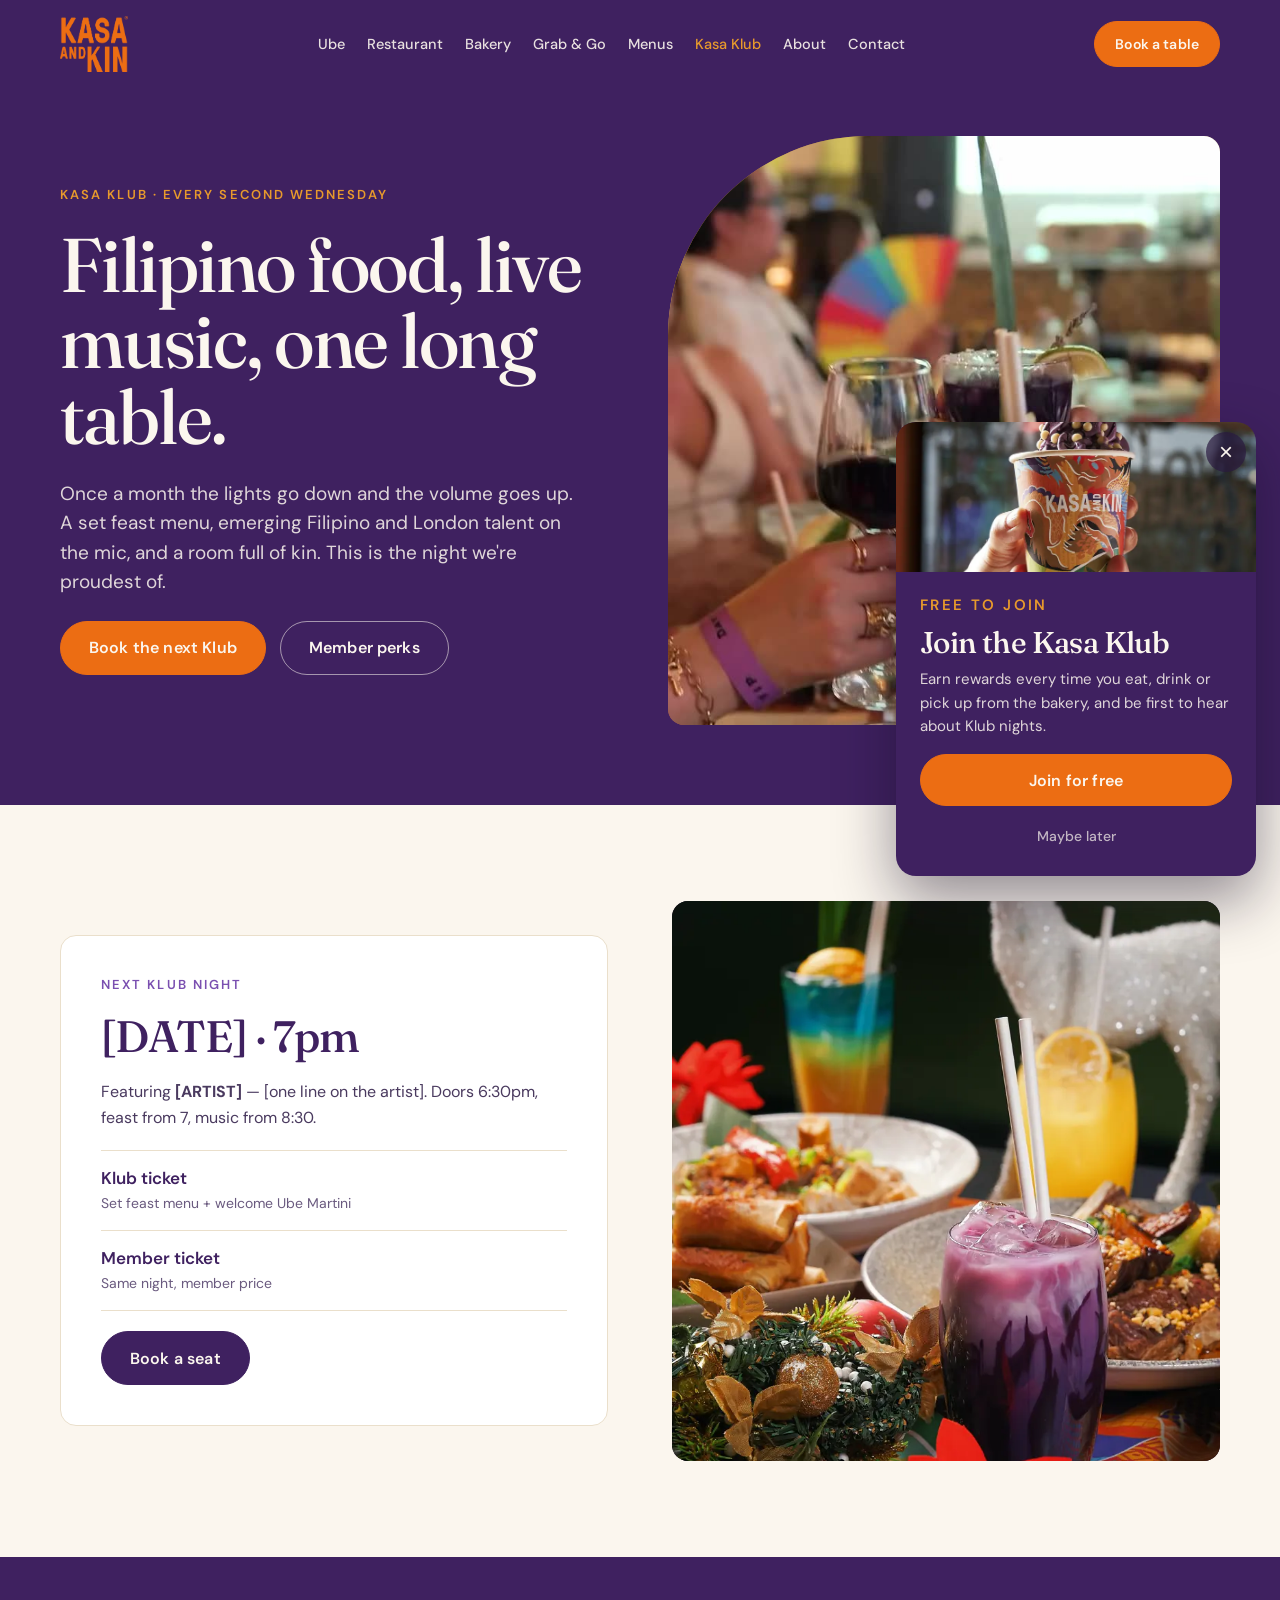
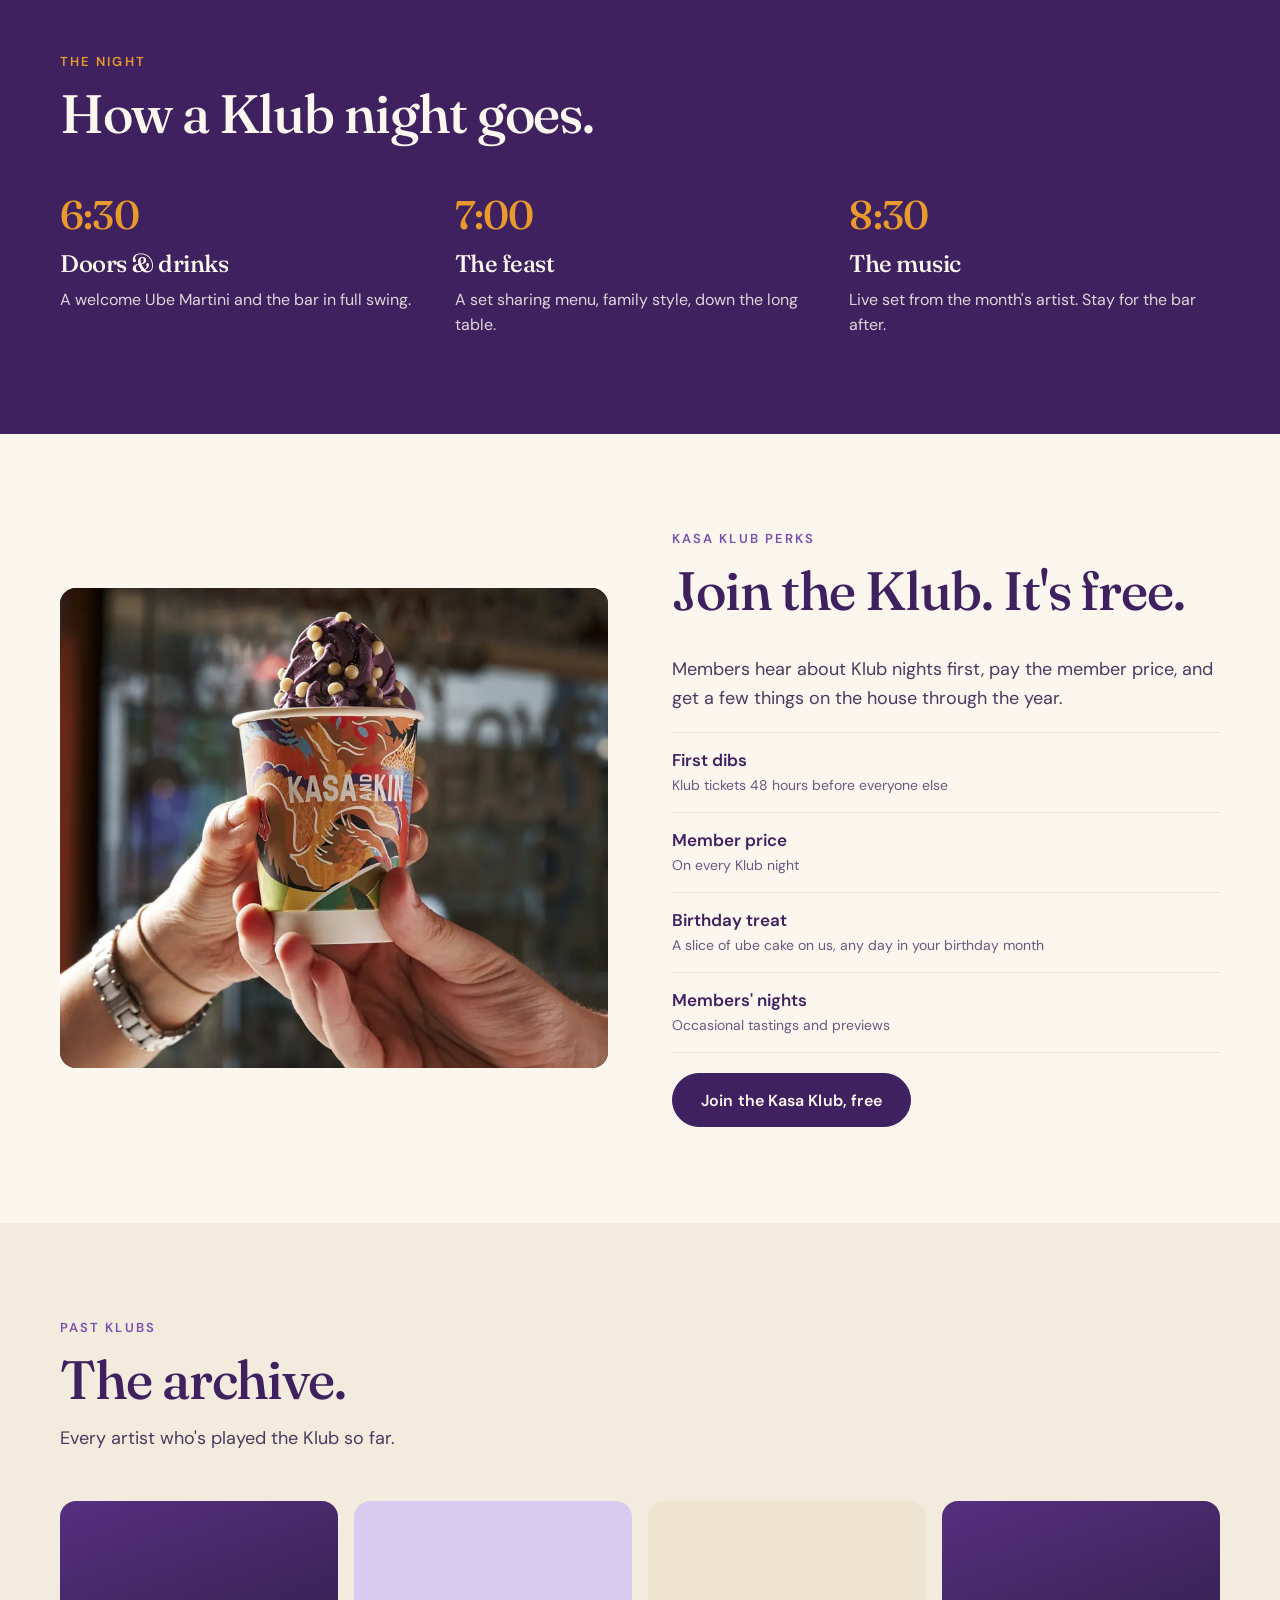
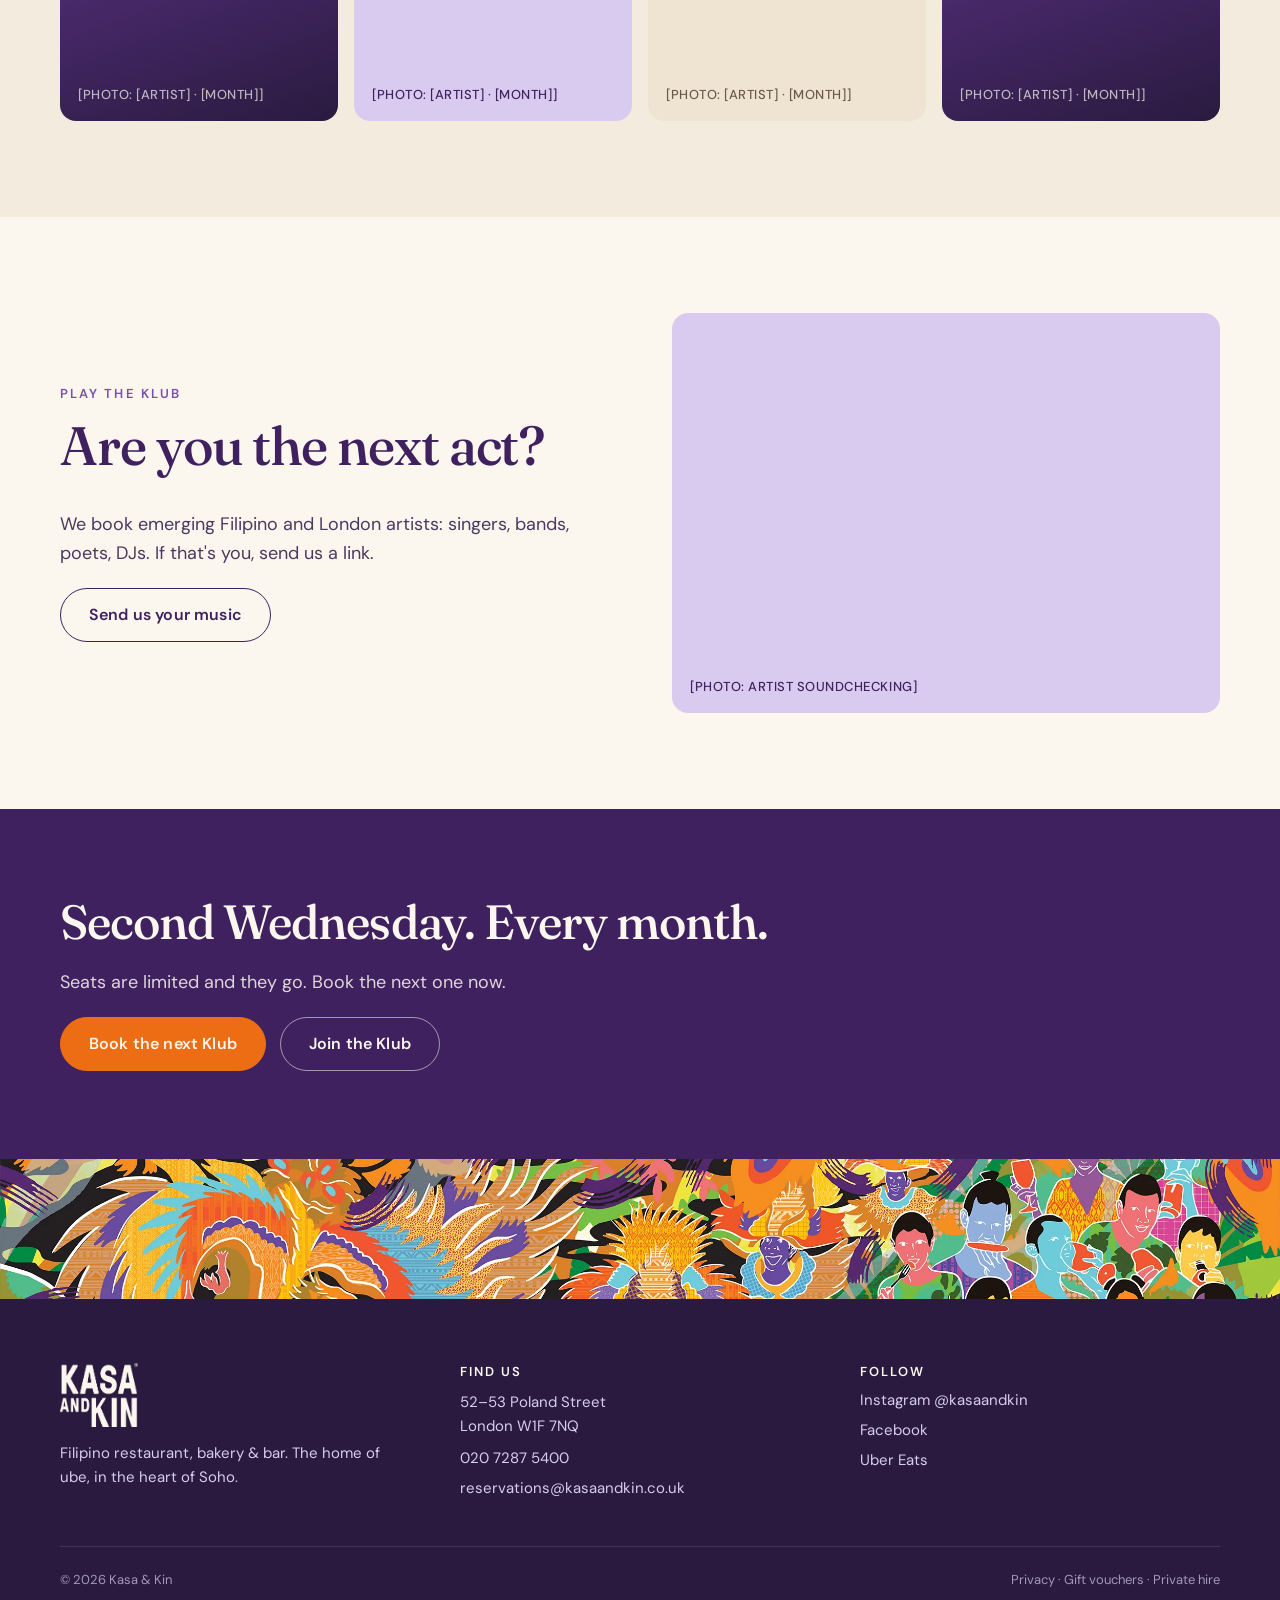
<file: kasa-klub.html>
<!doctype html>
<html lang="en">
<head>
<meta charset="utf-8">
<meta name="viewport" content="width=device-width, initial-scale=1">
<title>Kasa Klub | Filipino food & live music night in Soho</title>
<meta name="description" content="Every second Wednesday: a set feast, live music from emerging Filipino and London talent, and member perks. Book the next Kasa Klub.">
<link rel="canonical" href="https://kasaandkin.co.uk/kasa-klub.html">
<meta property="og:title" content="Kasa Klub | Filipino food & live music night in Soho">
<meta property="og:description" content="Every second Wednesday: a set feast, live music from emerging Filipino and London talent, and member perks. Book the next Kasa Klub.">
<meta property="og:type" content="website">
<meta property="og:url" content="https://kasaandkin.co.uk/kasa-klub.html">
<meta property="og:image" content="https://kasaandkin.co.uk/images/og-ube.jpg">
<meta name="theme-color" content="#3F2160">
<link rel="icon" href="images/favicon.png"><link rel="apple-touch-icon" href="images/favicon.png">
<link rel="preconnect" href="https://fonts.googleapis.com">
<link rel="preconnect" href="https://fonts.gstatic.com" crossorigin>
<link href="https://fonts.googleapis.com/css2?family=Fraunces:ital,opsz,wght@0,9..144,300..900;1,9..144,300..900&family=DM+Sans:wght@400;500;600;700&display=swap" rel="stylesheet">
<link rel="stylesheet" href="css/style.css?v=20261104184150">

</head>
<body>
<div class="site" style="display:flex;flex-direction:column;background:#FBF6EE">
<header class="site-header" style="background:#3F2160;color:#FBF6EE;box-sizing:border-box">
  <div class="topbar-shell"><div class="wrap topbar" style="display:flex;align-items:center;justify-content:space-between;gap:24px;padding-top:18px;padding-bottom:18px">
    <a href="index.html" class="logo" aria-label="Kasa and Kin home" style="display:flex;align-items:center;flex-shrink:0"><img src="images/logo.png" alt="Kasa and Kin" style="height:56px;width:auto;display:block"></a>
    <button class="nav-toggle" type="button" aria-expanded="false" aria-controls="site-nav" aria-label="Open menu"><span class="burger" aria-hidden="true"><span></span><span></span><span></span></span><span class="nav-toggle-label">Menu</span></button><nav id="site-nav" class="nav" aria-label="Main"><a href="ube.html">Ube</a><a href="restaurant.html">Restaurant</a><a href="bakery.html">Bakery</a><a href="grab-and-go.html">Grab &amp; Go</a><a href="menus.html">Menus</a><a href="kasa-klub.html">Kasa Klub</a><a href="about.html">About</a><a href="contact.html">Contact</a><a href="https://tables.toasttab.com/restaurants/767cba43-fa35-4088-9961-1121550fa5e2/reserve?partySize=2" target="_blank" rel="noopener" class="btn btn-gold nav-book">Book a table</a></nav>
    <a href="https://tables.toasttab.com/restaurants/767cba43-fa35-4088-9961-1121550fa5e2/reserve?partySize=2" target="_blank" rel="noopener" class="btn btn-gold book-top" style="min-height:44px;padding:0 20px;font-size:14px;white-space:nowrap;flex-shrink:0">Book<span class="bt-long">&nbsp;a table</span></a>
  </div></div>
  <div class="wrap cols2" style="display:grid;grid-template-columns:repeat(2, minmax(0, 1fr));gap:56px;align-items:center;padding-top:48px;padding-bottom:80px">
    <div style="display:flex;flex-direction:column;gap:24px">
      <p class="eyebrow" style="margin:0;color:#E89A2C">Kasa Klub · every second Wednesday</p>
      <h1 class="h-display hero-h" style="font-size:76px;line-height:1.0;color:#FBF6EE">Filipino food, live music, one long table.</h1>
      <p style="margin:0;font-size:19px;line-height:1.55;max-width:520px;color:rgba(251,246,238,0.85)">Once a month the lights go down and the volume goes up. A set feast menu, emerging Filipino and London talent on the mic, and a room full of kin. This is the night we're proudest of.</p>
      <div style="display:flex;gap:14px;flex-wrap:wrap"><a href="#next" class="btn btn-gold">Book the next Klub</a><a href="#perks" class="btn btn-ghost">Member perks</a></div>
    </div>
    <div class="ph ph-media hero-vid" style="border-radius:200px 16px 16px 16px;background-image:url(video/kk-v08.jpg)"><video autoplay muted loop playsinline webkit-playsinline disablepictureinpicture preload="auto" poster="video/kk-v08.jpg" aria-label="A full room at Kasa and Kin"><source src="video/kk-v08.mp4" type="video/mp4"></video></div>
  </div>
</header>
<section style="padding:96px 0"><div class="wrap"><div id="next"></div><div class="cols2" style="display:grid;grid-template-columns:repeat(2, minmax(0, 1fr));gap:64px;align-items:center"><div class="card" style="gap:20px;padding:40px"><span class="eyebrow" style="color:#7A4FB0">Next Klub night</span><h2 class="h-display" style="font-size:44px;line-height:1.05;color:#3F2160">[DATE] · 7pm</h2><p class="body" style="font-size:16px">Featuring <b>[ARTIST]</b> — [one line on the artist]. Doors 6:30pm, feast from 7, music from 8:30.</p><div style="display:flex;flex-direction:column;border-top:1px solid #EADFCB"><div class="menu-row"><div><b>Klub ticket</b><small>Set feast menu + welcome Ube Martini</small></div></div><div class="menu-row"><div><b>Member ticket</b><small>Same night, member price</small></div></div></div><a href="https://tables.toasttab.com/restaurants/767cba43-fa35-4088-9961-1121550fa5e2/reserve?partySize=2" target="_blank" rel="noopener" class="btn btn-ube" style="align-self:flex-start">Book a seat</a></div><div class="ph ph-media" style="height:560px;border-radius:16px"><picture><source type="image/webp" srcset="images/kk-39-800.webp 800w, images/kk-39-1600.webp 1600w" sizes="(max-width:860px) 100vw, 50vw"><img src="images/kk-39-1600.jpg" alt="Purple drink on a festive table" loading="lazy" decoding="async" style="object-position:center"></picture></div></div></div></section>
<section style="background:#3F2160;padding:96px 0"><div class="wrap"><div style="display:flex;flex-direction:column;gap:16px;max-width:820px;margin-bottom:48px"><p class="eyebrow" style="margin:0;color:#E89A2C">The night</p><h2 class="h-display sec-h" style="font-size:54px;line-height:1.04;color:#FBF6EE">How a Klub night goes.</h2></div><div class="cols3" style="display:grid;grid-template-columns:repeat(3, minmax(0, 1fr));gap:24px"><div style="display:flex;flex-direction:column;gap:10px;color:#FBF6EE"><span class="h-display" style="font-size:40px;color:#E89A2C">6:30</span><h3 class="h-display" style="font-size:24px;color:#FBF6EE">Doors &amp; drinks</h3><p style="margin:0;font-size:16px;line-height:1.55;color:rgba(251,246,238,0.85)">A welcome Ube Martini and the bar in full swing.</p></div><div style="display:flex;flex-direction:column;gap:10px;color:#FBF6EE"><span class="h-display" style="font-size:40px;color:#E89A2C">7:00</span><h3 class="h-display" style="font-size:24px;color:#FBF6EE">The feast</h3><p style="margin:0;font-size:16px;line-height:1.55;color:rgba(251,246,238,0.85)">A set sharing menu, family style, down the long table.</p></div><div style="display:flex;flex-direction:column;gap:10px;color:#FBF6EE"><span class="h-display" style="font-size:40px;color:#E89A2C">8:30</span><h3 class="h-display" style="font-size:24px;color:#FBF6EE">The music</h3><p style="margin:0;font-size:16px;line-height:1.55;color:rgba(251,246,238,0.85)">Live set from the month's artist. Stay for the bar after.</p></div></div></div></section>
<section style="padding:96px 0"><div class="wrap"><div id="perks"></div><div class="cols2" style="display:grid;grid-template-columns:repeat(2, minmax(0, 1fr));gap:64px;align-items:center"><div class="ph ph-media" style="height:480px;border-radius:16px"><picture><source type="image/webp" srcset="images/kk-33-800.webp 800w, images/kk-33-1600.webp 1600w" sizes="(max-width:860px) 100vw, 50vw"><img src="images/kk-33-1600.jpg" alt="Ube soft serve in a Kasa and Kin cup" loading="lazy" decoding="async" style="object-position:center"></picture></div><div style="display:flex;flex-direction:column;gap:20px"><div style="display:flex;flex-direction:column;gap:16px;max-width:820px;margin-bottom:48px"><p class="eyebrow" style="margin:0;color:#7A4FB0">Kasa Klub perks</p><h2 class="h-display sec-h" style="font-size:54px;line-height:1.04;color:#3F2160">Join the Klub. It's free.</h2></div><p class="body" style="margin-top:-32px">Members hear about Klub nights first, pay the member price, and get a few things on the house through the year.</p><div style="display:flex;flex-direction:column;border-top:1px solid #EADFCB"><div class="menu-row"><div><b>First dibs</b><small>Klub tickets 48 hours before everyone else</small></div><span class="p"></span></div><div class="menu-row"><div><b>Member price</b><small>On every Klub night</small></div><span class="p"></span></div><div class="menu-row"><div><b>Birthday treat</b><small>A slice of ube cake on us, any day in your birthday month</small></div><span class="p"></span></div><div class="menu-row"><div><b>Members' nights</b><small>Occasional tastings and previews</small></div><span class="p"></span></div></div><a href="https://www.toasttab.com/kasa-and-kin/rewardsSignup" class="btn btn-ube" target="_blank" rel="noopener" style="align-self:flex-start">Join the Kasa Klub, free</a></div></div></div></section>
<section style="background:#F3EBDD;padding:96px 0"><div class="wrap"><div style="display:flex;flex-direction:column;gap:16px;max-width:820px;margin-bottom:48px"><p class="eyebrow" style="margin:0;color:#7A4FB0">Past Klubs</p><h2 class="h-display sec-h" style="font-size:54px;line-height:1.04;color:#3F2160">The archive.</h2><p style="margin:0;font-size:18px;line-height:1.6;color:#4A3A5F;max-width:720px">Every artist who's played the Klub so far.</p></div><div class="cols4" style="display:grid;grid-template-columns:repeat(4, minmax(0, 1fr));gap:16px"><div class="ph ph-ube" style="height:220px;border-radius:16px">[Photo: [ARTIST] · [MONTH]]</div><div class="ph ph-lilac" style="height:220px;border-radius:16px">[Photo: [ARTIST] · [MONTH]]</div><div class="ph ph-cream" style="height:220px;border-radius:16px">[Photo: [ARTIST] · [MONTH]]</div><div class="ph ph-ube" style="height:220px;border-radius:16px">[Photo: [ARTIST] · [MONTH]]</div></div></div></section>
<section style="padding:96px 0"><div class="wrap"><div class="cols2" style="display:grid;grid-template-columns:repeat(2, minmax(0, 1fr));gap:64px;align-items:center"><div style="display:flex;flex-direction:column;gap:20px"><div style="display:flex;flex-direction:column;gap:16px;max-width:820px;margin-bottom:48px"><p class="eyebrow" style="margin:0;color:#7A4FB0">Play the Klub</p><h2 class="h-display sec-h" style="font-size:54px;line-height:1.04;color:#3F2160">Are you the next act?</h2></div><p class="body" style="margin-top:-32px">We book emerging Filipino and London artists: singers, bands, poets, DJs. If that's you, send us a link.</p><a href="mailto:reservations@kasaandkin.co.uk" class="btn btn-outline" style="align-self:flex-start">Send us your music</a></div><div class="ph ph-lilac" style="height:400px;border-radius:16px">[Photo: Artist soundchecking]</div></div></div></section>
<section style="background:#3F2160;color:#FBF6EE;padding:88px 0"><div class="wrap" style="display:flex;flex-direction:column;align-items:flex-start;gap:20px"><h2 class="h-display sec-h" style="font-size:48px;line-height:1.06;color:#FBF6EE;max-width:760px">Second Wednesday. Every month.</h2><p style="margin:0;font-size:18px;line-height:1.6;color:rgba(251,246,238,0.85);max-width:620px">Seats are limited and they go. Book the next one now.</p><div style="display:flex;gap:14px;flex-wrap:wrap"><a href="https://tables.toasttab.com/restaurants/767cba43-fa35-4088-9961-1121550fa5e2/reserve?partySize=2" target="_blank" rel="noopener" class="btn btn-gold">Book the next Klub</a><a href="https://www.toasttab.com/kasa-and-kin/rewardsSignup" class="btn btn-ghost" target="_blank" rel="noopener">Join the Klub</a></div></div></section>
<div class="mural mural-strip" aria-hidden="true"></div>
<footer class="foot" style="background:#2A1A3F;color:#D9CBEF;padding:64px 0 40px">
  <div class="wrap" style="display:flex;flex-direction:column;gap:48px">
    <div class="cols3" style="display:grid;grid-template-columns:repeat(3, minmax(0, 1fr));gap:40px">
      <div style="display:flex;flex-direction:column;gap:14px">
        <img src="images/logo-cream.png" alt="Kasa and Kin" style="height:64px;width:auto;display:block">
        <p style="margin:0;font-size:15px;line-height:1.6;max-width:320px">Filipino restaurant, bakery &amp; bar. The home of ube, in the heart of Soho.</p>
      </div>
      <div style="display:flex;flex-direction:column;gap:10px">
        <span class="eyebrow" style="color:#FBF6EE">Find us</span>
        <span style="font-size:15px;line-height:1.6">52–53 Poland Street<br>London W1F 7NQ</span>
        <a href="tel:02072875400">020 7287 5400</a>
        <a href="mailto:reservations@kasaandkin.co.uk">reservations@kasaandkin.co.uk</a>
      </div>
      <div style="display:flex;flex-direction:column;gap:10px">
        <span class="eyebrow" style="color:#FBF6EE">Follow</span>
        <a href="https://instagram.com/kasaandkin">Instagram @kasaandkin</a>
        <a href="https://www.facebook.com">Facebook</a>
        <a href="https://www.ubereats.com">Uber Eats</a>
      </div>
    </div>
    <div style="display:flex;justify-content:space-between;flex-wrap:wrap;gap:12px;border-top:1px solid rgba(217,203,239,0.2);padding-top:24px;font-size:13px;opacity:0.7">
      <span>© 2026 Kasa &amp; Kin</span>
      <span>Privacy · Gift vouchers · Private hire</span>
    </div>
  </div>
</footer>
</div>
<aside class="kk-pop" id="kk-pop" role="dialog" aria-modal="false" aria-labelledby="kk-pop-title" hidden>
  <button class="kk-pop-x" type="button" aria-label="Close">×</button>
  <div class="kk-pop-img"><picture><source type="image/webp" srcset="images/kk-33-800.webp"><img src="images/kk-33-1600.jpg" alt="Ube soft serve in a Kasa and Kin cup" loading="lazy"></picture></div>
  <div class="kk-pop-body">
    <p class="eyebrow" style="margin:0;color:#E89A2C">Free to join</p>
    <h2 id="kk-pop-title" class="h-display">Join the Kasa Klub</h2>
    <p>Earn rewards every time you eat, drink or pick up from the bakery, and be first to hear about Klub nights.</p>
    <a class="btn btn-gold kk-pop-cta" href="https://www.toasttab.com/kasa-and-kin/rewardsSignup" target="_blank" rel="noopener">Join for free</a>
    <button class="kk-pop-later" type="button">Maybe later</button>
  </div>
</aside>
<script src="js/main.js?v=20261104181426"></script>
</body>
</html>
</file>
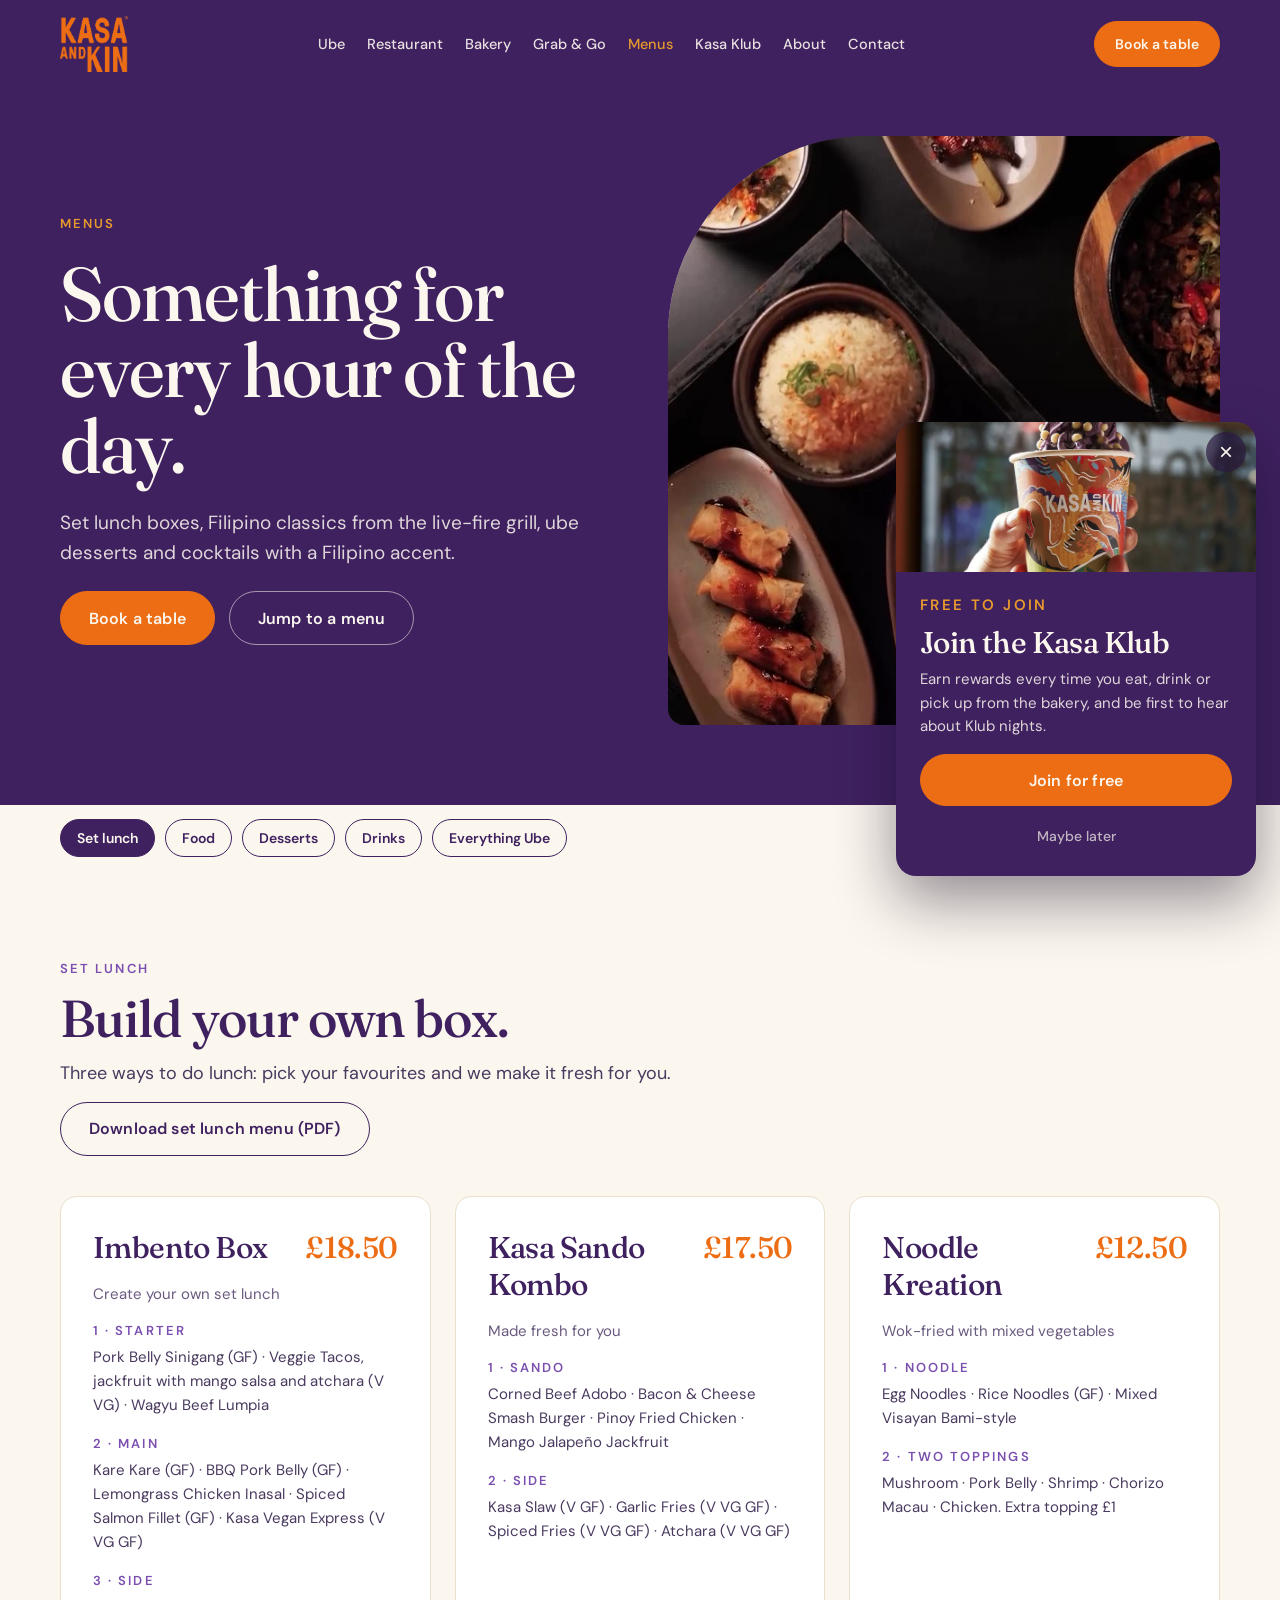
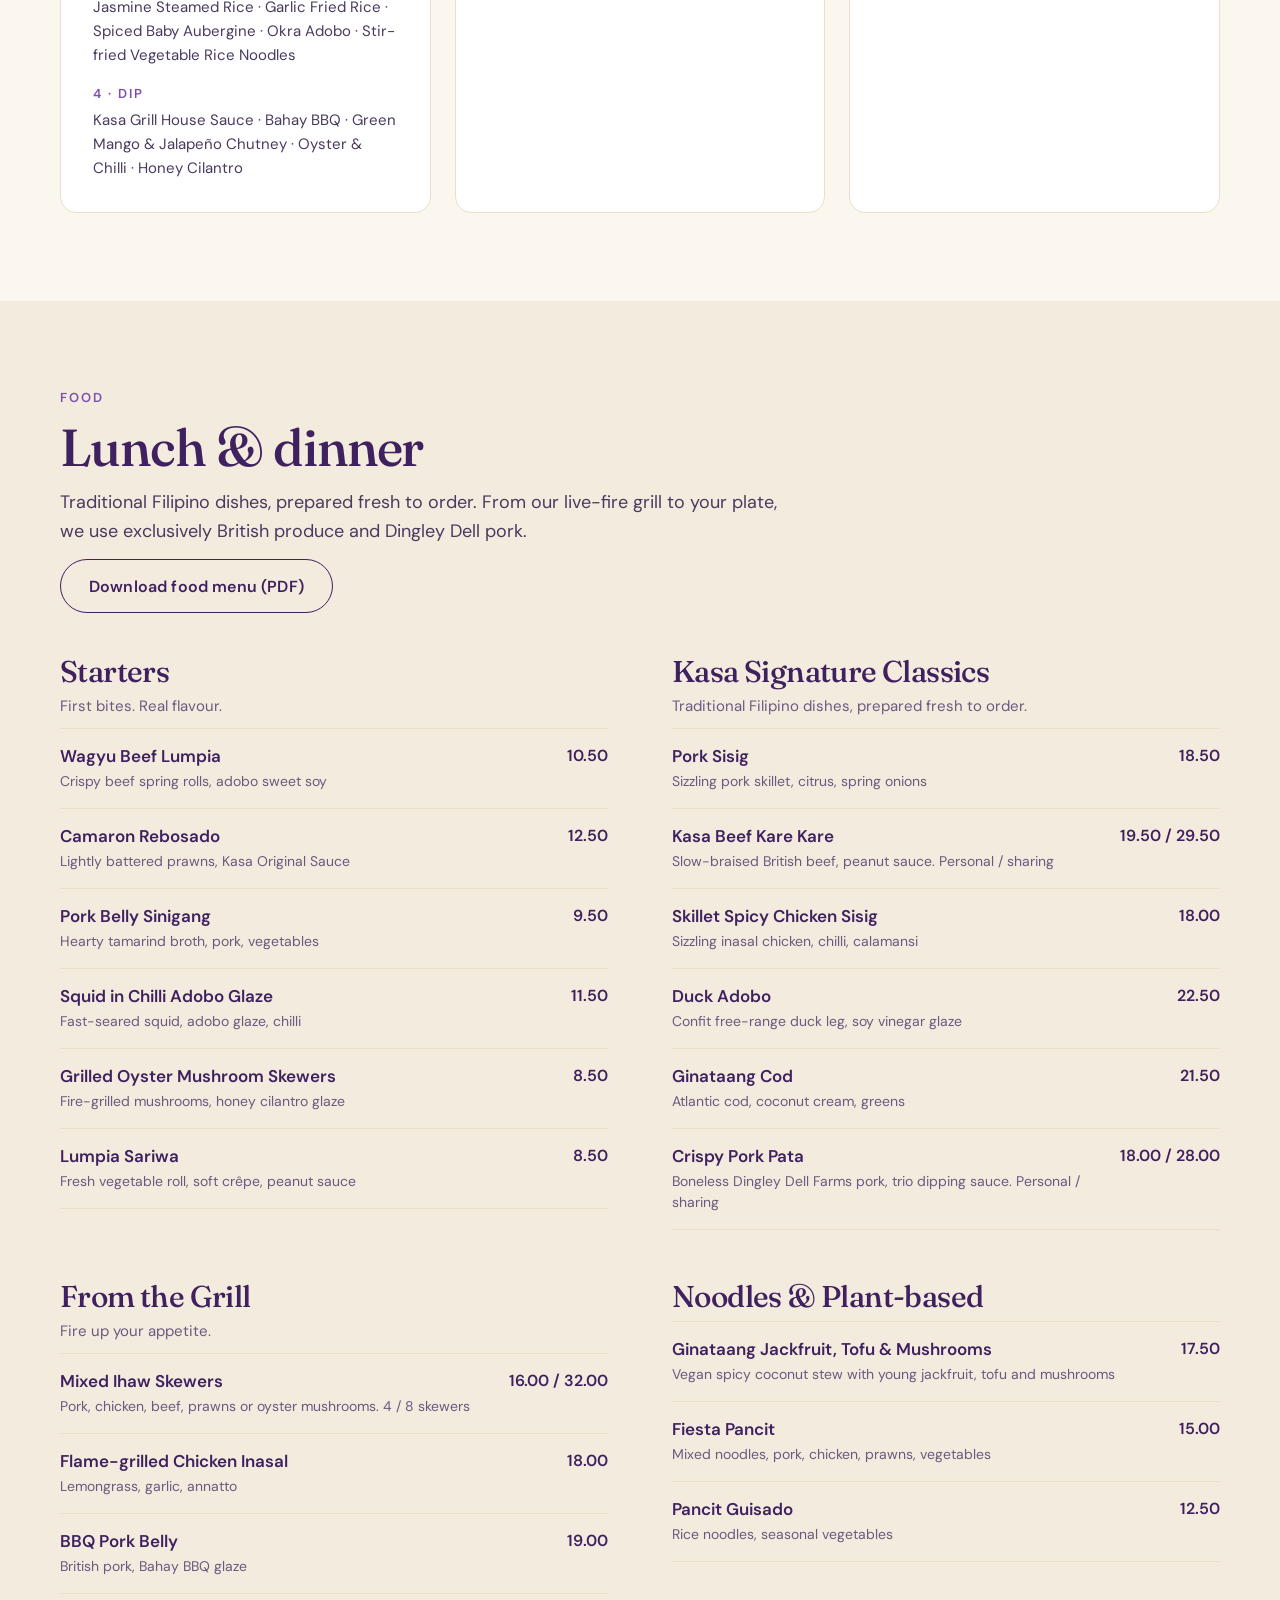
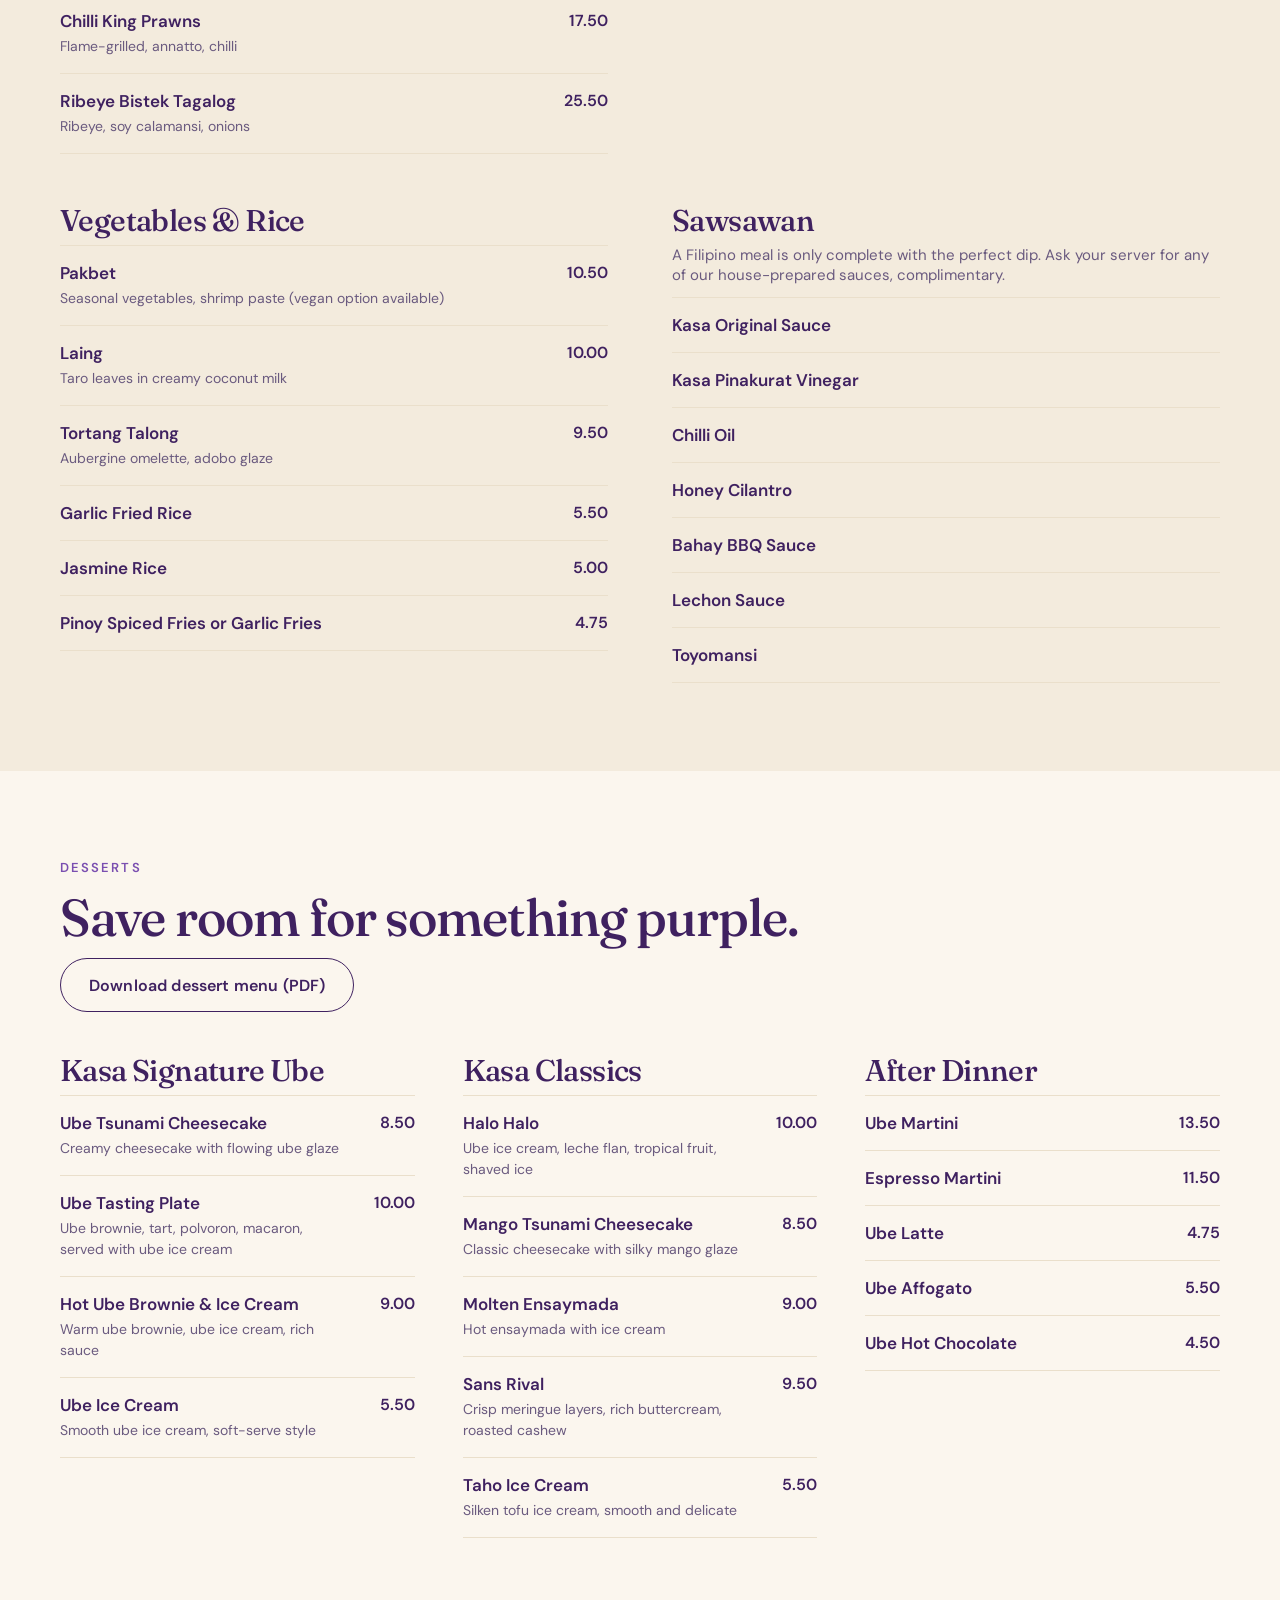
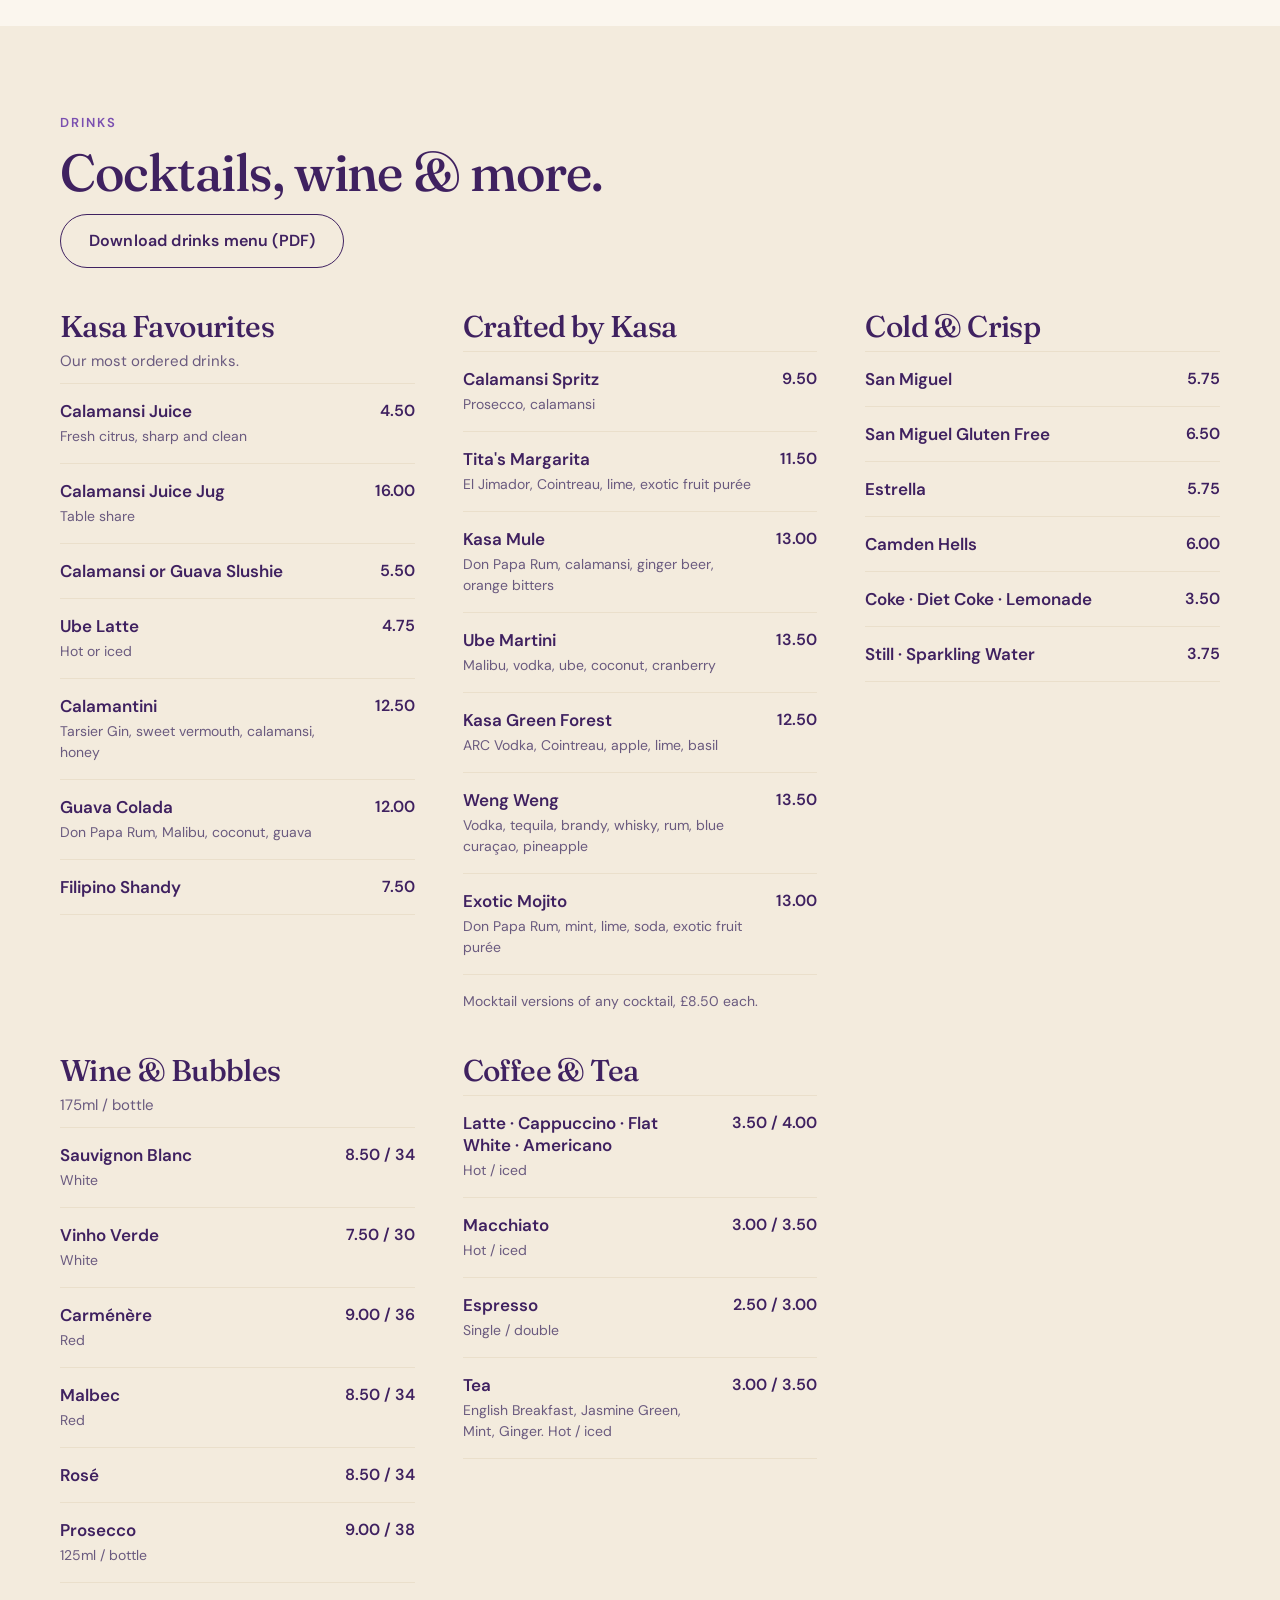
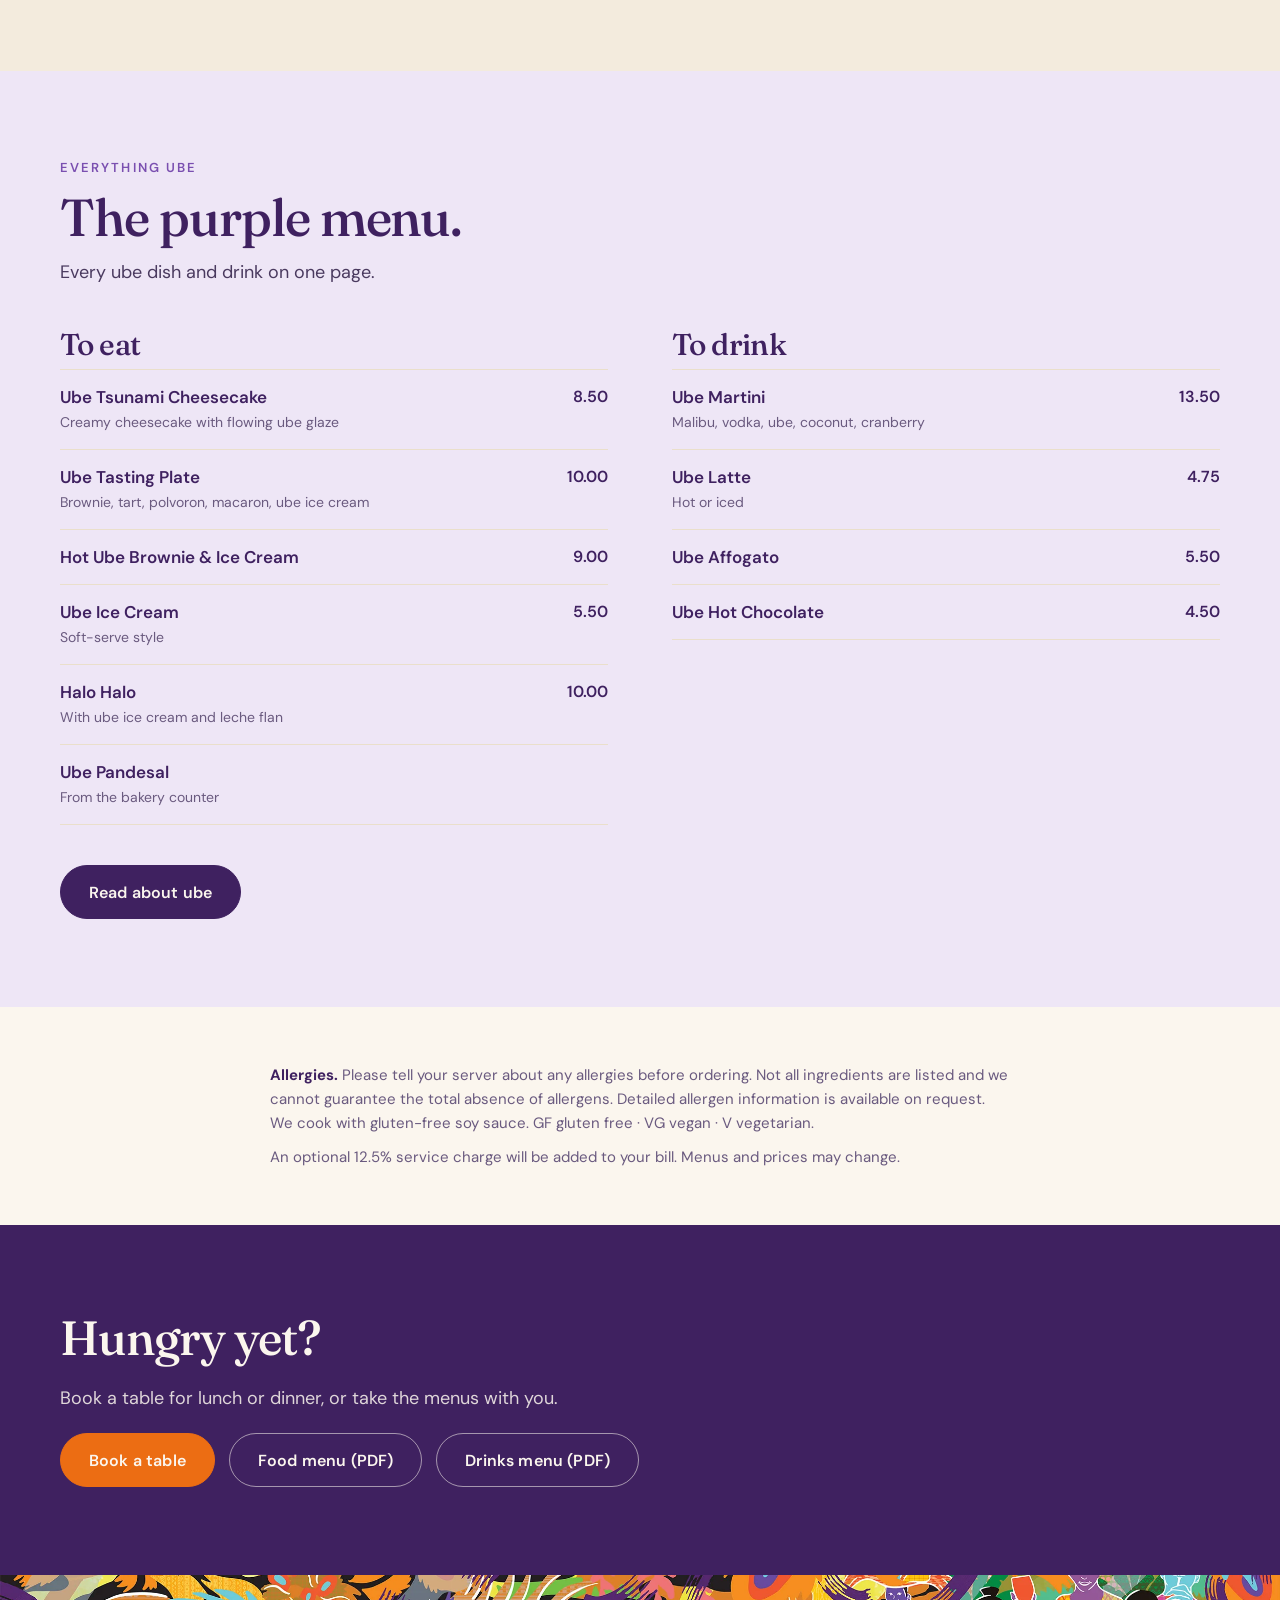
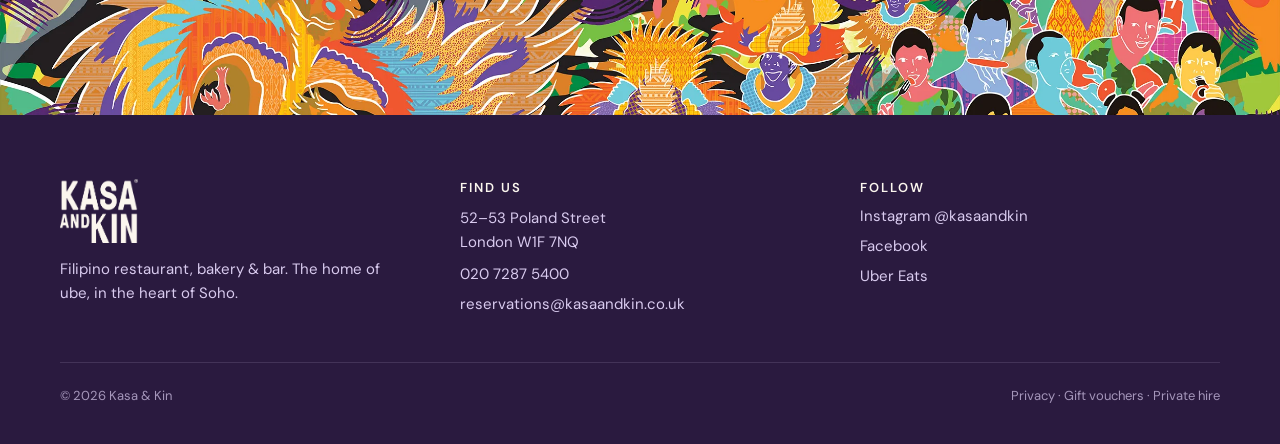
<file: menus.html>
<!doctype html>
<html lang="en">
<head>
<meta charset="utf-8">
<meta name="viewport" content="width=device-width, initial-scale=1">
<title>Menus | Kasa & Kin, Soho</title>
<meta name="description" content="Lunch, dinner, bakery, cocktails and wine, and the Everything Ube menu at Kasa & Kin, Poland Street, Soho.">
<link rel="canonical" href="https://kasaandkin.co.uk/menus.html">
<meta property="og:title" content="Menus | Kasa & Kin, Soho">
<meta property="og:description" content="Lunch, dinner, bakery, cocktails and wine, and the Everything Ube menu at Kasa & Kin, Poland Street, Soho.">
<meta property="og:type" content="website">
<meta property="og:url" content="https://kasaandkin.co.uk/menus.html">
<meta property="og:image" content="https://kasaandkin.co.uk/images/og-ube.jpg">
<meta name="theme-color" content="#3F2160">
<link rel="icon" href="images/favicon.png"><link rel="apple-touch-icon" href="images/favicon.png">
<link rel="preconnect" href="https://fonts.googleapis.com">
<link rel="preconnect" href="https://fonts.gstatic.com" crossorigin>
<link href="https://fonts.googleapis.com/css2?family=Fraunces:ital,opsz,wght@0,9..144,300..900;1,9..144,300..900&family=DM+Sans:wght@400;500;600;700&display=swap" rel="stylesheet">
<link rel="stylesheet" href="css/style.css?v=20261104184150">

</head>
<body>
<div class="site" style="display:flex;flex-direction:column;background:#FBF6EE">
<header class="site-header" style="background:#3F2160;color:#FBF6EE;box-sizing:border-box">
  <div class="topbar-shell"><div class="wrap topbar" style="display:flex;align-items:center;justify-content:space-between;gap:24px;padding-top:18px;padding-bottom:18px">
    <a href="index.html" class="logo" aria-label="Kasa and Kin home" style="display:flex;align-items:center;flex-shrink:0"><img src="images/logo.png" alt="Kasa and Kin" style="height:56px;width:auto;display:block"></a>
    <button class="nav-toggle" type="button" aria-expanded="false" aria-controls="site-nav" aria-label="Open menu"><span class="burger" aria-hidden="true"><span></span><span></span><span></span></span><span class="nav-toggle-label">Menu</span></button><nav id="site-nav" class="nav" aria-label="Main"><a href="ube.html">Ube</a><a href="restaurant.html">Restaurant</a><a href="bakery.html">Bakery</a><a href="grab-and-go.html">Grab &amp; Go</a><a href="menus.html">Menus</a><a href="kasa-klub.html">Kasa Klub</a><a href="about.html">About</a><a href="contact.html">Contact</a><a href="https://tables.toasttab.com/restaurants/767cba43-fa35-4088-9961-1121550fa5e2/reserve?partySize=2" target="_blank" rel="noopener" class="btn btn-gold nav-book">Book a table</a></nav>
    <a href="https://tables.toasttab.com/restaurants/767cba43-fa35-4088-9961-1121550fa5e2/reserve?partySize=2" target="_blank" rel="noopener" class="btn btn-gold book-top" style="min-height:44px;padding:0 20px;font-size:14px;white-space:nowrap;flex-shrink:0">Book<span class="bt-long">&nbsp;a table</span></a>
  </div></div>
  <div class="wrap cols2" style="display:grid;grid-template-columns:repeat(2, minmax(0, 1fr));gap:56px;align-items:center;padding-top:48px;padding-bottom:80px">
    <div style="display:flex;flex-direction:column;gap:24px">
      <p class="eyebrow" style="margin:0;color:#E89A2C">Menus</p>
      <h1 class="h-display hero-h" style="font-size:76px;line-height:1.0;color:#FBF6EE">Something for every hour of the day.</h1>
      <p style="margin:0;font-size:19px;line-height:1.55;max-width:520px;color:rgba(251,246,238,0.85)">Set lunch boxes, Filipino classics from the live-fire grill, ube desserts and cocktails with a Filipino accent.</p>
      <div style="display:flex;gap:14px;flex-wrap:wrap"><a href="https://tables.toasttab.com/restaurants/767cba43-fa35-4088-9961-1121550fa5e2/reserve?partySize=2" target="_blank" rel="noopener" class="btn btn-gold">Book a table</a><a href="#menus" class="btn btn-ghost">Jump to a menu</a></div>
    </div>
    <div class="ph ph-media hero-vid" style="border-radius:200px 16px 16px 16px;background-image:url(video/kk-v06.jpg)"><video autoplay muted loop playsinline webkit-playsinline disablepictureinpicture preload="auto" poster="video/kk-v06.jpg" aria-label="Dishes from the kitchen"><source src="video/kk-v06.mp4" type="video/mp4"></video></div>
  </div>
</header>
<nav class="menu-jump" aria-label="Menu sections"><div class="wrap menu-jump-row"><a href="#lunch" class="pill">Set lunch</a><a href="#food" class="pill">Food</a><a href="#desserts" class="pill">Desserts</a><a href="#drinks" class="pill">Drinks</a><a href="#ube" class="pill">Everything Ube</a></div></nav>
<section id="lunch" style="padding:88px 0;scroll-margin-top:calc(var(--tb-h,88px) + 76px)"><div class="wrap" style="display:flex;flex-direction:column;gap:40px">
<div style="display:flex;flex-direction:column;gap:14px"><p class="eyebrow" style="margin:0;color:#7A4FB0">Set lunch</p><h2 class="h-display sec-h" style="font-size:52px;line-height:1.04;color:#3F2160;margin:0">Build your own box.</h2><p class="body" style="max-width:720px">Three ways to do lunch: pick your favourites and we make it fresh for you.</p><a href="menus/kasa-and-kin-set-lunch-boxes.pdf" class="btn btn-outline" style="align-self:flex-start" download>Download set lunch menu (PDF)</a></div>
<div class="cols3" style="display:grid;grid-template-columns:repeat(3, minmax(0, 1fr));gap:24px;align-items:stretch"><article class="card" style="gap:18px;padding:32px"><div style="display:flex;justify-content:space-between;align-items:baseline;gap:12px"><h3 class="h-display" style="font-size:30px;color:#3F2160;margin:0">Imbento Box</h3><span class="h-display" style="font-size:30px;color:#EC6D13;white-space:nowrap">£18.50</span></div><p style="margin:0;font-size:15px;color:#6A5A7F">Create your own set lunch</p><div style="display:flex;flex-direction:column;gap:6px"><span class="eyebrow" style="color:#7A4FB0">1 · Starter</span><p style="margin:0;font-size:15px;line-height:1.6;color:#4A3A5F">Pork Belly Sinigang (GF) · Veggie Tacos, jackfruit with mango salsa and atchara (V VG) · Wagyu Beef Lumpia</p></div><div style="display:flex;flex-direction:column;gap:6px"><span class="eyebrow" style="color:#7A4FB0">2 · Main</span><p style="margin:0;font-size:15px;line-height:1.6;color:#4A3A5F">Kare Kare (GF) · BBQ Pork Belly (GF) · Lemongrass Chicken Inasal · Spiced Salmon Fillet (GF) · Kasa Vegan Express (V VG GF)</p></div><div style="display:flex;flex-direction:column;gap:6px"><span class="eyebrow" style="color:#7A4FB0">3 · Side</span><p style="margin:0;font-size:15px;line-height:1.6;color:#4A3A5F">Jasmine Steamed Rice · Garlic Fried Rice · Spiced Baby Aubergine · Okra Adobo · Stir-fried Vegetable Rice Noodles</p></div><div style="display:flex;flex-direction:column;gap:6px"><span class="eyebrow" style="color:#7A4FB0">4 · Dip</span><p style="margin:0;font-size:15px;line-height:1.6;color:#4A3A5F">Kasa Grill House Sauce · Bahay BBQ · Green Mango &amp; Jalapeño Chutney · Oyster &amp; Chilli · Honey Cilantro</p></div></article><article class="card" style="gap:18px;padding:32px"><div style="display:flex;justify-content:space-between;align-items:baseline;gap:12px"><h3 class="h-display" style="font-size:30px;color:#3F2160;margin:0">Kasa Sando Kombo</h3><span class="h-display" style="font-size:30px;color:#EC6D13;white-space:nowrap">£17.50</span></div><p style="margin:0;font-size:15px;color:#6A5A7F">Made fresh for you</p><div style="display:flex;flex-direction:column;gap:6px"><span class="eyebrow" style="color:#7A4FB0">1 · Sando</span><p style="margin:0;font-size:15px;line-height:1.6;color:#4A3A5F">Corned Beef Adobo · Bacon &amp; Cheese Smash Burger · Pinoy Fried Chicken · Mango Jalapeño Jackfruit</p></div><div style="display:flex;flex-direction:column;gap:6px"><span class="eyebrow" style="color:#7A4FB0">2 · Side</span><p style="margin:0;font-size:15px;line-height:1.6;color:#4A3A5F">Kasa Slaw (V GF) · Garlic Fries (V VG GF) · Spiced Fries (V VG GF) · Atchara (V VG GF)</p></div></article><article class="card" style="gap:18px;padding:32px"><div style="display:flex;justify-content:space-between;align-items:baseline;gap:12px"><h3 class="h-display" style="font-size:30px;color:#3F2160;margin:0">Noodle Kreation</h3><span class="h-display" style="font-size:30px;color:#EC6D13;white-space:nowrap">£12.50</span></div><p style="margin:0;font-size:15px;color:#6A5A7F">Wok-fried with mixed vegetables</p><div style="display:flex;flex-direction:column;gap:6px"><span class="eyebrow" style="color:#7A4FB0">1 · Noodle</span><p style="margin:0;font-size:15px;line-height:1.6;color:#4A3A5F">Egg Noodles · Rice Noodles (GF) · Mixed Visayan Bami-style</p></div><div style="display:flex;flex-direction:column;gap:6px"><span class="eyebrow" style="color:#7A4FB0">2 · Two toppings</span><p style="margin:0;font-size:15px;line-height:1.6;color:#4A3A5F">Mushroom · Pork Belly · Shrimp · Chorizo Macau · Chicken. Extra topping £1</p></div></article></div></div></section>
<section id="food" style="background:#F3EBDD;padding:88px 0;scroll-margin-top:calc(var(--tb-h,88px) + 76px)"><div class="wrap" style="display:flex;flex-direction:column;gap:40px">
<div style="display:flex;flex-direction:column;gap:14px"><p class="eyebrow" style="margin:0;color:#7A4FB0">Food</p><h2 class="h-display sec-h" style="font-size:52px;line-height:1.04;color:#3F2160;margin:0">Lunch &amp; dinner</h2><p class="body" style="max-width:720px">Traditional Filipino dishes, prepared fresh to order. From our live-fire grill to your plate, we use exclusively British produce and Dingley Dell pork.</p><a href="menus/kasa-and-kin-food-menu.pdf" class="btn btn-outline" style="align-self:flex-start" download>Download food menu (PDF)</a></div>
<div class="cols2" style="display:grid;grid-template-columns:repeat(2, minmax(0, 1fr));gap:48px 64px;align-items:start"><div style="display:flex;flex-direction:column;gap:6px"><h3 class="h-display" style="font-size:30px;color:#3F2160;margin:0">Starters</h3><p style="margin:0 0 6px;font-size:15px;color:#6A5A7F">First bites. Real flavour.</p><div style="border-top:1px solid #EADFCB"><div class="menu-row"><div><b>Wagyu Beef Lumpia</b><small>Crispy beef spring rolls, adobo sweet soy</small></div><span class="p">10.50</span></div><div class="menu-row"><div><b>Camaron Rebosado</b><small>Lightly battered prawns, Kasa Original Sauce</small></div><span class="p">12.50</span></div><div class="menu-row"><div><b>Pork Belly Sinigang</b><small>Hearty tamarind broth, pork, vegetables</small></div><span class="p">9.50</span></div><div class="menu-row"><div><b>Squid in Chilli Adobo Glaze</b><small>Fast-seared squid, adobo glaze, chilli</small></div><span class="p">11.50</span></div><div class="menu-row"><div><b>Grilled Oyster Mushroom Skewers</b><small>Fire-grilled mushrooms, honey cilantro glaze</small></div><span class="p">8.50</span></div><div class="menu-row"><div><b>Lumpia Sariwa</b><small>Fresh vegetable roll, soft crêpe, peanut sauce</small></div><span class="p">8.50</span></div></div></div><div style="display:flex;flex-direction:column;gap:6px"><h3 class="h-display" style="font-size:30px;color:#3F2160;margin:0">Kasa Signature Classics</h3><p style="margin:0 0 6px;font-size:15px;color:#6A5A7F">Traditional Filipino dishes, prepared fresh to order.</p><div style="border-top:1px solid #EADFCB"><div class="menu-row"><div><b>Pork Sisig</b><small>Sizzling pork skillet, citrus, spring onions</small></div><span class="p">18.50</span></div><div class="menu-row"><div><b>Kasa Beef Kare Kare</b><small>Slow-braised British beef, peanut sauce. Personal / sharing</small></div><span class="p">19.50 / 29.50</span></div><div class="menu-row"><div><b>Skillet Spicy Chicken Sisig</b><small>Sizzling inasal chicken, chilli, calamansi</small></div><span class="p">18.00</span></div><div class="menu-row"><div><b>Duck Adobo</b><small>Confit free-range duck leg, soy vinegar glaze</small></div><span class="p">22.50</span></div><div class="menu-row"><div><b>Ginataang Cod</b><small>Atlantic cod, coconut cream, greens</small></div><span class="p">21.50</span></div><div class="menu-row"><div><b>Crispy Pork Pata</b><small>Boneless Dingley Dell Farms pork, trio dipping sauce. Personal / sharing</small></div><span class="p">18.00 / 28.00</span></div></div></div><div style="display:flex;flex-direction:column;gap:6px"><h3 class="h-display" style="font-size:30px;color:#3F2160;margin:0">From the Grill</h3><p style="margin:0 0 6px;font-size:15px;color:#6A5A7F">Fire up your appetite.</p><div style="border-top:1px solid #EADFCB"><div class="menu-row"><div><b>Mixed Ihaw Skewers</b><small>Pork, chicken, beef, prawns or oyster mushrooms. 4 / 8 skewers</small></div><span class="p">16.00 / 32.00</span></div><div class="menu-row"><div><b>Flame-grilled Chicken Inasal</b><small>Lemongrass, garlic, annatto</small></div><span class="p">18.00</span></div><div class="menu-row"><div><b>BBQ Pork Belly</b><small>British pork, Bahay BBQ glaze</small></div><span class="p">19.00</span></div><div class="menu-row"><div><b>Chilli King Prawns</b><small>Flame-grilled, annatto, chilli</small></div><span class="p">17.50</span></div><div class="menu-row"><div><b>Ribeye Bistek Tagalog</b><small>Ribeye, soy calamansi, onions</small></div><span class="p">25.50</span></div></div></div><div style="display:flex;flex-direction:column;gap:6px"><h3 class="h-display" style="font-size:30px;color:#3F2160;margin:0">Noodles &amp; Plant-based</h3><div style="border-top:1px solid #EADFCB"><div class="menu-row"><div><b>Ginataang Jackfruit, Tofu &amp; Mushrooms</b><small>Vegan spicy coconut stew with young jackfruit, tofu and mushrooms</small></div><span class="p">17.50</span></div><div class="menu-row"><div><b>Fiesta Pancit</b><small>Mixed noodles, pork, chicken, prawns, vegetables</small></div><span class="p">15.00</span></div><div class="menu-row"><div><b>Pancit Guisado</b><small>Rice noodles, seasonal vegetables</small></div><span class="p">12.50</span></div></div></div><div style="display:flex;flex-direction:column;gap:6px"><h3 class="h-display" style="font-size:30px;color:#3F2160;margin:0">Vegetables &amp; Rice</h3><div style="border-top:1px solid #EADFCB"><div class="menu-row"><div><b>Pakbet</b><small>Seasonal vegetables, shrimp paste (vegan option available)</small></div><span class="p">10.50</span></div><div class="menu-row"><div><b>Laing</b><small>Taro leaves in creamy coconut milk</small></div><span class="p">10.00</span></div><div class="menu-row"><div><b>Tortang Talong</b><small>Aubergine omelette, adobo glaze</small></div><span class="p">9.50</span></div><div class="menu-row"><div><b>Garlic Fried Rice</b></div><span class="p">5.50</span></div><div class="menu-row"><div><b>Jasmine Rice</b></div><span class="p">5.00</span></div><div class="menu-row"><div><b>Pinoy Spiced Fries or Garlic Fries</b></div><span class="p">4.75</span></div></div></div><div style="display:flex;flex-direction:column;gap:6px"><h3 class="h-display" style="font-size:30px;color:#3F2160;margin:0">Sawsawan</h3><p style="margin:0 0 6px;font-size:15px;color:#6A5A7F">A Filipino meal is only complete with the perfect dip. Ask your server for any of our house-prepared sauces, complimentary.</p><div style="border-top:1px solid #EADFCB"><div class="menu-row"><div><b>Kasa Original Sauce</b></div></div><div class="menu-row"><div><b>Kasa Pinakurat Vinegar</b></div></div><div class="menu-row"><div><b>Chilli Oil</b></div></div><div class="menu-row"><div><b>Honey Cilantro</b></div></div><div class="menu-row"><div><b>Bahay BBQ Sauce</b></div></div><div class="menu-row"><div><b>Lechon Sauce</b></div></div><div class="menu-row"><div><b>Toyomansi</b></div></div></div></div></div></div></section>
<section id="desserts" style="padding:88px 0;scroll-margin-top:calc(var(--tb-h,88px) + 76px)"><div class="wrap" style="display:flex;flex-direction:column;gap:40px">
<div style="display:flex;flex-direction:column;gap:14px"><p class="eyebrow" style="margin:0;color:#7A4FB0">Desserts</p><h2 class="h-display sec-h" style="font-size:52px;line-height:1.04;color:#3F2160;margin:0">Save room for something purple.</h2><a href="menus/kasa-and-kin-dessert-menu.pdf" class="btn btn-outline" style="align-self:flex-start" download>Download dessert menu (PDF)</a></div>
<div class="cols3" style="display:grid;grid-template-columns:repeat(3, minmax(0, 1fr));gap:40px 48px;align-items:start"><div style="display:flex;flex-direction:column;gap:6px"><h3 class="h-display" style="font-size:30px;color:#3F2160;margin:0">Kasa Signature Ube</h3><div style="border-top:1px solid #EADFCB"><div class="menu-row"><div><b>Ube Tsunami Cheesecake</b><small>Creamy cheesecake with flowing ube glaze</small></div><span class="p">8.50</span></div><div class="menu-row"><div><b>Ube Tasting Plate</b><small>Ube brownie, tart, polvoron, macaron, served with ube ice cream</small></div><span class="p">10.00</span></div><div class="menu-row"><div><b>Hot Ube Brownie &amp; Ice Cream</b><small>Warm ube brownie, ube ice cream, rich sauce</small></div><span class="p">9.00</span></div><div class="menu-row"><div><b>Ube Ice Cream</b><small>Smooth ube ice cream, soft-serve style</small></div><span class="p">5.50</span></div></div></div><div style="display:flex;flex-direction:column;gap:6px"><h3 class="h-display" style="font-size:30px;color:#3F2160;margin:0">Kasa Classics</h3><div style="border-top:1px solid #EADFCB"><div class="menu-row"><div><b>Halo Halo</b><small>Ube ice cream, leche flan, tropical fruit, shaved ice</small></div><span class="p">10.00</span></div><div class="menu-row"><div><b>Mango Tsunami Cheesecake</b><small>Classic cheesecake with silky mango glaze</small></div><span class="p">8.50</span></div><div class="menu-row"><div><b>Molten Ensaymada</b><small>Hot ensaymada with ice cream</small></div><span class="p">9.00</span></div><div class="menu-row"><div><b>Sans Rival</b><small>Crisp meringue layers, rich buttercream, roasted cashew</small></div><span class="p">9.50</span></div><div class="menu-row"><div><b>Taho Ice Cream</b><small>Silken tofu ice cream, smooth and delicate</small></div><span class="p">5.50</span></div></div></div><div style="display:flex;flex-direction:column;gap:6px"><h3 class="h-display" style="font-size:30px;color:#3F2160;margin:0">After Dinner</h3><div style="border-top:1px solid #EADFCB"><div class="menu-row"><div><b>Ube Martini</b></div><span class="p">13.50</span></div><div class="menu-row"><div><b>Espresso Martini</b></div><span class="p">11.50</span></div><div class="menu-row"><div><b>Ube Latte</b></div><span class="p">4.75</span></div><div class="menu-row"><div><b>Ube Affogato</b></div><span class="p">5.50</span></div><div class="menu-row"><div><b>Ube Hot Chocolate</b></div><span class="p">4.50</span></div></div></div></div></div></section>
<section id="drinks" style="background:#F3EBDD;padding:88px 0;scroll-margin-top:calc(var(--tb-h,88px) + 76px)"><div class="wrap" style="display:flex;flex-direction:column;gap:40px">
<div style="display:flex;flex-direction:column;gap:14px"><p class="eyebrow" style="margin:0;color:#7A4FB0">Drinks</p><h2 class="h-display sec-h" style="font-size:52px;line-height:1.04;color:#3F2160;margin:0">Cocktails, wine &amp; more.</h2><a href="menus/kasa-and-kin-drinks-menu.pdf" class="btn btn-outline" style="align-self:flex-start" download>Download drinks menu (PDF)</a></div>
<div class="cols3" style="display:grid;grid-template-columns:repeat(3, minmax(0, 1fr));gap:40px 48px;align-items:start"><div style="display:flex;flex-direction:column;gap:6px"><h3 class="h-display" style="font-size:30px;color:#3F2160;margin:0">Kasa Favourites</h3><p style="margin:0 0 6px;font-size:15px;color:#6A5A7F">Our most ordered drinks.</p><div style="border-top:1px solid #EADFCB"><div class="menu-row"><div><b>Calamansi Juice</b><small>Fresh citrus, sharp and clean</small></div><span class="p">4.50</span></div><div class="menu-row"><div><b>Calamansi Juice Jug</b><small>Table share</small></div><span class="p">16.00</span></div><div class="menu-row"><div><b>Calamansi or Guava Slushie</b></div><span class="p">5.50</span></div><div class="menu-row"><div><b>Ube Latte</b><small>Hot or iced</small></div><span class="p">4.75</span></div><div class="menu-row"><div><b>Calamantini</b><small>Tarsier Gin, sweet vermouth, calamansi, honey</small></div><span class="p">12.50</span></div><div class="menu-row"><div><b>Guava Colada</b><small>Don Papa Rum, Malibu, coconut, guava</small></div><span class="p">12.00</span></div><div class="menu-row"><div><b>Filipino Shandy</b></div><span class="p">7.50</span></div></div></div><div style="display:flex;flex-direction:column;gap:6px"><h3 class="h-display" style="font-size:30px;color:#3F2160;margin:0">Crafted by Kasa</h3><div style="border-top:1px solid #EADFCB"><div class="menu-row"><div><b>Calamansi Spritz</b><small>Prosecco, calamansi</small></div><span class="p">9.50</span></div><div class="menu-row"><div><b>Tita&#39;s Margarita</b><small>El Jimador, Cointreau, lime, exotic fruit purée</small></div><span class="p">11.50</span></div><div class="menu-row"><div><b>Kasa Mule</b><small>Don Papa Rum, calamansi, ginger beer, orange bitters</small></div><span class="p">13.00</span></div><div class="menu-row"><div><b>Ube Martini</b><small>Malibu, vodka, ube, coconut, cranberry</small></div><span class="p">13.50</span></div><div class="menu-row"><div><b>Kasa Green Forest</b><small>ARC Vodka, Cointreau, apple, lime, basil</small></div><span class="p">12.50</span></div><div class="menu-row"><div><b>Weng Weng</b><small>Vodka, tequila, brandy, whisky, rum, blue curaçao, pineapple</small></div><span class="p">13.50</span></div><div class="menu-row"><div><b>Exotic Mojito</b><small>Don Papa Rum, mint, lime, soda, exotic fruit purée</small></div><span class="p">13.00</span></div></div><p style="margin:10px 0 0;font-size:14px;line-height:1.5;color:#6A5A7F">Mocktail versions of any cocktail, £8.50 each.</p></div><div style="display:flex;flex-direction:column;gap:6px"><h3 class="h-display" style="font-size:30px;color:#3F2160;margin:0">Cold &amp; Crisp</h3><div style="border-top:1px solid #EADFCB"><div class="menu-row"><div><b>San Miguel</b></div><span class="p">5.75</span></div><div class="menu-row"><div><b>San Miguel Gluten Free</b></div><span class="p">6.50</span></div><div class="menu-row"><div><b>Estrella</b></div><span class="p">5.75</span></div><div class="menu-row"><div><b>Camden Hells</b></div><span class="p">6.00</span></div><div class="menu-row"><div><b>Coke · Diet Coke · Lemonade</b></div><span class="p">3.50</span></div><div class="menu-row"><div><b>Still · Sparkling Water</b></div><span class="p">3.75</span></div></div></div><div style="display:flex;flex-direction:column;gap:6px"><h3 class="h-display" style="font-size:30px;color:#3F2160;margin:0">Wine &amp; Bubbles</h3><p style="margin:0 0 6px;font-size:15px;color:#6A5A7F">175ml / bottle</p><div style="border-top:1px solid #EADFCB"><div class="menu-row"><div><b>Sauvignon Blanc</b><small>White</small></div><span class="p">8.50 / 34</span></div><div class="menu-row"><div><b>Vinho Verde</b><small>White</small></div><span class="p">7.50 / 30</span></div><div class="menu-row"><div><b>Carménère</b><small>Red</small></div><span class="p">9.00 / 36</span></div><div class="menu-row"><div><b>Malbec</b><small>Red</small></div><span class="p">8.50 / 34</span></div><div class="menu-row"><div><b>Rosé</b></div><span class="p">8.50 / 34</span></div><div class="menu-row"><div><b>Prosecco</b><small>125ml / bottle</small></div><span class="p">9.00 / 38</span></div></div></div><div style="display:flex;flex-direction:column;gap:6px"><h3 class="h-display" style="font-size:30px;color:#3F2160;margin:0">Coffee &amp; Tea</h3><div style="border-top:1px solid #EADFCB"><div class="menu-row"><div><b>Latte · Cappuccino · Flat White · Americano</b><small>Hot / iced</small></div><span class="p">3.50 / 4.00</span></div><div class="menu-row"><div><b>Macchiato</b><small>Hot / iced</small></div><span class="p">3.00 / 3.50</span></div><div class="menu-row"><div><b>Espresso</b><small>Single / double</small></div><span class="p">2.50 / 3.00</span></div><div class="menu-row"><div><b>Tea</b><small>English Breakfast, Jasmine Green, Mint, Ginger. Hot / iced</small></div><span class="p">3.00 / 3.50</span></div></div></div></div></div></section>
<section id="ube" style="background:#EEE6F6;padding:88px 0;scroll-margin-top:calc(var(--tb-h,88px) + 76px)"><div class="wrap" style="display:flex;flex-direction:column;gap:40px">
<div style="display:flex;flex-direction:column;gap:14px"><p class="eyebrow" style="margin:0;color:#7A4FB0">Everything Ube</p><h2 class="h-display sec-h" style="font-size:52px;line-height:1.04;color:#3F2160;margin:0">The purple menu.</h2><p class="body" style="max-width:720px">Every ube dish and drink on one page.</p></div>
<div class="cols2" style="display:grid;grid-template-columns:repeat(2, minmax(0, 1fr));gap:48px 64px;align-items:start"><div style="display:flex;flex-direction:column;gap:6px"><h3 class="h-display" style="font-size:30px;color:#3F2160;margin:0">To eat</h3><div style="border-top:1px solid #EADFCB"><div class="menu-row"><div><b>Ube Tsunami Cheesecake</b><small>Creamy cheesecake with flowing ube glaze</small></div><span class="p">8.50</span></div><div class="menu-row"><div><b>Ube Tasting Plate</b><small>Brownie, tart, polvoron, macaron, ube ice cream</small></div><span class="p">10.00</span></div><div class="menu-row"><div><b>Hot Ube Brownie &amp; Ice Cream</b></div><span class="p">9.00</span></div><div class="menu-row"><div><b>Ube Ice Cream</b><small>Soft-serve style</small></div><span class="p">5.50</span></div><div class="menu-row"><div><b>Halo Halo</b><small>With ube ice cream and leche flan</small></div><span class="p">10.00</span></div><div class="menu-row"><div><b>Ube Pandesal</b><small>From the bakery counter</small></div></div></div></div><div style="display:flex;flex-direction:column;gap:6px"><h3 class="h-display" style="font-size:30px;color:#3F2160;margin:0">To drink</h3><div style="border-top:1px solid #EADFCB"><div class="menu-row"><div><b>Ube Martini</b><small>Malibu, vodka, ube, coconut, cranberry</small></div><span class="p">13.50</span></div><div class="menu-row"><div><b>Ube Latte</b><small>Hot or iced</small></div><span class="p">4.75</span></div><div class="menu-row"><div><b>Ube Affogato</b></div><span class="p">5.50</span></div><div class="menu-row"><div><b>Ube Hot Chocolate</b></div><span class="p">4.50</span></div></div></div></div><div><a href="ube.html" class="btn btn-ube">Read about ube</a></div></div></section>
<section style="padding:56px 0"><div class="wrap" style="display:flex;flex-direction:column;gap:10px;font-size:15px;line-height:1.6;color:#6A5A7F;max-width:820px">
<p style="margin:0"><b style="color:#3F2160">Allergies.</b> Please tell your server about any allergies before ordering. Not all ingredients are listed and we cannot guarantee the total absence of allergens. Detailed allergen information is available on request. We cook with gluten-free soy sauce. GF gluten free · VG vegan · V vegetarian.</p>
<p style="margin:0">An optional 12.5% service charge will be added to your bill. Menus and prices may change.</p></div></section>
<section style="background:#3F2160;color:#FBF6EE;padding:88px 0"><div class="wrap" style="display:flex;flex-direction:column;align-items:flex-start;gap:20px"><h2 class="h-display sec-h" style="font-size:48px;line-height:1.06;color:#FBF6EE;max-width:760px">Hungry yet?</h2><p style="margin:0;font-size:18px;line-height:1.6;color:rgba(251,246,238,0.85);max-width:620px">Book a table for lunch or dinner, or take the menus with you.</p><div style="display:flex;gap:14px;flex-wrap:wrap"><a href="https://tables.toasttab.com/restaurants/767cba43-fa35-4088-9961-1121550fa5e2/reserve?partySize=2" class="btn btn-gold" target="_blank" rel="noopener">Book a table</a><a href="menus/kasa-and-kin-food-menu.pdf" class="btn btn-ghost" download>Food menu (PDF)</a><a href="menus/kasa-and-kin-drinks-menu.pdf" class="btn btn-ghost" download>Drinks menu (PDF)</a></div></div></section>
<div class="mural mural-strip" aria-hidden="true"></div>
<footer class="foot" style="background:#2A1A3F;color:#D9CBEF;padding:64px 0 40px">
  <div class="wrap" style="display:flex;flex-direction:column;gap:48px">
    <div class="cols3" style="display:grid;grid-template-columns:repeat(3, minmax(0, 1fr));gap:40px">
      <div style="display:flex;flex-direction:column;gap:14px">
        <img src="images/logo-cream.png" alt="Kasa and Kin" style="height:64px;width:auto;display:block">
        <p style="margin:0;font-size:15px;line-height:1.6;max-width:320px">Filipino restaurant, bakery &amp; bar. The home of ube, in the heart of Soho.</p>
      </div>
      <div style="display:flex;flex-direction:column;gap:10px">
        <span class="eyebrow" style="color:#FBF6EE">Find us</span>
        <span style="font-size:15px;line-height:1.6">52–53 Poland Street<br>London W1F 7NQ</span>
        <a href="tel:02072875400">020 7287 5400</a>
        <a href="mailto:reservations@kasaandkin.co.uk">reservations@kasaandkin.co.uk</a>
      </div>
      <div style="display:flex;flex-direction:column;gap:10px">
        <span class="eyebrow" style="color:#FBF6EE">Follow</span>
        <a href="https://instagram.com/kasaandkin">Instagram @kasaandkin</a>
        <a href="https://www.facebook.com">Facebook</a>
        <a href="https://www.ubereats.com">Uber Eats</a>
      </div>
    </div>
    <div style="display:flex;justify-content:space-between;flex-wrap:wrap;gap:12px;border-top:1px solid rgba(217,203,239,0.2);padding-top:24px;font-size:13px;opacity:0.7">
      <span>© 2026 Kasa &amp; Kin</span>
      <span>Privacy · Gift vouchers · Private hire</span>
    </div>
  </div>
</footer>
</div>
<aside class="kk-pop" id="kk-pop" role="dialog" aria-modal="false" aria-labelledby="kk-pop-title" hidden>
  <button class="kk-pop-x" type="button" aria-label="Close">×</button>
  <div class="kk-pop-img"><picture><source type="image/webp" srcset="images/kk-33-800.webp"><img src="images/kk-33-1600.jpg" alt="Ube soft serve in a Kasa and Kin cup" loading="lazy"></picture></div>
  <div class="kk-pop-body">
    <p class="eyebrow" style="margin:0;color:#E89A2C">Free to join</p>
    <h2 id="kk-pop-title" class="h-display">Join the Kasa Klub</h2>
    <p>Earn rewards every time you eat, drink or pick up from the bakery, and be first to hear about Klub nights.</p>
    <a class="btn btn-gold kk-pop-cta" href="https://www.toasttab.com/kasa-and-kin/rewardsSignup" target="_blank" rel="noopener">Join for free</a>
    <button class="kk-pop-later" type="button">Maybe later</button>
  </div>
</aside>
<script src="js/main.js?v=20261104181426"></script>
</body>
</html>
</file>
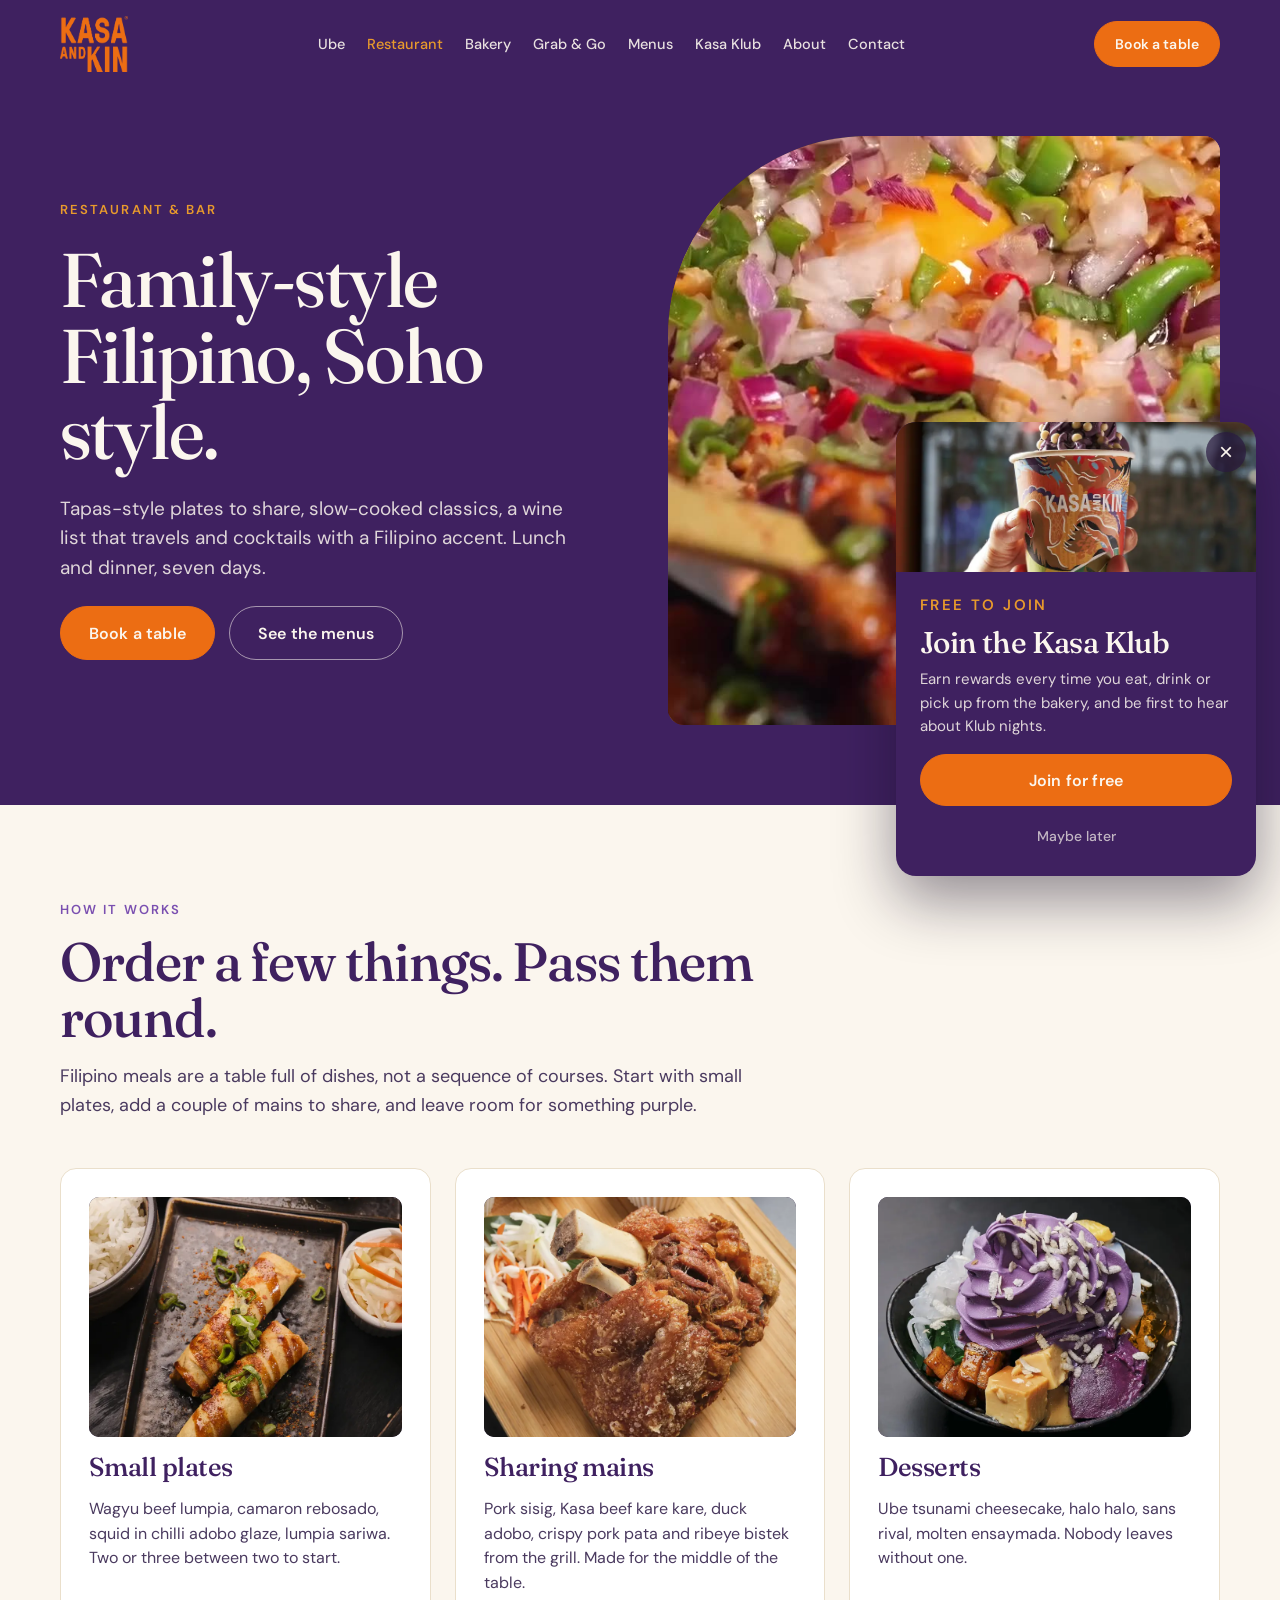
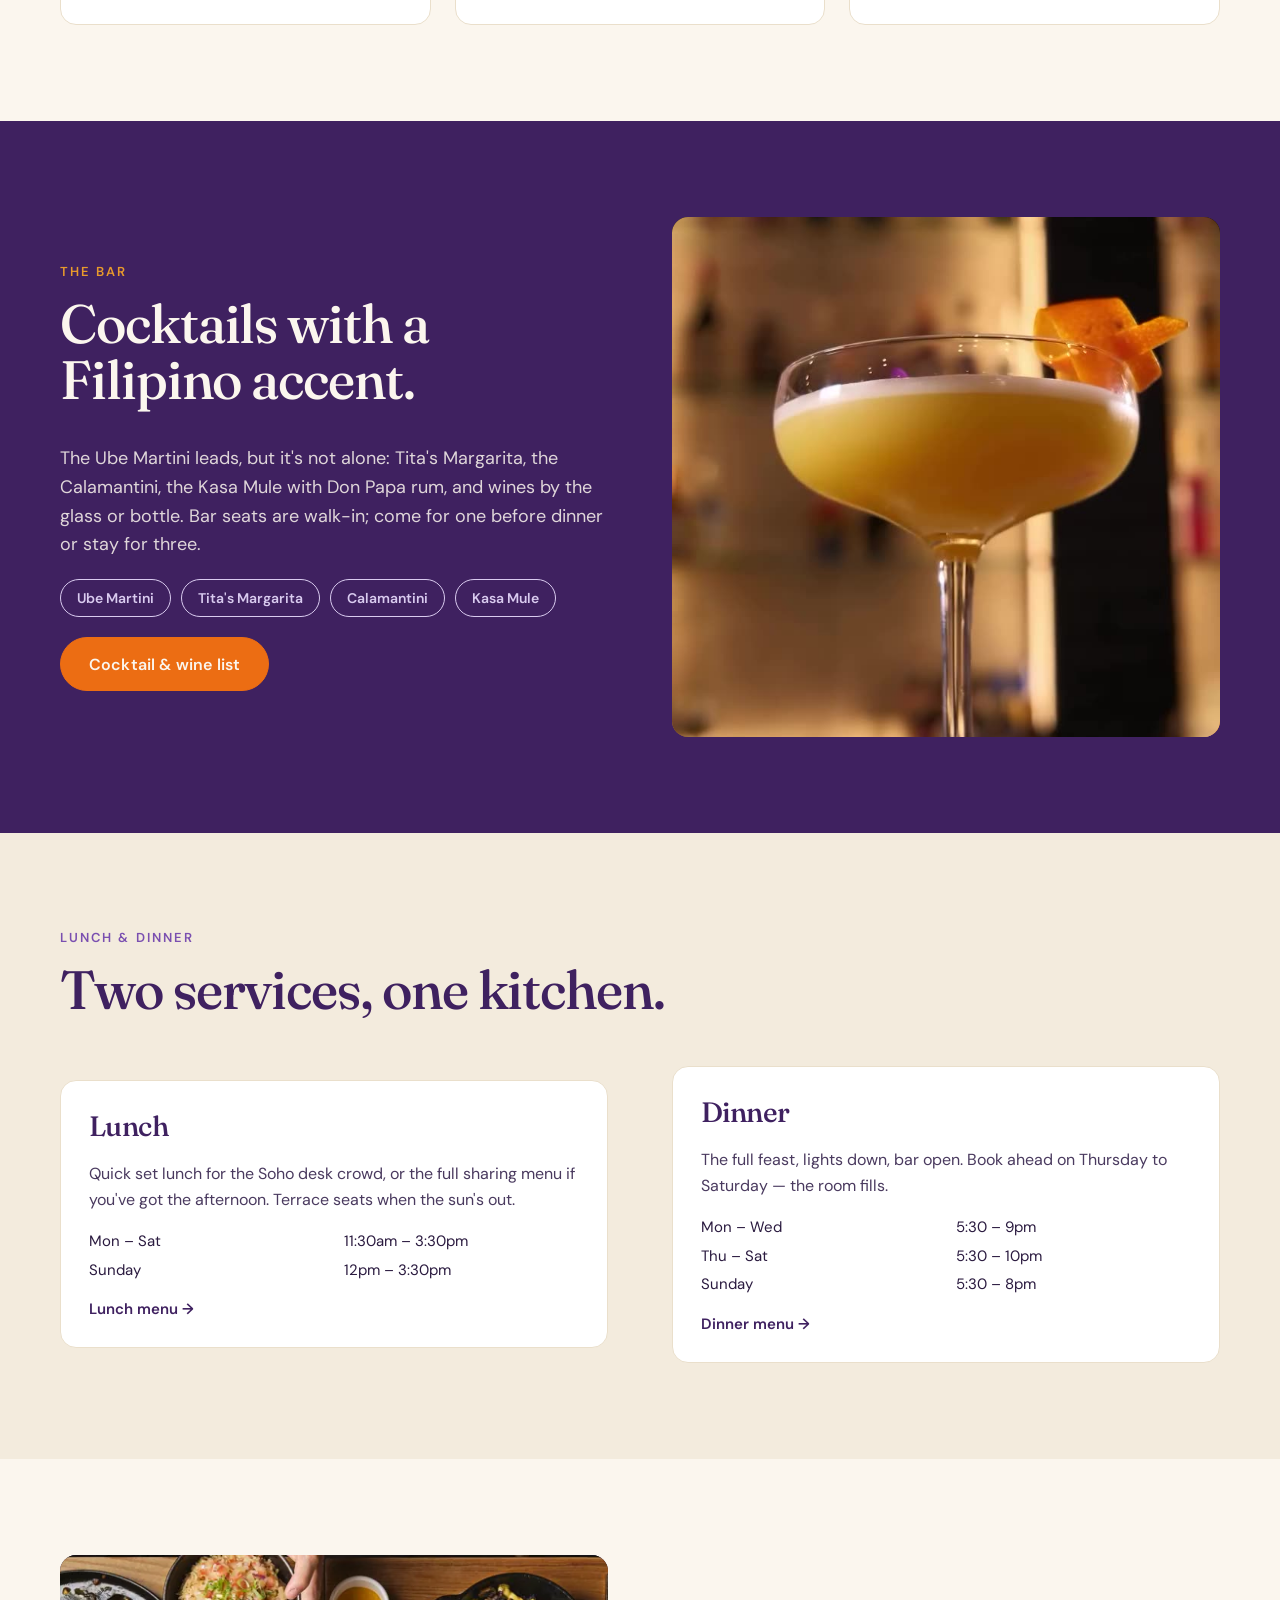
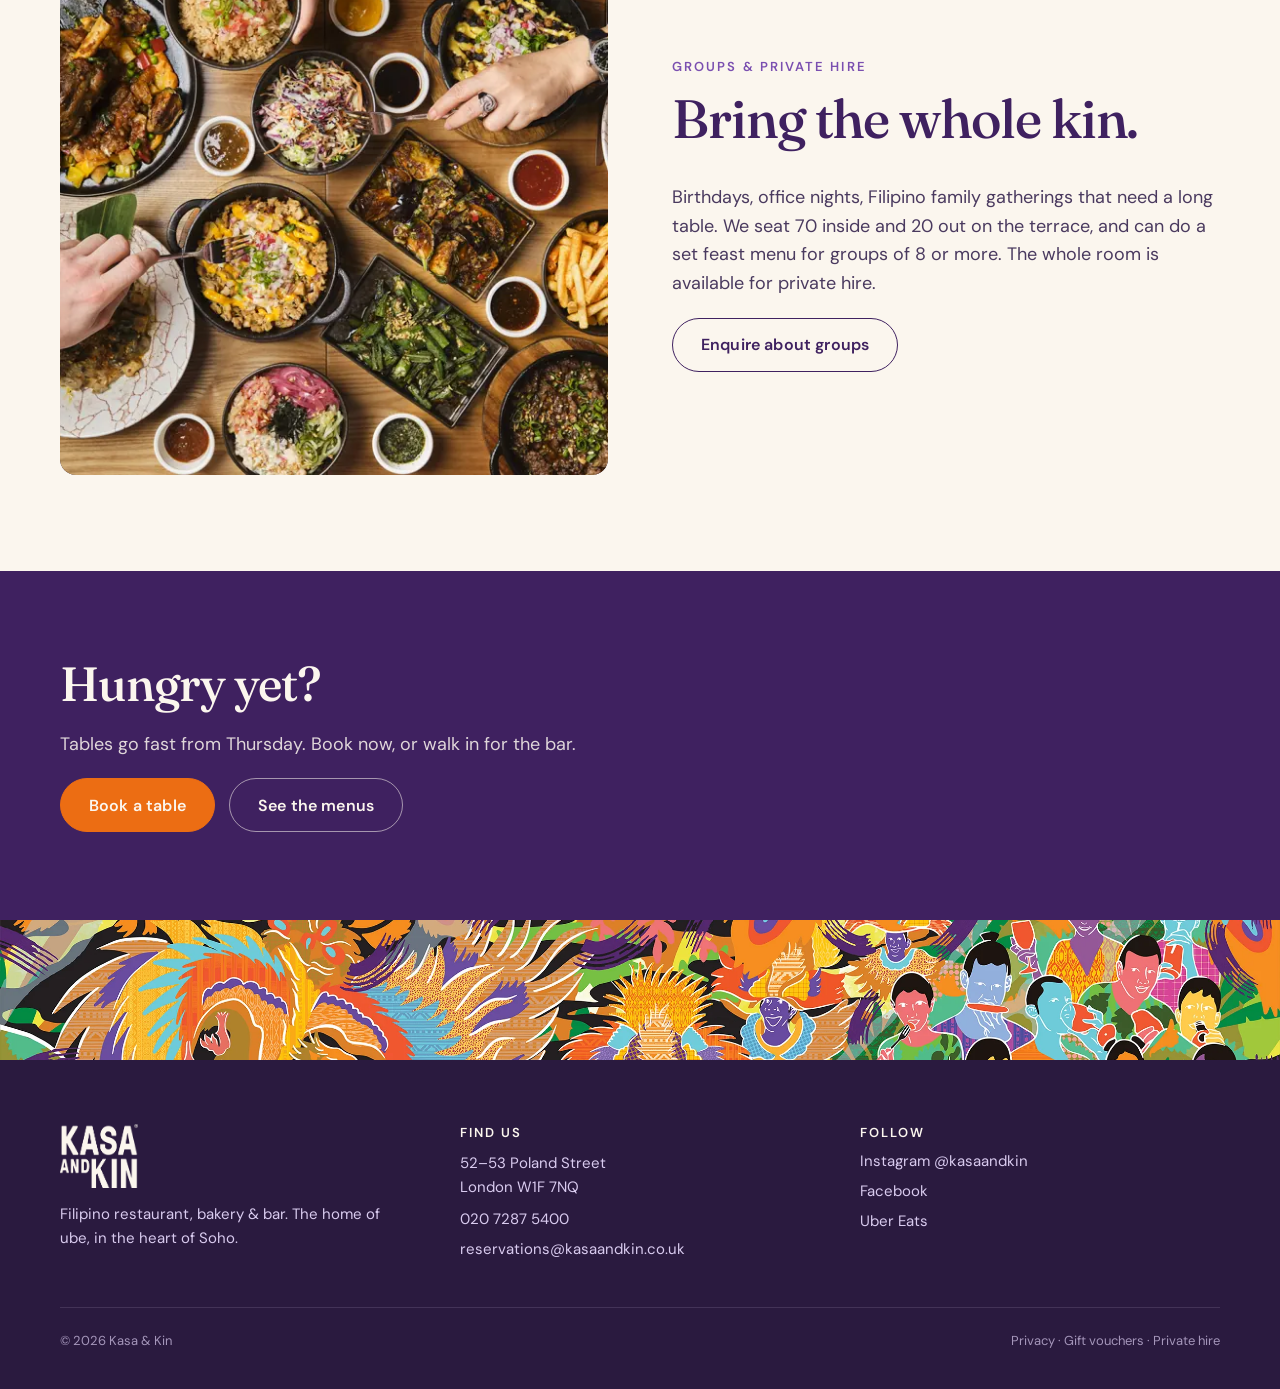
<file: restaurant.html>
<!doctype html>
<html lang="en">
<head>
<meta charset="utf-8">
<meta name="viewport" content="width=device-width, initial-scale=1">
<title>Restaurant & Bar | Kasa & Kin, Soho</title>
<meta name="description" content="Family-style Filipino sharing plates, lunch and dinner, cocktails with a Filipino accent. Book a table at Kasa & Kin, Poland Street.">
<link rel="canonical" href="https://kasaandkin.co.uk/restaurant.html">
<meta property="og:title" content="Restaurant & Bar | Kasa & Kin, Soho">
<meta property="og:description" content="Family-style Filipino sharing plates, lunch and dinner, cocktails with a Filipino accent. Book a table at Kasa & Kin, Poland Street.">
<meta property="og:type" content="website">
<meta property="og:url" content="https://kasaandkin.co.uk/restaurant.html">
<meta property="og:image" content="https://kasaandkin.co.uk/images/og-ube.jpg">
<meta name="theme-color" content="#3F2160">
<link rel="icon" href="images/favicon.png"><link rel="apple-touch-icon" href="images/favicon.png">
<link rel="preconnect" href="https://fonts.googleapis.com">
<link rel="preconnect" href="https://fonts.gstatic.com" crossorigin>
<link href="https://fonts.googleapis.com/css2?family=Fraunces:ital,opsz,wght@0,9..144,300..900;1,9..144,300..900&family=DM+Sans:wght@400;500;600;700&display=swap" rel="stylesheet">
<link rel="stylesheet" href="css/style.css?v=20261104184150">

</head>
<body>
<div class="site" style="display:flex;flex-direction:column;background:#FBF6EE">
<header class="site-header" style="background:#3F2160;color:#FBF6EE;box-sizing:border-box">
  <div class="topbar-shell"><div class="wrap topbar" style="display:flex;align-items:center;justify-content:space-between;gap:24px;padding-top:18px;padding-bottom:18px">
    <a href="index.html" class="logo" aria-label="Kasa and Kin home" style="display:flex;align-items:center;flex-shrink:0"><img src="images/logo.png" alt="Kasa and Kin" style="height:56px;width:auto;display:block"></a>
    <button class="nav-toggle" type="button" aria-expanded="false" aria-controls="site-nav" aria-label="Open menu"><span class="burger" aria-hidden="true"><span></span><span></span><span></span></span><span class="nav-toggle-label">Menu</span></button><nav id="site-nav" class="nav" aria-label="Main"><a href="ube.html">Ube</a><a href="restaurant.html">Restaurant</a><a href="bakery.html">Bakery</a><a href="grab-and-go.html">Grab &amp; Go</a><a href="menus.html">Menus</a><a href="kasa-klub.html">Kasa Klub</a><a href="about.html">About</a><a href="contact.html">Contact</a><a href="https://tables.toasttab.com/restaurants/767cba43-fa35-4088-9961-1121550fa5e2/reserve?partySize=2" target="_blank" rel="noopener" class="btn btn-gold nav-book">Book a table</a></nav>
    <a href="https://tables.toasttab.com/restaurants/767cba43-fa35-4088-9961-1121550fa5e2/reserve?partySize=2" target="_blank" rel="noopener" class="btn btn-gold book-top" style="min-height:44px;padding:0 20px;font-size:14px;white-space:nowrap;flex-shrink:0">Book<span class="bt-long">&nbsp;a table</span></a>
  </div></div>
  <div class="wrap cols2" style="display:grid;grid-template-columns:repeat(2, minmax(0, 1fr));gap:56px;align-items:center;padding-top:48px;padding-bottom:80px">
    <div style="display:flex;flex-direction:column;gap:24px">
      <p class="eyebrow" style="margin:0;color:#E89A2C">Restaurant &amp; bar</p>
      <h1 class="h-display hero-h" style="font-size:76px;line-height:1.0;color:#FBF6EE">Family-style Filipino, Soho style.</h1>
      <p style="margin:0;font-size:19px;line-height:1.55;max-width:520px;color:rgba(251,246,238,0.85)">Tapas-style plates to share, slow-cooked classics, a wine list that travels and cocktails with a Filipino accent. Lunch and dinner, seven days.</p>
      <div style="display:flex;gap:14px;flex-wrap:wrap"><a href="https://tables.toasttab.com/restaurants/767cba43-fa35-4088-9961-1121550fa5e2/reserve?partySize=2" target="_blank" rel="noopener" class="btn btn-gold">Book a table</a><a href="menus.html" class="btn btn-ghost">See the menus</a></div>
    </div>
    <div class="ph ph-media hero-vid" style="border-radius:200px 16px 16px 16px;background-image:url(video/kk-v02.jpg)"><video autoplay muted loop playsinline webkit-playsinline disablepictureinpicture preload="auto" poster="video/kk-v02.jpg" aria-label="Skewers on the grill and plates from the kitchen"><source src="video/kk-v02.mp4" type="video/mp4"></video></div>
  </div>
</header>
<section style="padding:96px 0"><div class="wrap"><div style="display:flex;flex-direction:column;gap:16px;max-width:820px;margin-bottom:48px"><p class="eyebrow" style="margin:0;color:#7A4FB0">How it works</p><h2 class="h-display sec-h" style="font-size:54px;line-height:1.04;color:#3F2160">Order a few things. Pass them round.</h2><p style="margin:0;font-size:18px;line-height:1.6;color:#4A3A5F;max-width:720px">Filipino meals are a table full of dishes, not a sequence of courses. Start with small plates, add a couple of mains to share, and leave room for something purple.</p></div><div class="cols3" style="display:grid;grid-template-columns:repeat(3, minmax(0, 1fr));gap:24px"><article class="card"><div class="ph ph-media" style="height:240px"><picture><source type="image/webp" srcset="images/kk-14-800.webp 800w, images/kk-14-1600.webp 1600w" sizes="(max-width:860px) 100vw, 50vw"><img src="images/kk-14-1600.jpg" alt="Lumpia with grilled aubergine" loading="lazy" decoding="async" style="object-position:center"></picture></div><h3 class="h-display" style="font-size:26px;color:#3F2160">Small plates</h3><p style="margin:0;font-size:16px;line-height:1.55;color:#4A3A5F">Wagyu beef lumpia, camaron rebosado, squid in chilli adobo glaze, lumpia sariwa. Two or three between two to start.</p></article><article class="card"><div class="ph ph-media" style="height:240px"><picture><source type="image/webp" srcset="images/kk-19-800.webp 800w, images/kk-19-1600.webp 1600w" sizes="(max-width:860px) 100vw, 50vw"><img src="images/kk-19-1600.jpg" alt="Crispy pata with dipping sauces" loading="lazy" decoding="async" style="object-position:center"></picture></div><h3 class="h-display" style="font-size:26px;color:#3F2160">Sharing mains</h3><p style="margin:0;font-size:16px;line-height:1.55;color:#4A3A5F">Pork sisig, Kasa beef kare kare, duck adobo, crispy pork pata and ribeye bistek from the grill. Made for the middle of the table.</p></article><article class="card"><div class="ph ph-media" style="height:240px"><picture><source type="image/webp" srcset="images/kk-05-800.webp 800w, images/kk-05-1600.webp 1600w" sizes="(max-width:860px) 100vw, 50vw"><img src="images/kk-05-1600.jpg" alt="Ube halo-halo topped with purple soft serve" loading="lazy" decoding="async" style="object-position:center"></picture></div><h3 class="h-display" style="font-size:26px;color:#3F2160">Desserts</h3><p style="margin:0;font-size:16px;line-height:1.55;color:#4A3A5F">Ube tsunami cheesecake, halo halo, sans rival, molten ensaymada. Nobody leaves without one.</p></article></div></div></section>
<section style="background:#3F2160;padding:96px 0"><div class="wrap"><div class="cols2" style="display:grid;grid-template-columns:repeat(2, minmax(0, 1fr));gap:64px;align-items:center"><div style="display:flex;flex-direction:column;gap:20px"><div style="display:flex;flex-direction:column;gap:16px;max-width:820px;margin-bottom:48px"><p class="eyebrow" style="margin:0;color:#E89A2C">The bar</p><h2 class="h-display sec-h" style="font-size:54px;line-height:1.04;color:#FBF6EE">Cocktails with a Filipino accent.</h2></div><p class="body" style="margin-top:-32px;color:rgba(251,246,238,0.85)">The Ube Martini leads, but it's not alone: Tita&#39;s Margarita, the Calamantini, the Kasa Mule with Don Papa rum, and wines by the glass or bottle. Bar seats are walk-in; come for one before dinner or stay for three.</p><div style="display:flex;gap:10px;flex-wrap:wrap"><span class="pill" style="border-color:#D9CBEF;color:#D9CBEF">Ube Martini</span><span class="pill" style="border-color:#D9CBEF;color:#D9CBEF">Tita&#39;s Margarita</span><span class="pill" style="border-color:#D9CBEF;color:#D9CBEF">Calamantini</span><span class="pill" style="border-color:#D9CBEF;color:#D9CBEF">Kasa Mule</span></div><a href="menus.html" class="btn btn-gold" style="align-self:flex-start">Cocktail &amp; wine list</a></div><div class="ph ph-media" style="height:520px;border-radius:16px;background-image:url(video/kk-v09.jpg)"><video autoplay muted loop playsinline webkit-playsinline disablepictureinpicture preload="auto" poster="video/kk-v09.jpg" aria-label="Bartender pouring cocktails"><source src="video/kk-v09.mp4" type="video/mp4"></video></div></div></div></section>
<section style="background:#F3EBDD;padding:96px 0"><div class="wrap"><div style="display:flex;flex-direction:column;gap:16px;max-width:820px;margin-bottom:48px"><p class="eyebrow" style="margin:0;color:#7A4FB0">Lunch &amp; dinner</p><h2 class="h-display sec-h" style="font-size:54px;line-height:1.04;color:#3F2160">Two services, one kitchen.</h2></div><div class="cols2" style="display:grid;grid-template-columns:repeat(2, minmax(0, 1fr));gap:64px;align-items:center"><div class="card" style="gap:18px"><h3 class="h-display" style="font-size:28px;color:#3F2160">Lunch</h3><p class="body" style="font-size:16px">Quick set lunch for the Soho desk crowd, or the full sharing menu if you've got the afternoon. Terrace seats when the sun's out.</p><div class="hours"><span>Mon – Sat</span><span>11:30am – 3:30pm</span><span>Sunday</span><span>12pm – 3:30pm</span></div><a href="menus.html" style="font-weight:600;font-size:15px">Lunch menu →</a></div><div class="card" style="gap:18px"><h3 class="h-display" style="font-size:28px;color:#3F2160">Dinner</h3><p class="body" style="font-size:16px">The full feast, lights down, bar open. Book ahead on Thursday to Saturday — the room fills.</p><div class="hours"><span>Mon – Wed</span><span>5:30 – 9pm</span><span>Thu – Sat</span><span>5:30 – 10pm</span><span>Sunday</span><span>5:30 – 8pm</span></div><a href="menus.html" style="font-weight:600;font-size:15px">Dinner menu →</a></div></div></div></section>
<section style="padding:96px 0"><div class="wrap"><div class="cols2" style="display:grid;grid-template-columns:repeat(2, minmax(0, 1fr));gap:64px;align-items:center"><div class="ph ph-media" style="height:520px;border-radius:16px"><picture><source type="image/webp" srcset="images/kk-16-800.webp 800w, images/kk-16-1600.webp 1600w" sizes="(max-width:860px) 100vw, 50vw"><img src="images/kk-16-1600.jpg" alt="A full Filipino feast laid out on the table" loading="lazy" decoding="async" style="object-position:center"></picture></div><div style="display:flex;flex-direction:column;gap:20px"><div style="display:flex;flex-direction:column;gap:16px;max-width:820px;margin-bottom:48px"><p class="eyebrow" style="margin:0;color:#7A4FB0">Groups &amp; private hire</p><h2 class="h-display sec-h" style="font-size:54px;line-height:1.04;color:#3F2160">Bring the whole kin.</h2></div><p class="body" style="margin-top:-32px">Birthdays, office nights, Filipino family gatherings that need a long table. We seat 70 inside and 20 out on the terrace, and can do a set feast menu for groups of 8 or more. The whole room is available for private hire.</p><a href="contact.html" class="btn btn-outline" style="align-self:flex-start">Enquire about groups</a></div></div></div></section>
<section style="background:#3F2160;color:#FBF6EE;padding:88px 0"><div class="wrap" style="display:flex;flex-direction:column;align-items:flex-start;gap:20px"><h2 class="h-display sec-h" style="font-size:48px;line-height:1.06;color:#FBF6EE;max-width:760px">Hungry yet?</h2><p style="margin:0;font-size:18px;line-height:1.6;color:rgba(251,246,238,0.85);max-width:620px">Tables go fast from Thursday. Book now, or walk in for the bar.</p><div style="display:flex;gap:14px;flex-wrap:wrap"><a href="https://tables.toasttab.com/restaurants/767cba43-fa35-4088-9961-1121550fa5e2/reserve?partySize=2" target="_blank" rel="noopener" class="btn btn-gold">Book a table</a><a href="menus.html" class="btn btn-ghost">See the menus</a></div></div></section>
<div class="mural mural-strip" aria-hidden="true"></div>
<footer class="foot" style="background:#2A1A3F;color:#D9CBEF;padding:64px 0 40px">
  <div class="wrap" style="display:flex;flex-direction:column;gap:48px">
    <div class="cols3" style="display:grid;grid-template-columns:repeat(3, minmax(0, 1fr));gap:40px">
      <div style="display:flex;flex-direction:column;gap:14px">
        <img src="images/logo-cream.png" alt="Kasa and Kin" style="height:64px;width:auto;display:block">
        <p style="margin:0;font-size:15px;line-height:1.6;max-width:320px">Filipino restaurant, bakery &amp; bar. The home of ube, in the heart of Soho.</p>
      </div>
      <div style="display:flex;flex-direction:column;gap:10px">
        <span class="eyebrow" style="color:#FBF6EE">Find us</span>
        <span style="font-size:15px;line-height:1.6">52–53 Poland Street<br>London W1F 7NQ</span>
        <a href="tel:02072875400">020 7287 5400</a>
        <a href="mailto:reservations@kasaandkin.co.uk">reservations@kasaandkin.co.uk</a>
      </div>
      <div style="display:flex;flex-direction:column;gap:10px">
        <span class="eyebrow" style="color:#FBF6EE">Follow</span>
        <a href="https://instagram.com/kasaandkin">Instagram @kasaandkin</a>
        <a href="https://www.facebook.com">Facebook</a>
        <a href="https://www.ubereats.com">Uber Eats</a>
      </div>
    </div>
    <div style="display:flex;justify-content:space-between;flex-wrap:wrap;gap:12px;border-top:1px solid rgba(217,203,239,0.2);padding-top:24px;font-size:13px;opacity:0.7">
      <span>© 2026 Kasa &amp; Kin</span>
      <span>Privacy · Gift vouchers · Private hire</span>
    </div>
  </div>
</footer>
</div>
<aside class="kk-pop" id="kk-pop" role="dialog" aria-modal="false" aria-labelledby="kk-pop-title" hidden>
  <button class="kk-pop-x" type="button" aria-label="Close">×</button>
  <div class="kk-pop-img"><picture><source type="image/webp" srcset="images/kk-33-800.webp"><img src="images/kk-33-1600.jpg" alt="Ube soft serve in a Kasa and Kin cup" loading="lazy"></picture></div>
  <div class="kk-pop-body">
    <p class="eyebrow" style="margin:0;color:#E89A2C">Free to join</p>
    <h2 id="kk-pop-title" class="h-display">Join the Kasa Klub</h2>
    <p>Earn rewards every time you eat, drink or pick up from the bakery, and be first to hear about Klub nights.</p>
    <a class="btn btn-gold kk-pop-cta" href="https://www.toasttab.com/kasa-and-kin/rewardsSignup" target="_blank" rel="noopener">Join for free</a>
    <button class="kk-pop-later" type="button">Maybe later</button>
  </div>
</aside>
<script src="js/main.js?v=20261104181426"></script>
</body>
</html>
</file>
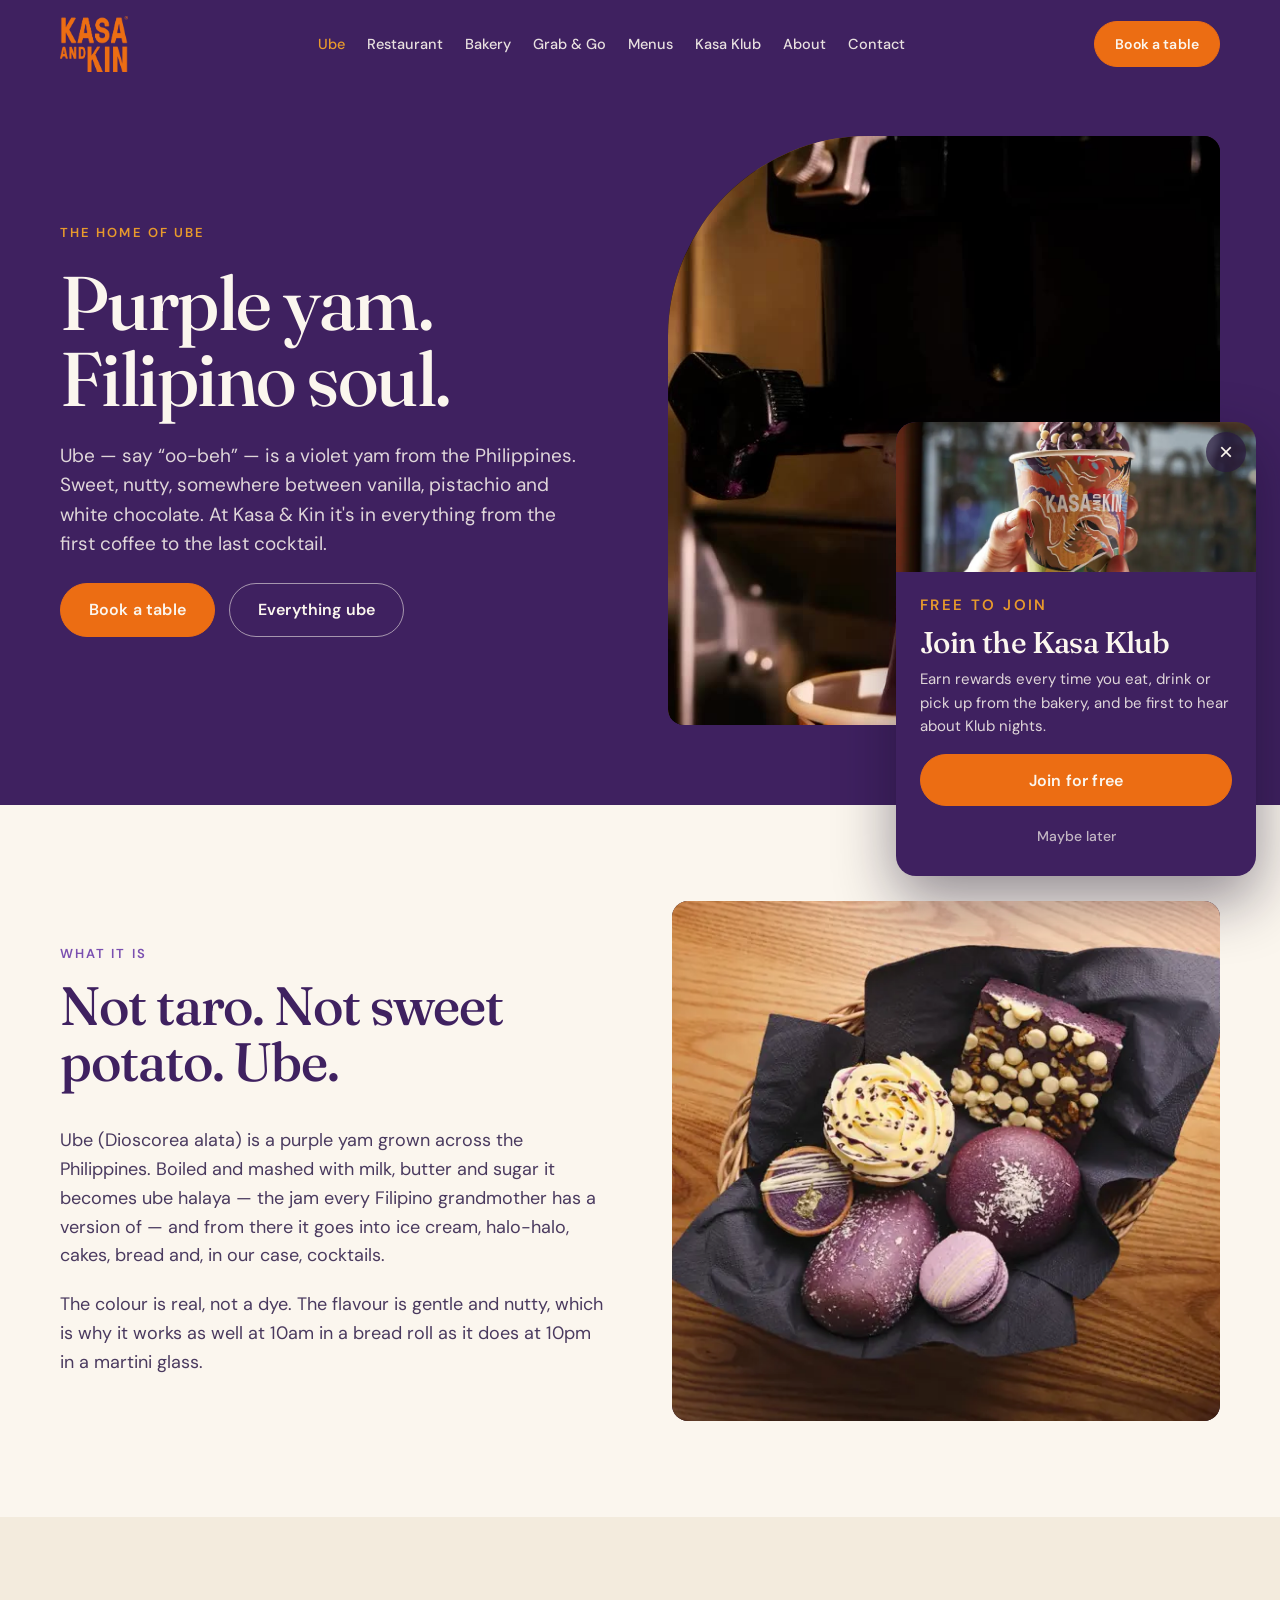
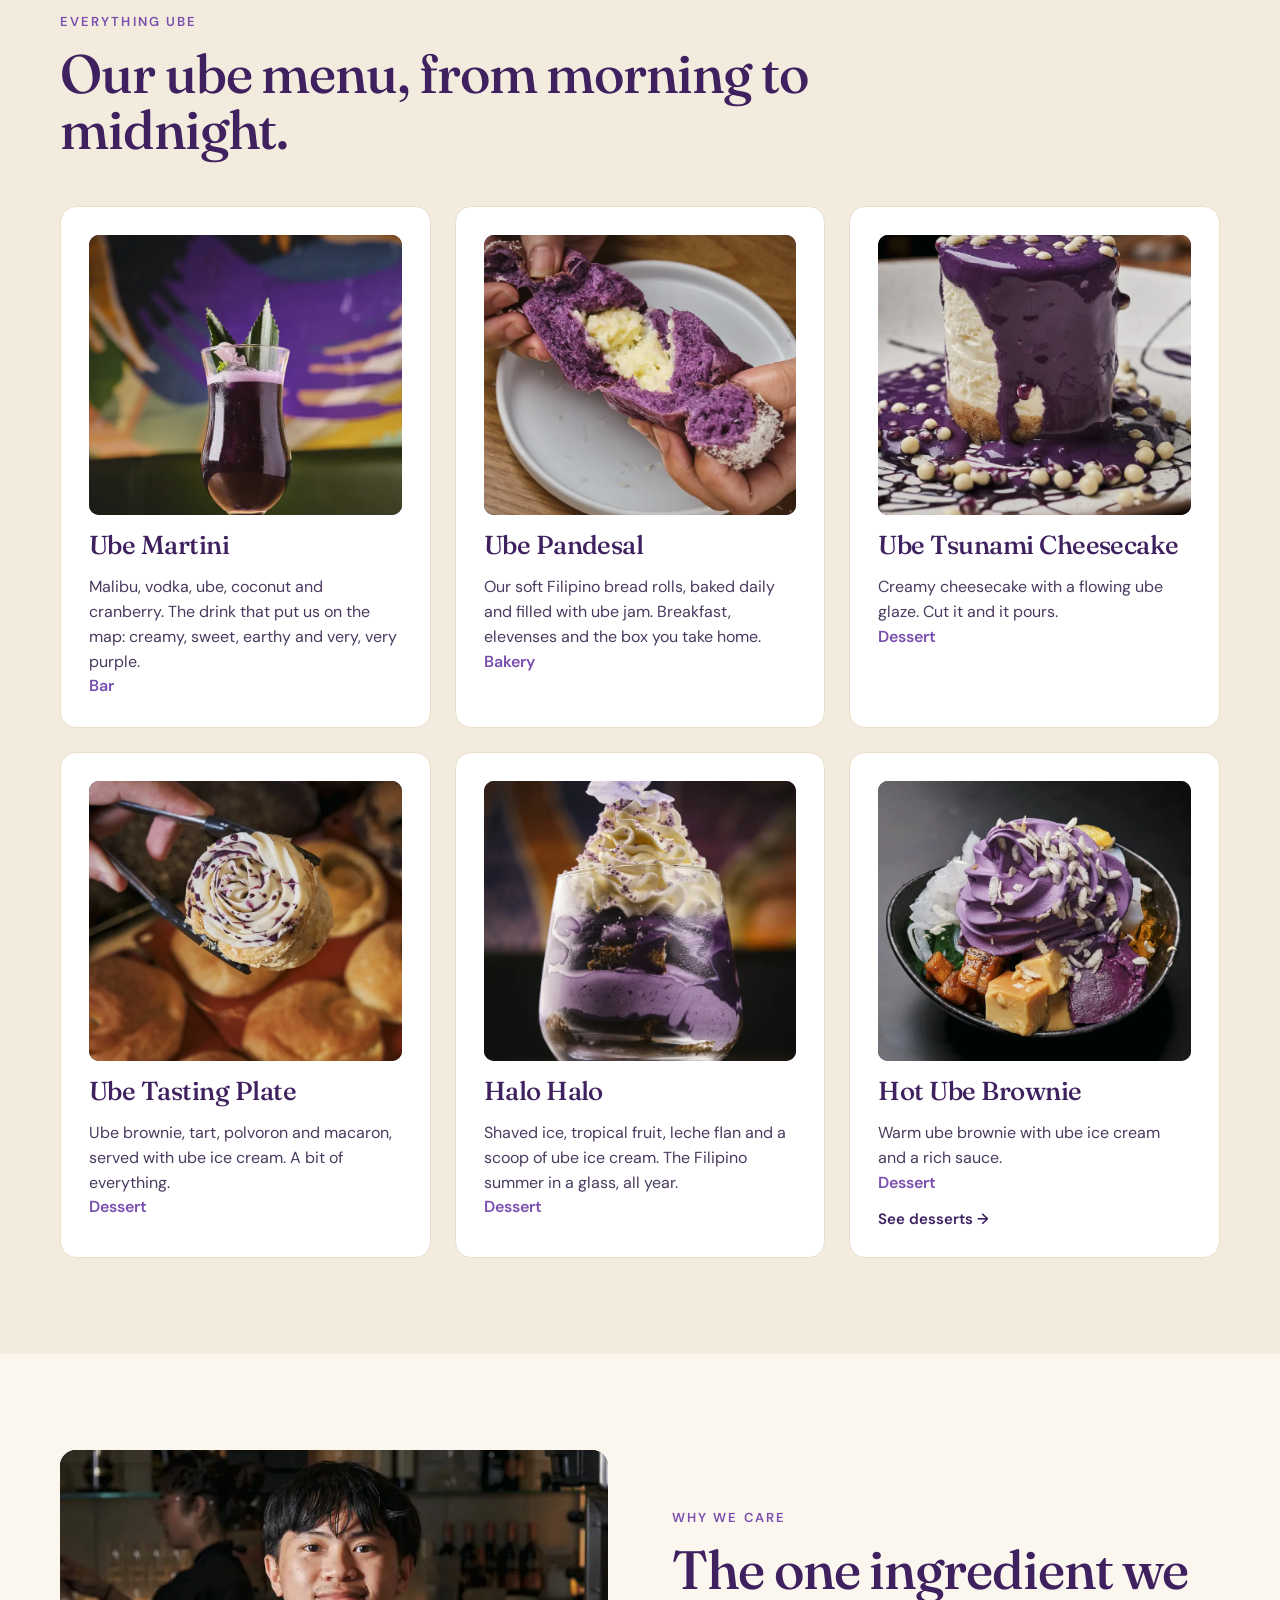
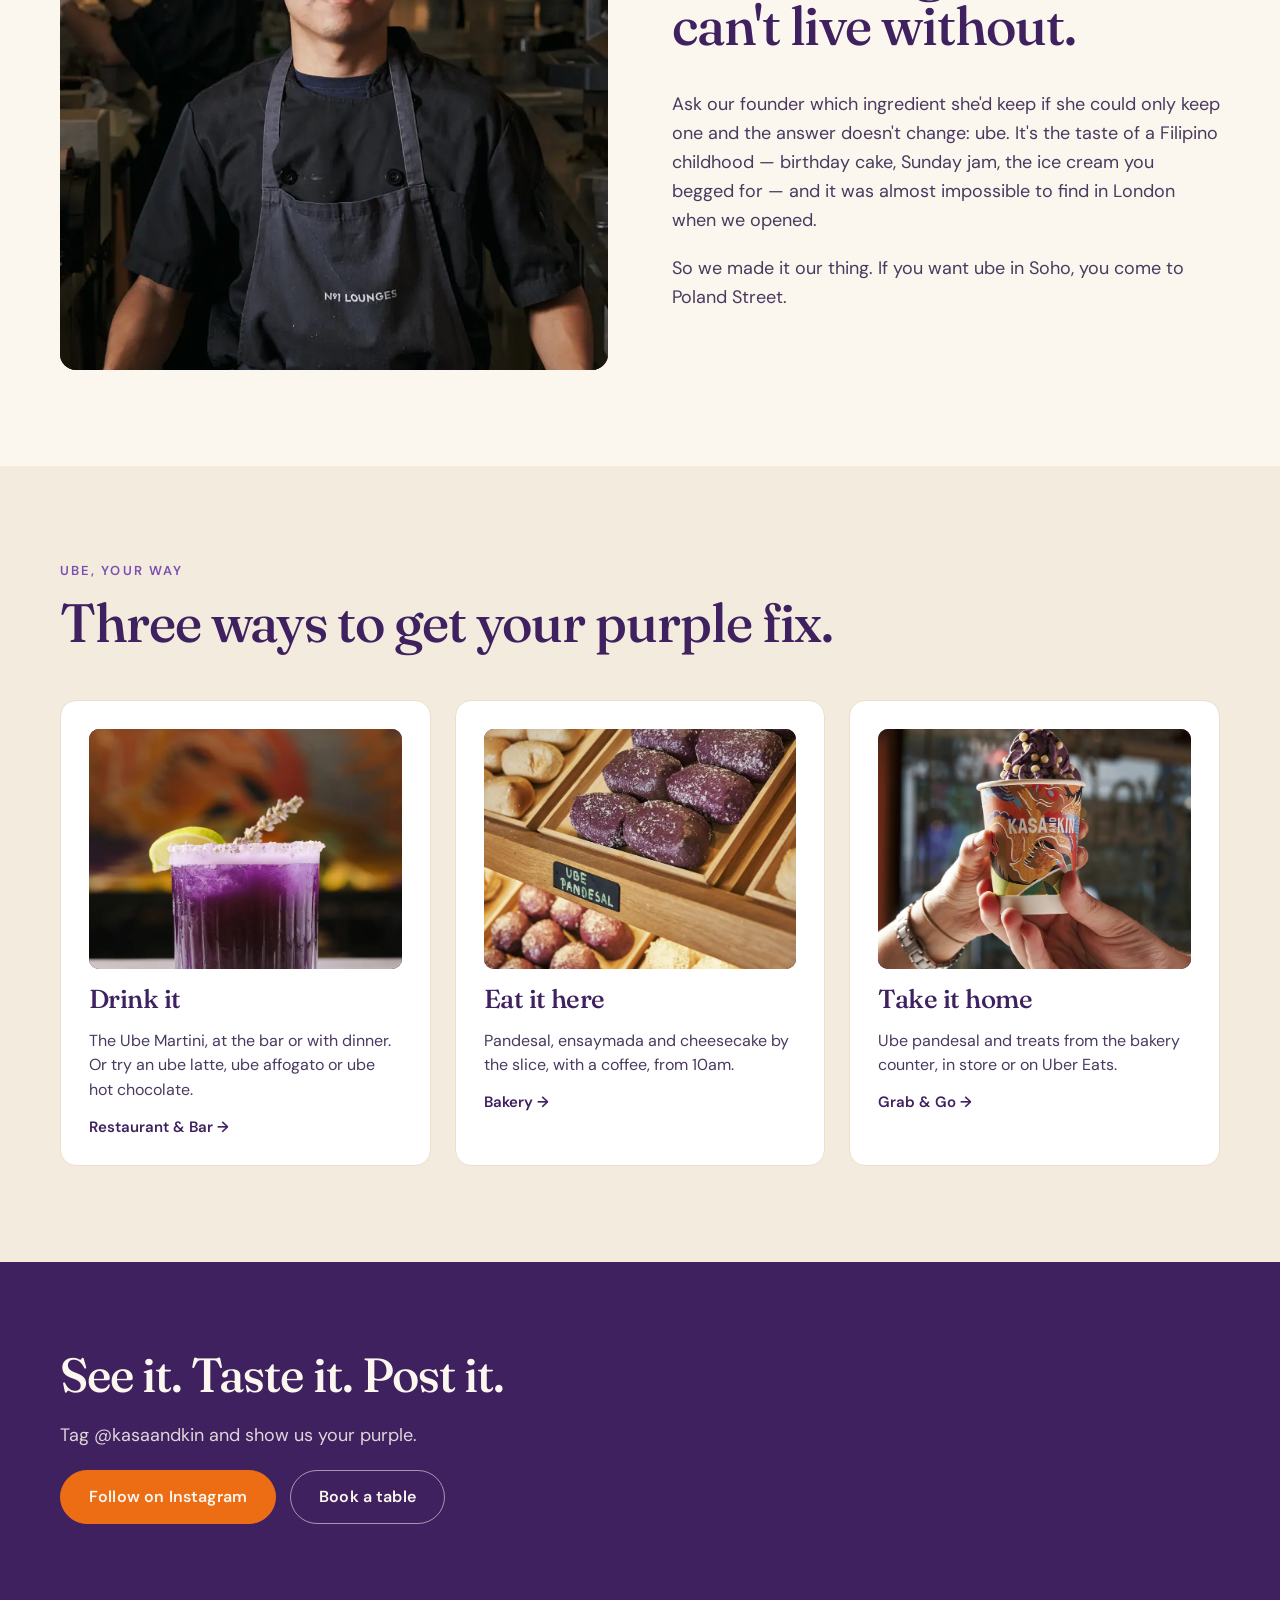
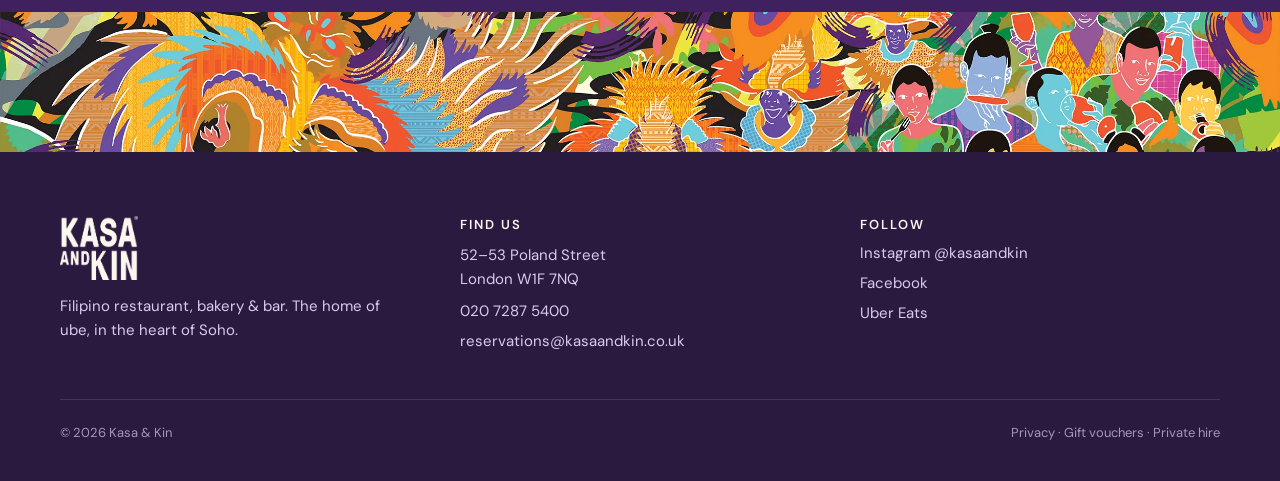
<file: ube.html>
<!doctype html>
<html lang="en">
<head>
<meta charset="utf-8">
<meta name="viewport" content="width=device-width, initial-scale=1">
<title>Ube in London | The Home of Ube — Kasa & Kin, Soho</title>
<meta name="description" content="What is ube? Purple yam, Filipino soul. Ube Martini, ube pandesal, ube cheesecake, ube cake and more at Kasa & Kin, Soho.">
<link rel="canonical" href="https://kasaandkin.co.uk/ube.html">
<meta property="og:title" content="Ube in London | The Home of Ube — Kasa & Kin, Soho">
<meta property="og:description" content="What is ube? Purple yam, Filipino soul. Ube Martini, ube pandesal, ube cheesecake, ube cake and more at Kasa & Kin, Soho.">
<meta property="og:type" content="website">
<meta property="og:url" content="https://kasaandkin.co.uk/ube.html">
<meta property="og:image" content="https://kasaandkin.co.uk/images/og-ube.jpg">
<meta name="theme-color" content="#3F2160">
<link rel="icon" href="images/favicon.png"><link rel="apple-touch-icon" href="images/favicon.png">
<link rel="preconnect" href="https://fonts.googleapis.com">
<link rel="preconnect" href="https://fonts.gstatic.com" crossorigin>
<link href="https://fonts.googleapis.com/css2?family=Fraunces:ital,opsz,wght@0,9..144,300..900;1,9..144,300..900&family=DM+Sans:wght@400;500;600;700&display=swap" rel="stylesheet">
<link rel="stylesheet" href="css/style.css?v=20261104184150">

</head>
<body>
<div class="site" style="display:flex;flex-direction:column;background:#FBF6EE">
<header class="site-header" style="background:#3F2160;color:#FBF6EE;box-sizing:border-box">
  <div class="topbar-shell"><div class="wrap topbar" style="display:flex;align-items:center;justify-content:space-between;gap:24px;padding-top:18px;padding-bottom:18px">
    <a href="index.html" class="logo" aria-label="Kasa and Kin home" style="display:flex;align-items:center;flex-shrink:0"><img src="images/logo.png" alt="Kasa and Kin" style="height:56px;width:auto;display:block"></a>
    <button class="nav-toggle" type="button" aria-expanded="false" aria-controls="site-nav" aria-label="Open menu"><span class="burger" aria-hidden="true"><span></span><span></span><span></span></span><span class="nav-toggle-label">Menu</span></button><nav id="site-nav" class="nav" aria-label="Main"><a href="ube.html">Ube</a><a href="restaurant.html">Restaurant</a><a href="bakery.html">Bakery</a><a href="grab-and-go.html">Grab &amp; Go</a><a href="menus.html">Menus</a><a href="kasa-klub.html">Kasa Klub</a><a href="about.html">About</a><a href="contact.html">Contact</a><a href="https://tables.toasttab.com/restaurants/767cba43-fa35-4088-9961-1121550fa5e2/reserve?partySize=2" target="_blank" rel="noopener" class="btn btn-gold nav-book">Book a table</a></nav>
    <a href="https://tables.toasttab.com/restaurants/767cba43-fa35-4088-9961-1121550fa5e2/reserve?partySize=2" target="_blank" rel="noopener" class="btn btn-gold book-top" style="min-height:44px;padding:0 20px;font-size:14px;white-space:nowrap;flex-shrink:0">Book<span class="bt-long">&nbsp;a table</span></a>
  </div></div>
  <div class="wrap cols2" style="display:grid;grid-template-columns:repeat(2, minmax(0, 1fr));gap:56px;align-items:center;padding-top:48px;padding-bottom:80px">
    <div style="display:flex;flex-direction:column;gap:24px">
      <p class="eyebrow" style="margin:0;color:#E89A2C">The home of ube</p>
      <h1 class="h-display hero-h" style="font-size:76px;line-height:1.0;color:#FBF6EE">Purple yam.<br>Filipino soul.</h1>
      <p style="margin:0;font-size:19px;line-height:1.55;max-width:520px;color:rgba(251,246,238,0.85)">Ube — say “oo-beh” — is a violet yam from the Philippines. Sweet, nutty, somewhere between vanilla, pistachio and white chocolate. At Kasa &amp; Kin it's in everything from the first coffee to the last cocktail.</p>
      <div style="display:flex;gap:14px;flex-wrap:wrap"><a href="https://tables.toasttab.com/restaurants/767cba43-fa35-4088-9961-1121550fa5e2/reserve?partySize=2" target="_blank" rel="noopener" class="btn btn-gold">Book a table</a><a href="#everything" class="btn btn-ghost">Everything ube</a></div>
    </div>
    <div class="ph ph-media hero-vid" style="border-radius:200px 16px 16px 16px;background-image:url(video/kk-v12.jpg)"><video autoplay muted loop playsinline webkit-playsinline disablepictureinpicture preload="auto" poster="video/kk-v12.jpg" aria-label="Ube soft serve topped in a Kasa and Kin cup"><source src="video/kk-v12.mp4" type="video/mp4"></video></div>
  </div>
</header>
<section style="padding:96px 0"><div class="wrap"><div class="cols2" style="display:grid;grid-template-columns:repeat(2, minmax(0, 1fr));gap:64px;align-items:center"><div style="display:flex;flex-direction:column;gap:20px"><div style="display:flex;flex-direction:column;gap:16px;max-width:820px;margin-bottom:48px"><p class="eyebrow" style="margin:0;color:#7A4FB0">What it is</p><h2 class="h-display sec-h" style="font-size:54px;line-height:1.04;color:#3F2160">Not taro. Not sweet potato. Ube.</h2></div><p class="body" style="margin-top:-32px">Ube (Dioscorea alata) is a purple yam grown across the Philippines. Boiled and mashed with milk, butter and sugar it becomes ube halaya — the jam every Filipino grandmother has a version of — and from there it goes into ice cream, halo-halo, cakes, bread and, in our case, cocktails.</p><p class="body">The colour is real, not a dye. The flavour is gentle and nutty, which is why it works as well at 10am in a bread roll as it does at 10pm in a martini glass.</p></div><div class="ph ph-media" style="height:520px;border-radius:16px"><picture><source type="image/webp" srcset="images/kk-08-800.webp 800w, images/kk-08-1600.webp 1600w" sizes="(max-width:860px) 100vw, 50vw"><img src="images/kk-08-1600.jpg" alt="Basket of ube pastries and cakes" loading="lazy" decoding="async" style="object-position:center"></picture></div></div></div></section>
<section style="background:#F3EBDD;padding:96px 0"><div class="wrap"><div id="everything"></div><div style="display:flex;flex-direction:column;gap:16px;max-width:820px;margin-bottom:48px"><p class="eyebrow" style="margin:0;color:#7A4FB0">Everything ube</p><h2 class="h-display sec-h" style="font-size:54px;line-height:1.04;color:#3F2160">Our ube menu, from morning to midnight.</h2></div><div class="cols3" style="display:grid;grid-template-columns:repeat(3, minmax(0, 1fr));gap:24px"><article class="card"><div class="ph ph-media" style="height:280px"><picture><source type="image/webp" srcset="images/kk-25-800.webp 800w, images/kk-25-1600.webp 1600w" sizes="(max-width:860px) 100vw, 50vw"><img src="images/kk-25-1600.jpg" alt="Purple ube cocktail in a tall glass" loading="lazy" decoding="async" style="object-position:center"></picture></div><h3 class="h-display" style="font-size:26px;color:#3F2160">Ube Martini</h3><p style="margin:0;font-size:16px;line-height:1.55;color:#4A3A5F">Malibu, vodka, ube, coconut and cranberry. The drink that put us on the map: creamy, sweet, earthy and very, very purple.<br><span style="font-weight:600;color:#7A4FB0">Bar</span></p></article><article class="card"><div class="ph ph-media" style="height:280px"><picture><source type="image/webp" srcset="images/kk-00-800.webp 800w, images/kk-00-1600.webp 1600w" sizes="(max-width:860px) 100vw, 50vw"><img src="images/kk-00-1600.jpg" alt="Ube pandesal torn open to show the filling" loading="lazy" decoding="async" style="object-position:center"></picture></div><h3 class="h-display" style="font-size:26px;color:#3F2160">Ube Pandesal</h3><p style="margin:0;font-size:16px;line-height:1.55;color:#4A3A5F">Our soft Filipino bread rolls, baked daily and filled with ube jam. Breakfast, elevenses and the box you take home.<br><span style="font-weight:600;color:#7A4FB0">Bakery</span></p></article><article class="card"><div class="ph ph-media" style="height:280px"><picture><source type="image/webp" srcset="images/kk-03-800.webp 800w, images/kk-03-1600.webp 1600w" sizes="(max-width:860px) 100vw, 50vw"><img src="images/kk-03-1600.jpg" alt="Ube cheesecake with ube glaze and white pearls" loading="lazy" decoding="async" style="object-position:center"></picture></div><h3 class="h-display" style="font-size:26px;color:#3F2160">Ube Tsunami Cheesecake</h3><p style="margin:0;font-size:16px;line-height:1.55;color:#4A3A5F">Creamy cheesecake with a flowing ube glaze. Cut it and it pours.<br><span style="font-weight:600;color:#7A4FB0">Dessert</span></p></article><article class="card"><div class="ph ph-media" style="height:280px"><picture><source type="image/webp" srcset="images/kk-30-800.webp 800w, images/kk-30-1600.webp 1600w" sizes="(max-width:860px) 100vw, 50vw"><img src="images/kk-30-1600.jpg" alt="Ube ensaymada held with tongs" loading="lazy" decoding="async" style="object-position:center"></picture></div><h3 class="h-display" style="font-size:26px;color:#3F2160">Ube Tasting Plate</h3><p style="margin:0;font-size:16px;line-height:1.55;color:#4A3A5F">Ube brownie, tart, polvoron and macaron, served with ube ice cream. A bit of everything.<br><span style="font-weight:600;color:#7A4FB0">Dessert</span></p></article><article class="card"><div class="ph ph-media" style="height:280px"><picture><source type="image/webp" srcset="images/kk-11-800.webp 800w, images/kk-11-1600.webp 1600w" sizes="(max-width:860px) 100vw, 50vw"><img src="images/kk-11-1600.jpg" alt="Layered ube dessert in a tall glass" loading="lazy" decoding="async" style="object-position:center"></picture></div><h3 class="h-display" style="font-size:26px;color:#3F2160">Halo Halo</h3><p style="margin:0;font-size:16px;line-height:1.55;color:#4A3A5F">Shaved ice, tropical fruit, leche flan and a scoop of ube ice cream. The Filipino summer in a glass, all year.<br><span style="font-weight:600;color:#7A4FB0">Dessert</span></p></article><article class="card"><div class="ph ph-media" style="height:280px"><picture><source type="image/webp" srcset="images/kk-05-800.webp 800w, images/kk-05-1600.webp 1600w" sizes="(max-width:860px) 100vw, 50vw"><img src="images/kk-05-1600.jpg" alt="Ube halo-halo topped with purple soft serve" loading="lazy" decoding="async" style="object-position:center"></picture></div><h3 class="h-display" style="font-size:26px;color:#3F2160">Hot Ube Brownie</h3><p style="margin:0;font-size:16px;line-height:1.55;color:#4A3A5F">Warm ube brownie with ube ice cream and a rich sauce.<br><span style="font-weight:600;color:#7A4FB0">Dessert</span></p><a href="menus.html#desserts" style="font-weight:600;font-size:15px">See desserts →</a></article></div></div></section>
<section style="padding:96px 0"><div class="wrap"><div class="cols2" style="display:grid;grid-template-columns:repeat(2, minmax(0, 1fr));gap:64px;align-items:center"><div class="ph ph-media" style="height:520px;border-radius:16px"><picture><source type="image/webp" srcset="images/kk-32-800.webp 800w, images/kk-32-1600.webp 1600w" sizes="(max-width:860px) 100vw, 50vw"><img src="images/kk-32-1600.jpg" alt="Baker holding a tray of ube pandesal" loading="lazy" decoding="async" style="object-position:center 30%"></picture></div><div style="display:flex;flex-direction:column;gap:20px"><div style="display:flex;flex-direction:column;gap:16px;max-width:820px;margin-bottom:48px"><p class="eyebrow" style="margin:0;color:#7A4FB0">Why we care</p><h2 class="h-display sec-h" style="font-size:54px;line-height:1.04;color:#3F2160">The one ingredient we can't live without.</h2></div><p class="body" style="margin-top:-32px">Ask our founder which ingredient she'd keep if she could only keep one and the answer doesn't change: ube. It's the taste of a Filipino childhood — birthday cake, Sunday jam, the ice cream you begged for — and it was almost impossible to find in London when we opened.</p><p class="body">So we made it our thing. If you want ube in Soho, you come to Poland Street.</p></div></div></div></section>
<section style="background:#F3EBDD;padding:96px 0"><div class="wrap"><div style="display:flex;flex-direction:column;gap:16px;max-width:820px;margin-bottom:48px"><p class="eyebrow" style="margin:0;color:#7A4FB0">Ube, your way</p><h2 class="h-display sec-h" style="font-size:54px;line-height:1.04;color:#3F2160">Three ways to get your purple fix.</h2></div><div class="cols3" style="display:grid;grid-template-columns:repeat(3, minmax(0, 1fr));gap:24px"><article class="card"><div class="ph ph-media" style="height:240px"><picture><source type="image/webp" srcset="images/kk-26-800.webp 800w, images/kk-26-1600.webp 1600w" sizes="(max-width:860px) 100vw, 50vw"><img src="images/kk-26-1600.jpg" alt="Violet cocktail with lime" loading="lazy" decoding="async" style="object-position:center"></picture></div><h3 class="h-display" style="font-size:26px;color:#3F2160">Drink it</h3><p style="margin:0;font-size:16px;line-height:1.55;color:#4A3A5F">The Ube Martini, at the bar or with dinner. Or try an ube latte, ube affogato or ube hot chocolate.</p><a href="restaurant.html" style="font-weight:600;font-size:15px">Restaurant &amp; Bar →</a></article><article class="card"><div class="ph ph-media" style="height:240px"><picture><source type="image/webp" srcset="images/kk-29-800.webp 800w, images/kk-29-1600.webp 1600w" sizes="(max-width:860px) 100vw, 50vw"><img src="images/kk-29-1600.jpg" alt="Ube pandesal on the bakery counter" loading="lazy" decoding="async" style="object-position:center"></picture></div><h3 class="h-display" style="font-size:26px;color:#3F2160">Eat it here</h3><p style="margin:0;font-size:16px;line-height:1.55;color:#4A3A5F">Pandesal, ensaymada and cheesecake by the slice, with a coffee, from 10am.</p><a href="bakery.html" style="font-weight:600;font-size:15px">Bakery →</a></article><article class="card"><div class="ph ph-media" style="height:240px"><picture><source type="image/webp" srcset="images/kk-33-800.webp 800w, images/kk-33-1600.webp 1600w" sizes="(max-width:860px) 100vw, 50vw"><img src="images/kk-33-1600.jpg" alt="Ube soft serve in a Kasa and Kin cup" loading="lazy" decoding="async" style="object-position:center"></picture></div><h3 class="h-display" style="font-size:26px;color:#3F2160">Take it home</h3><p style="margin:0;font-size:16px;line-height:1.55;color:#4A3A5F">Ube pandesal and treats from the bakery counter, in store or on Uber Eats.</p><a href="grab-and-go.html" style="font-weight:600;font-size:15px">Grab &amp; Go →</a></article></div></div></section>
<section style="background:#3F2160;color:#FBF6EE;padding:88px 0"><div class="wrap" style="display:flex;flex-direction:column;align-items:flex-start;gap:20px"><h2 class="h-display sec-h" style="font-size:48px;line-height:1.06;color:#FBF6EE;max-width:760px">See it. Taste it. Post it.</h2><p style="margin:0;font-size:18px;line-height:1.6;color:rgba(251,246,238,0.85);max-width:620px">Tag @kasaandkin and show us your purple.</p><div style="display:flex;gap:14px;flex-wrap:wrap"><a href="https://instagram.com/kasaandkin" class="btn btn-gold">Follow on Instagram</a><a href="https://tables.toasttab.com/restaurants/767cba43-fa35-4088-9961-1121550fa5e2/reserve?partySize=2" target="_blank" rel="noopener" class="btn btn-ghost">Book a table</a></div></div></section>
<div class="mural mural-strip" aria-hidden="true"></div>
<footer class="foot" style="background:#2A1A3F;color:#D9CBEF;padding:64px 0 40px">
  <div class="wrap" style="display:flex;flex-direction:column;gap:48px">
    <div class="cols3" style="display:grid;grid-template-columns:repeat(3, minmax(0, 1fr));gap:40px">
      <div style="display:flex;flex-direction:column;gap:14px">
        <img src="images/logo-cream.png" alt="Kasa and Kin" style="height:64px;width:auto;display:block">
        <p style="margin:0;font-size:15px;line-height:1.6;max-width:320px">Filipino restaurant, bakery &amp; bar. The home of ube, in the heart of Soho.</p>
      </div>
      <div style="display:flex;flex-direction:column;gap:10px">
        <span class="eyebrow" style="color:#FBF6EE">Find us</span>
        <span style="font-size:15px;line-height:1.6">52–53 Poland Street<br>London W1F 7NQ</span>
        <a href="tel:02072875400">020 7287 5400</a>
        <a href="mailto:reservations@kasaandkin.co.uk">reservations@kasaandkin.co.uk</a>
      </div>
      <div style="display:flex;flex-direction:column;gap:10px">
        <span class="eyebrow" style="color:#FBF6EE">Follow</span>
        <a href="https://instagram.com/kasaandkin">Instagram @kasaandkin</a>
        <a href="https://www.facebook.com">Facebook</a>
        <a href="https://www.ubereats.com">Uber Eats</a>
      </div>
    </div>
    <div style="display:flex;justify-content:space-between;flex-wrap:wrap;gap:12px;border-top:1px solid rgba(217,203,239,0.2);padding-top:24px;font-size:13px;opacity:0.7">
      <span>© 2026 Kasa &amp; Kin</span>
      <span>Privacy · Gift vouchers · Private hire</span>
    </div>
  </div>
</footer>
</div>
<aside class="kk-pop" id="kk-pop" role="dialog" aria-modal="false" aria-labelledby="kk-pop-title" hidden>
  <button class="kk-pop-x" type="button" aria-label="Close">×</button>
  <div class="kk-pop-img"><picture><source type="image/webp" srcset="images/kk-33-800.webp"><img src="images/kk-33-1600.jpg" alt="Ube soft serve in a Kasa and Kin cup" loading="lazy"></picture></div>
  <div class="kk-pop-body">
    <p class="eyebrow" style="margin:0;color:#E89A2C">Free to join</p>
    <h2 id="kk-pop-title" class="h-display">Join the Kasa Klub</h2>
    <p>Earn rewards every time you eat, drink or pick up from the bakery, and be first to hear about Klub nights.</p>
    <a class="btn btn-gold kk-pop-cta" href="https://www.toasttab.com/kasa-and-kin/rewardsSignup" target="_blank" rel="noopener">Join for free</a>
    <button class="kk-pop-later" type="button">Maybe later</button>
  </div>
</aside>
<script src="js/main.js?v=20261104181426"></script>
</body>
</html>
</file>
<file: css/style.css>
html,body{height:auto;min-height:100%;overflow-x:clip}
body{margin:0;background:#FBF6EE;font-family:"DM Sans",system-ui,sans-serif;color:#2A1A3F;-webkit-font-smoothing:antialiased}
a{color:#3F2160;text-decoration:none}a:hover{color:#E89A2C}
.btn{display:inline-flex;align-items:center;justify-content:center;min-height:52px;padding:0 28px;border-radius:999px;font-weight:600;font-size:16px;letter-spacing:0.01em;border:1.5px solid transparent;cursor:pointer;font-family:"DM Sans",sans-serif}
.btn-gold{background:#EC6D13;color:#FBF6EE;border-color:#EC6D13}.btn-gold:hover{background:#F58A3C;color:#FBF6EE}
.btn-ghost{background:transparent;color:#FBF6EE;border-color:rgba(251,246,238,0.55)}.btn-ghost:hover{color:#FBF6EE;border-color:#FBF6EE}
.btn-ube{background:#3F2160;color:#FBF6EE;border-color:#3F2160}.btn-ube:hover{background:#56307F;color:#FBF6EE}
.btn-outline{background:transparent;color:#3F2160;border-color:#3F2160}.btn-outline:hover{background:#3F2160;color:#FBF6EE}
.ph{display:flex;align-items:flex-end;justify-content:flex-start;padding:18px;font-size:13px;font-weight:500;letter-spacing:0.04em;text-transform:uppercase;box-sizing:border-box;border-radius:6px}
.ph-ube{background:linear-gradient(160deg,#56307F,#2A1A3F);color:rgba(251,246,238,0.7)}
.ph-cream{background:#EFE4D2;color:#6A5A4A}
.ph-lilac{background:#D9CBEF;color:#3F2160}
.nav{gap:22px !important}.nav a{font-weight:500;font-size:14.5px;color:#FBF6EE;opacity:0.9;white-space:nowrap}.nav a:hover{opacity:1;color:#E89A2C}
.eyebrow{font-size:13px;font-weight:600;letter-spacing:0.16em;text-transform:uppercase}
.h-display{font-family:"Fraunces",Georgia,serif;font-weight:500;letter-spacing:-0.02em;margin:0}
.wrap{max-width:1240px;margin:0 auto;padding:0 40px;box-sizing:border-box}
.marquee{display:flex;gap:48px;overflow:hidden;white-space:nowrap;font-family:"Fraunces",Georgia,serif;font-style:italic;font-size:22px}
.card{background:#FFFFFF;border:1px solid #EADFCB;border-radius:16px;padding:28px;box-sizing:border-box;display:flex;flex-direction:column;gap:14px}
.foot a{color:#D9CBEF;font-size:15px}.foot a:hover{color:#E89A2C}
.hours{display:grid;grid-template-columns:repeat(2, minmax(0, 1fr));gap:6px 20px;font-size:15px;line-height:1.5}
@media (max-width:860px){.cols3{grid-template-columns:repeat(1, minmax(0, 1fr)) !important}.cols2{grid-template-columns:repeat(1, minmax(0, 1fr)) !important}.hero-h{font-size:64px !important}.sec-h{font-size:40px !important}.wrap{padding:0 20px}}
/* site-only */
html{scroll-behavior:smooth}
.site-header{position:sticky;top:0;z-index:50}
.nav-toggle{display:none;background:none;border:1.5px solid rgba(251,246,238,0.5);border-radius:999px;color:#FBF6EE;min-height:44px;padding:0 16px;font:600 14px "DM Sans",sans-serif;cursor:pointer}
.nav a.on{color:#E89A2C;opacity:1}
.menu-row{display:flex;justify-content:space-between;gap:24px;padding:16px 0;border-bottom:1px solid #EADFCB}
.menu-row b{font-weight:600;color:#3F2160;font-size:17px}.menu-row small{display:block;font-size:14px;color:#6A5A7F;margin-top:4px;line-height:1.5}.menu-row span.p{font-weight:600;color:#3F2160;white-space:nowrap}
.pill{display:inline-flex;align-items:center;min-height:36px;padding:0 16px;border-radius:999px;border:1.5px solid #3F2160;font-size:14px;font-weight:600;color:#3F2160}
.input{min-height:52px;border:1.5px solid #D9CBEF;border-radius:10px;padding:0 16px;font-size:16px;font-family:"DM Sans",sans-serif;background:#fff;color:#2A1A3F;box-sizing:border-box;width:100%}
label{font-size:14px;font-weight:600;color:#3F2160}
.body{font-size:18px;line-height:1.6;color:#4A3A5F;margin:0}
.ph img{width:100%;height:100%;object-fit:cover;border-radius:inherit;display:block}
@media (max-width:860px){
  .nav-toggle{display:inline-flex;align-items:center}
  .nav{display:none;position:absolute;left:0;right:0;top:100%;background:#2A1A3F;flex-direction:column !important;gap:0 !important;padding:8px 20px 16px;border-top:1px solid rgba(251,246,238,0.15)}
  .nav.open{display:flex}
  .nav a{padding:14px 0;border-bottom:1px solid rgba(251,246,238,0.1);font-size:17px}
  .site-header .wrap:first-child{flex-wrap:wrap;position:relative}
  .book-top{display:none !important}
  .cols4{grid-template-columns:repeat(1, minmax(0, 1fr)) !important}
  .hero-h{font-size:48px !important}
}

.topbar .logo .h-display{font-size:26px}
@media (max-width:1180px){.nav{gap:16px !important}.nav a{font-size:13.5px}.topbar .logo span:last-child{display:none}}
@media (max-width:1040px){
  .nav-toggle{display:inline-flex;align-items:center}
  .nav{display:none;position:absolute;left:0;right:0;top:100%;background:#2A1A3F;flex-direction:column;gap:0 !important;padding:8px 20px 16px;border-top:1px solid rgba(251,246,238,0.15)}
  .nav.open{display:flex}
  .nav a{padding:14px 0;border-bottom:1px solid rgba(251,246,238,0.1);font-size:17px;white-space:normal}
  .topbar{position:relative}
  .book-top{display:none !important}
}

/* ---- mobile menu: animation + book button ---- */
.nav-book{display:none}
.burger{position:relative;width:18px;height:12px;display:inline-block;margin-right:10px}
.burger span{position:absolute;left:0;width:100%;height:2px;background:#FBF6EE;border-radius:2px;transition:transform .35s cubic-bezier(.7,0,.2,1),opacity .2s ease,top .35s cubic-bezier(.7,0,.2,1)}
.burger span:nth-child(1){top:0}.burger span:nth-child(2){top:5px}.burger span:nth-child(3){top:10px}
.nav-toggle[aria-expanded="true"] .burger span:nth-child(1){top:5px;transform:rotate(45deg)}
.nav-toggle[aria-expanded="true"] .burger span:nth-child(2){opacity:0;transform:scaleX(0)}
.nav-toggle[aria-expanded="true"] .burger span:nth-child(3){top:5px;transform:rotate(-45deg)}
@media (max-width:1040px){
  .nav{display:flex !important;visibility:hidden;opacity:0;transform:translateY(-12px);clip-path:inset(0 0 100% 0);
       transition:clip-path .45s cubic-bezier(.7,0,.2,1),opacity .3s ease,transform .45s cubic-bezier(.7,0,.2,1),visibility 0s linear .45s;
       box-shadow:0 24px 40px rgba(20,10,35,0.35);padding:8px 20px 24px !important}
  .nav.open{visibility:visible;opacity:1;transform:none;clip-path:inset(0 0 0 0);
       transition:clip-path .5s cubic-bezier(.7,0,.2,1),opacity .25s ease,transform .5s cubic-bezier(.7,0,.2,1),visibility 0s}
  .nav a{opacity:0;transform:translateY(-8px);transition:opacity .3s ease,transform .3s ease}
  .nav.open a{opacity:0.92;transform:none}
  .nav.open a:nth-child(1){transition-delay:.08s}.nav.open a:nth-child(2){transition-delay:.12s}
  .nav.open a:nth-child(3){transition-delay:.16s}.nav.open a:nth-child(4){transition-delay:.20s}
  .nav.open a:nth-child(5){transition-delay:.24s}.nav.open a:nth-child(6){transition-delay:.28s}
  .nav.open a:nth-child(7){transition-delay:.32s}.nav.open a:nth-child(8){transition-delay:.36s}
  .nav.open a:nth-child(9){transition-delay:.42s}
  .nav a.nav-book{display:inline-flex;margin-top:20px;border-bottom:0;padding:0 28px;justify-content:center;font-size:16px;color:#FBF6EE;opacity:0}
  .nav.open a.nav-book{opacity:1}
}
@media (prefers-reduced-motion:reduce){
  .nav,.nav a,.burger span{transition:none !important}
}

/* ---- real photos & video ---- */
.ph-media{padding:0 !important;overflow:hidden;position:relative;background:#2A1A3F}
.ph-media picture,.ph-media img,.ph-media video,.ph-media iframe{position:absolute;inset:0;width:100%;height:100%;display:block}
.ph-media img,.ph-media video{object-fit:cover}
.card .ph-media{border-radius:10px}
article.card[style*="padding:0"] .ph-media{border-radius:0}

.nav{display:flex;align-items:center}
@media (max-width:1040px){.nav{flex-direction:column;align-items:stretch}}
.site-header{z-index:100}
.nav{z-index:120}
@media (max-width:1040px){.nav{position:absolute}}

/* ---- revolving strip ---- */
.marquee{display:block !important;overflow:hidden;white-space:nowrap;-webkit-mask-image:linear-gradient(90deg,transparent,#000 6%,#000 94%,transparent);mask-image:linear-gradient(90deg,transparent,#000 6%,#000 94%,transparent)}
.marquee-track{display:flex;width:max-content;animation:kk-marquee 38s linear infinite}
.marquee-group{display:flex;gap:48px;padding-right:48px;flex-shrink:0}
.marquee .dot{color:#E89A2C}
@keyframes kk-marquee{from{transform:translateX(0)}to{transform:translateX(-50%)}}
@media (max-width:860px){.marquee{font-size:19px}.marquee-track{animation-duration:28s}.marquee-group{gap:32px;padding-right:32px}}
@media (prefers-reduced-motion:reduce){.marquee-track{animation:none}}
/* keep logos at their natural proportions inside flex columns */
.foot img,.logo img{align-self:flex-start;width:auto !important;max-width:100%;object-fit:contain;flex:none}

/* ---- mobile header: Book | logo | Menu ---- */
@media (max-width:1040px){
  .topbar{display:grid !important;grid-template-columns:1fr auto 1fr;align-items:center;gap:12px}
  .topbar .logo{grid-column:2;grid-row:1;justify-self:center}
  .topbar .book-top{display:inline-flex !important;grid-column:1;grid-row:1;justify-self:start;min-height:44px !important;padding:0 18px !important;font-size:14px !important}
  .topbar .nav-toggle{grid-column:3;grid-row:1;justify-self:end}
  .topbar .bt-long{display:none}
  .topbar .logo img{height:50px !important}
}
/* ---- homepage: video behind the hero on phones ---- */
.hero-bg{display:none}
@media (max-width:860px){
  .hero-bg{display:block;position:absolute;inset:0;z-index:0;overflow:hidden}
  .hero-bg::after{content:"";position:absolute;inset:0;background:linear-gradient(180deg,rgba(42,26,63,0.55) 0%,rgba(42,26,63,0.45) 35%,rgba(42,26,63,0.88) 78%,#3F2160 100%)}
  .site-header .topbar,.hero-grid,.site-header .marquee{position:relative;z-index:1}
  .site-header>div:last-child{position:relative;z-index:1}
  .hero-media{display:none !important}
  .hero-grid{min-height:calc(100svh - 160px);align-content:end;padding-top:24px !important;padding-bottom:40px !important}
  .hero-grid p{text-shadow:0 1px 12px rgba(20,10,35,0.45)}
  .hero-grid .h-display{text-shadow:0 2px 18px rgba(20,10,35,0.5)}
}

/* ---- smart sticky header: hides on scroll down, returns on scroll up ---- */
.site-header{position:relative !important;top:auto !important;padding-top:var(--tb-h,92px)}
.topbar-shell{position:fixed;top:0;left:0;right:0;z-index:200;background:rgba(63,33,96,0);transition:transform .35s cubic-bezier(.4,0,.2,1),background-color .25s ease,box-shadow .25s ease;will-change:transform}
.topbar-shell.scrolled{background:#3F2160;box-shadow:0 8px 28px rgba(20,10,35,0.28)}
.topbar-shell.tb-hide{transform:translateY(-100%)}
.topbar-shell .topbar{padding-top:16px !important;padding-bottom:16px !important}
@media (max-width:1040px){.topbar-shell .nav{max-height:calc(100svh - var(--tb-h,84px));overflow-y:auto}}
@media (prefers-reduced-motion:reduce){.topbar-shell{transition:none}}

/* top-of-page videos: 60% of the clip on desktop, original height on phones */
.hero-vid{height:460px}
@media (min-width:861px){.hero-vid{height:auto;aspect-ratio:15/16}}

/* ---- Kasa Klub slide-in ---- */
.kk-pop{position:fixed;right:24px;bottom:24px;z-index:300;width:360px;max-width:calc(100vw - 32px);background:#3F2160;color:#FBF6EE;border-radius:20px;overflow:hidden;box-shadow:0 24px 60px rgba(20,10,35,0.45);transform:translateX(calc(100% + 48px));transition:transform .55s cubic-bezier(.2,.8,.2,1);display:flex;flex-direction:column}
.kk-pop[hidden]{display:flex !important;visibility:hidden}
.kk-pop.show{transform:none;visibility:visible}
.kk-pop-img{height:150px;overflow:hidden}
.kk-pop-img img{width:100%;height:100%;object-fit:cover;object-position:center 40%;display:block}
.kk-pop-body{padding:22px 24px 20px;display:flex;flex-direction:column;gap:10px}
.kk-pop-body h2{font-size:30px;line-height:1.05;color:#FBF6EE;margin:0}
.kk-pop-body p{margin:0;font-size:15px;line-height:1.55;color:rgba(251,246,238,0.85)}
.kk-pop-cta{margin-top:6px;width:100%}
.kk-pop-later{background:none;border:0;color:rgba(251,246,238,0.7);font:500 14px "DM Sans",sans-serif;min-height:40px;cursor:pointer}
.kk-pop-later:hover{color:#FBF6EE}
.kk-pop-x{position:absolute;top:10px;right:10px;width:40px;height:40px;border-radius:999px;border:0;background:rgba(42,26,63,0.7);color:#FBF6EE;font-size:24px;line-height:1;cursor:pointer;z-index:1}
.kk-pop-x:hover{background:#2A1A3F}
@media (max-width:600px){.kk-pop{right:16px;left:16px;bottom:16px;width:auto}.kk-pop-img{height:120px}.kk-pop-body h2{font-size:26px}}
@media (prefers-reduced-motion:reduce){.kk-pop{transition:none}}
.kk-pop-cta{box-sizing:border-box}
@media (max-width:600px){.kk-pop-img{height:96px}.kk-pop-body{padding:18px 20px 14px;gap:8px}}

/* ---- menus: sticky section jump bar ---- */
.menu-jump{position:sticky;top:var(--tb-h,88px);z-index:150;background:rgba(251,246,238,0.96);-webkit-backdrop-filter:blur(8px);backdrop-filter:blur(8px);border-bottom:1px solid transparent;transition:top .35s cubic-bezier(.4,0,.2,1),box-shadow .25s ease,border-color .25s ease;padding:14px 0}
.tb-is-hidden .menu-jump{top:0}
.menu-jump.stuck{box-shadow:0 8px 24px rgba(42,26,63,0.10);border-bottom-color:#EADFCB}
.menu-jump-row{display:flex;gap:10px;overflow-x:auto;scrollbar-width:none;-webkit-overflow-scrolling:touch}
.menu-jump-row::-webkit-scrollbar{display:none}
.menu-jump .pill{flex:none;transition:background-color .2s ease,color .2s ease}
.menu-jump .pill:hover{background:#EEE6F6}
.menu-jump .pill.active{background:#3F2160;color:#FBF6EE;border-color:#3F2160}
@media (max-width:860px){.menu-jump{padding:10px 0}.menu-jump .pill{min-height:40px}}
@media (prefers-reduced-motion:reduce){.menu-jump{transition:none}}

/* ---- the Kasa & Kin mural ---- */
.mural{display:block;width:100%;background-color:#3F2160;background-repeat:no-repeat;background-size:auto 100%;background-position:0% 50%;
  background-image:url(../images/kk-mural.jpg);
  background-image:image-set(url(../images/kk-mural.webp) type("image/webp"), url(../images/kk-mural.jpg) type("image/jpeg"));
  animation:kk-mural-pan 45s ease-in-out infinite alternate}
.mural-big{height:clamp(220px,26vw,420px)}
.mural-strip{height:140px;animation-duration:60s}
@keyframes kk-mural-pan{from{background-position:0% 50%}to{background-position:100% 50%}}
@media (min-width:1600px){.mural-big{background-size:cover;animation:none}}
@media (max-width:860px){
  .mural-big{height:240px;animation-duration:30s;
    background-image:url(../images/kk-mural.jpg);
    background-image:image-set(url(../images/kk-mural-1400.webp) type("image/webp"), url(../images/kk-mural.jpg) type("image/jpeg"))}
  .mural-strip{height:110px;animation-duration:35s}
}
@media (prefers-reduced-motion:reduce){.mural{animation:none;background-position:50% 50%}}
.mural-strip{background-size:cover;background-position:50% 30%;animation-name:kk-mural-pan-y}
@keyframes kk-mural-pan-y{from{background-position:50% 15%}to{background-position:50% 85%}}
@media (max-width:860px){.mural-strip{background-size:auto 100%;animation-name:kk-mural-pan}}
</file>
